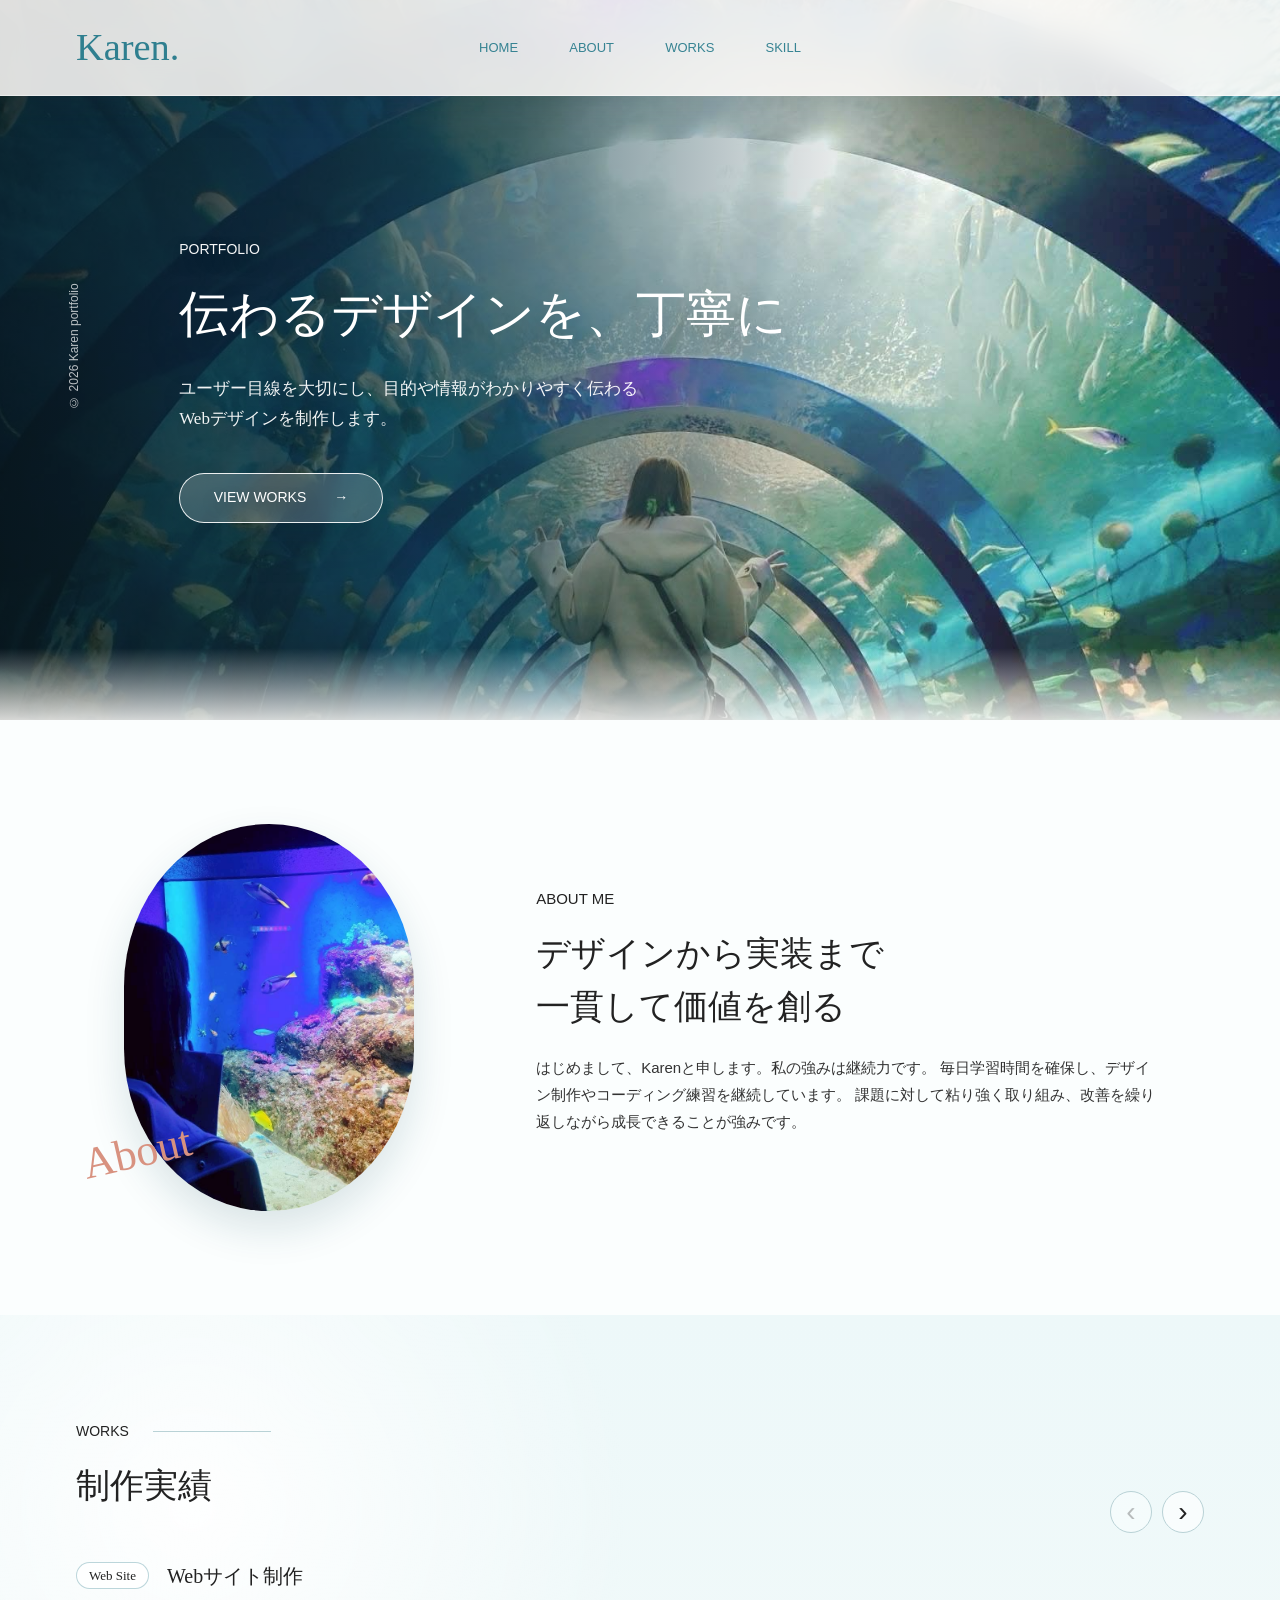
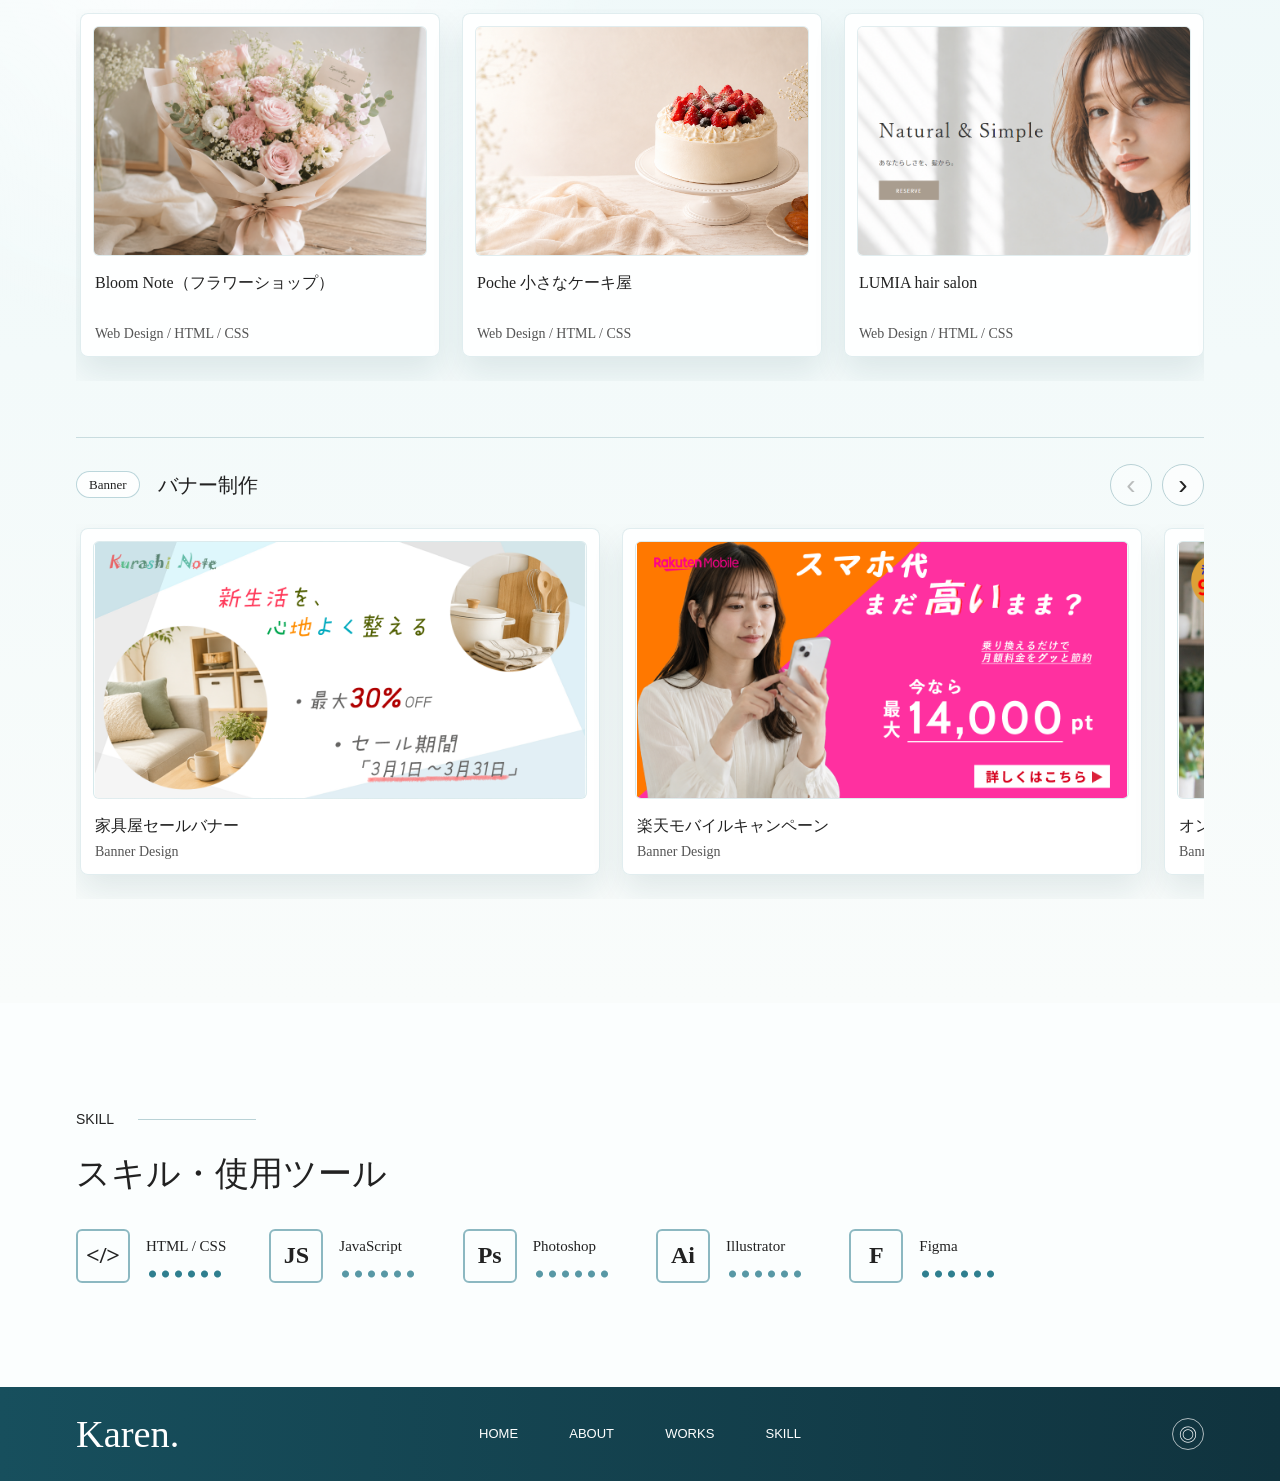
<file: index.html>
<!DOCTYPE html>
<html lang="ja">
<head>
  <meta charset="UTF-8">
  <meta name="viewport" content="width=device-width, initial-scale=1.0">
  <title>Karen Portfolio</title>
  <link rel="stylesheet" href="styles.css">
  <script src="script.js" defer></script>
</head>
<body>
  <header class="site-header">
    <a class="logo" href="#top">Karen.</a>
    <nav class="nav" aria-label="Main navigation">
      <a href="#top">HOME</a>
      <a href="#about">ABOUT</a>
      <a href="#works">WORKS</a>
      <a href="#skill">SKILL</a>
    </nav>
  </header>

  <main id="top">
    <section class="hero" aria-label="Portfolio introduction">
      <p class="vertical-copy">© 2026 Karen portfolio</p>
      <div class="hero-content">
        <p class="section-kicker">PORTFOLIO</p>
        <h1>伝わるデザインを、丁寧に</h1>
        <p class="hero-lead">ユーザー目線を大切にし、目的や情報がわかりやすく伝わる<br>Webデザインを制作します。</p>
        <a class="outline-button" href="#works">
          VIEW WORKS
          <span aria-hidden="true">→</span>
        </a>
      </div>
    </section>

    <section class="about section" id="about">
      <div class="about-photo-wrap">
        <img class="about-photo" src="images/profile-designer.jpg" alt="Web designer Karen profile portrait">
        <p class="script-label">About</p>
      </div>
      <div class="about-text">
        <p class="section-kicker">ABOUT ME</p>
        <h2>デザインから実装まで<br>一貫して価値を創る</h2>
        <p>
         はじめまして、Karenと申します。私の強みは継続力です。
         毎日学習時間を確保し、デザイン制作やコーディング練習を継続しています。
         課題に対して粘り強く取り組み、改善を繰り返しながら成長できることが強みです。
        </p>
      </div>
    </section>

    <section class="works section band" id="works">
      <div class="section-heading">
        <div>
          <p class="section-kicker with-line">WORKS</p>
          <h2>制作実績</h2>
        </div>

        <div class="work-controls" aria-label="Works slider controls">
          <button class="work-control work-control-prev" type="button" aria-label="Previous work">
            <span aria-hidden="true">&lsaquo;</span>
          </button>
          <button class="work-control work-control-next" type="button" aria-label="Next work">
            <span aria-hidden="true">&rsaquo;</span>
          </button>
        </div>
      </div>

      <div class="works-category">
        <p class="category-label">Web Site</p>
        <h3>Webサイト制作</h3>
      </div>

      <div class="work-grid" tabindex="0" aria-label="Works slider">
      
        <article class="work-card bloom-note">
          <a class="work-link" href="./create%20HP/index.html#" target="_blank" rel="noopener">
            <div class="work-visual screenshot-visual">
              <img src="images/flower.PNG" alt="Bloom Noteトップページのスクリーンショット">
            </div>
            <h3>Bloom Note（フラワーショップ）</h3>
            <p>Web Design / HTML / CSS</p>
          </a>
        </article>

        <article class="work-card poche">
          <a class="work-link" href="./ケーキ屋/index.html" target="_blank" rel="noopener">
            <div class="work-visual screenshot-visual">
              <img src="images/ケーキ屋.PNG" alt="Poche 小さなケーキ屋トップページのスクリーンショット">
            </div>
            <h3>Poche 小さなケーキ屋</h3>
            <p>Web Design / HTML / CSS</p>
          </a>
        </article>

        <article class="work-card lumia">
          <a class="work-link" href="./美容室HP/index.html#menu" target="_blank" rel="noopener">
            <div class="work-visual screenshot-visual">
              <img src="images/美容室.PNG" alt="LUMIA hair salonトップページのスクリーンショット">
            </div>
            <h3>LUMIA hair salon</h3>
            <p>Web Design / HTML / CSS</p>
          </a>
        </article>

        <article class="work-card yunagi">
          <a class="work-link" href="./酒場%20夕凪/index.html" target="_blank" rel="noopener">
            <div class="work-visual screenshot-visual">
              <img src="images/sakaba-yunagi.png" alt="酒場 夕凪トップページのスクリーンショット">
            </div>
            <h3>酒場 夕凪</h3>
            <p>Web Design / HTML / CSS</p>
          </a>
        </article>

        <article class="work-card hidamari-fit">
          <a class="work-link" href="./スポーツ/index.html#features" target="_blank" rel="noopener">
            <div class="work-visual screenshot-visual">
              <img src="images/hidamari-fit.png" alt="ひだまりフィットトップページのスクリーンショット">
            </div>
            <h3>ひだまりフィット</h3>
            <p>Web Design / HTML / CSS</p>
          </a>
        </article>
      </div>

      <div class="works-category banner-category">
        <p class="category-label">Banner</p>
        <h3>バナー制作</h3>
        <div class="work-controls banner-controls" aria-label="Banner slider controls">
          <button class="work-control banner-control-prev" type="button" aria-label="Previous banner">
            <span aria-hidden="true">&lsaquo;</span>
          </button>
          <button class="work-control banner-control-next" type="button" aria-label="Next banner">
            <span aria-hidden="true">&rsaquo;</span>
          </button>
        </div>
      </div>

      <div class="banner-grid" tabindex="0" aria-label="Banner works slider">
        <article class="banner-card">
          <div class="banner-visual">
            <img src="images/banner-furniture.png" alt="家具屋セールバナー">
          </div>
          <h3>家具屋セールバナー</h3>
          <p>Banner Design</p>
        </article>

        <article class="banner-card">
          <div class="banner-visual">
            <img src="images/banner-rakuten-mobile.png" alt="楽天モバイルキャンペーンバナー">
          </div>
          <h3>楽天モバイルキャンペーン</h3>
          <p>Banner Design</p>
        </article>

        <article class="banner-card">
          <div class="banner-visual">
            <img src="images/banner-online-school.png" alt="オンラインスクール無料体験バナー">
          </div>
          <h3>オンラインスクール</h3>
          <p>Banner Design</p>
        </article>

        <article class="banner-card">
          <div class="banner-visual">
            <img src="images/banner-summer-sale.png" alt="サマーセールバナー">
          </div>
          <h3>サマーセール</h3>
          <p>Banner Design</p>
        </article>

        <article class="banner-card">
          <div class="banner-visual">
            <img src="images/banner-travel.png" alt="沖縄旅行キャンペーンバナー">
          </div>
          <h3>旅行会社キャンペーン</h3>
          <p>Banner Design</p>
        </article>

        <article class="banner-card square-banner">
          <div class="banner-visual">
            <img src="images/banner-new-product.png" alt="いちごミルクラテ新商品バナー">
          </div>
          <h3>新商品バナー</h3>
          <p>Banner Design</p>
        </article>

        <article class="banner-card">
          <div class="banner-visual">
            <img src="images/banner-diet.png" alt="ダイエット食品バナー">
          </div>
          <h3>ダイエット食品バナー</h3>
          <p>Banner Design</p>
        </article>
      </div>
    </section>

    <section class="skill section" id="skill">
      <p class="section-kicker with-line">SKILL</p>
      <h2>スキル・使用ツール</h2>
      <div class="skill-list">
        <div class="skill-item"><span>&lt;/&gt;</span><p>HTML / CSS</p><i style="--level: 5"></i></div>
        <div class="skill-item"><span>JS</span><p>JavaScript</p><i style="--level: 4"></i></div>
        <div class="skill-item"><span>Ps</span><p>Photoshop</p><i style="--level: 4"></i></div>
        <div class="skill-item"><span>Ai</span><p>Illustrator</p><i style="--level: 4"></i></div>
        <div class="skill-item"><span>F</span><p>Figma</p><i style="--level: 5"></i></div>
      </div>
    </section>

  <footer class="footer">
    <a class="logo" href="#top">Karen.</a>
    <nav class="footer-nav" aria-label="Footer navigation">
      <a href="#top">HOME</a>
      <a href="#about">ABOUT</a>
      <a href="#works">WORKS</a>
      <a href="#skill">SKILL</a>
    </nav>
    <a class="instagram" href="#" aria-label="Instagram">◎</a>
  </footer>
</body>
</html>
</file>
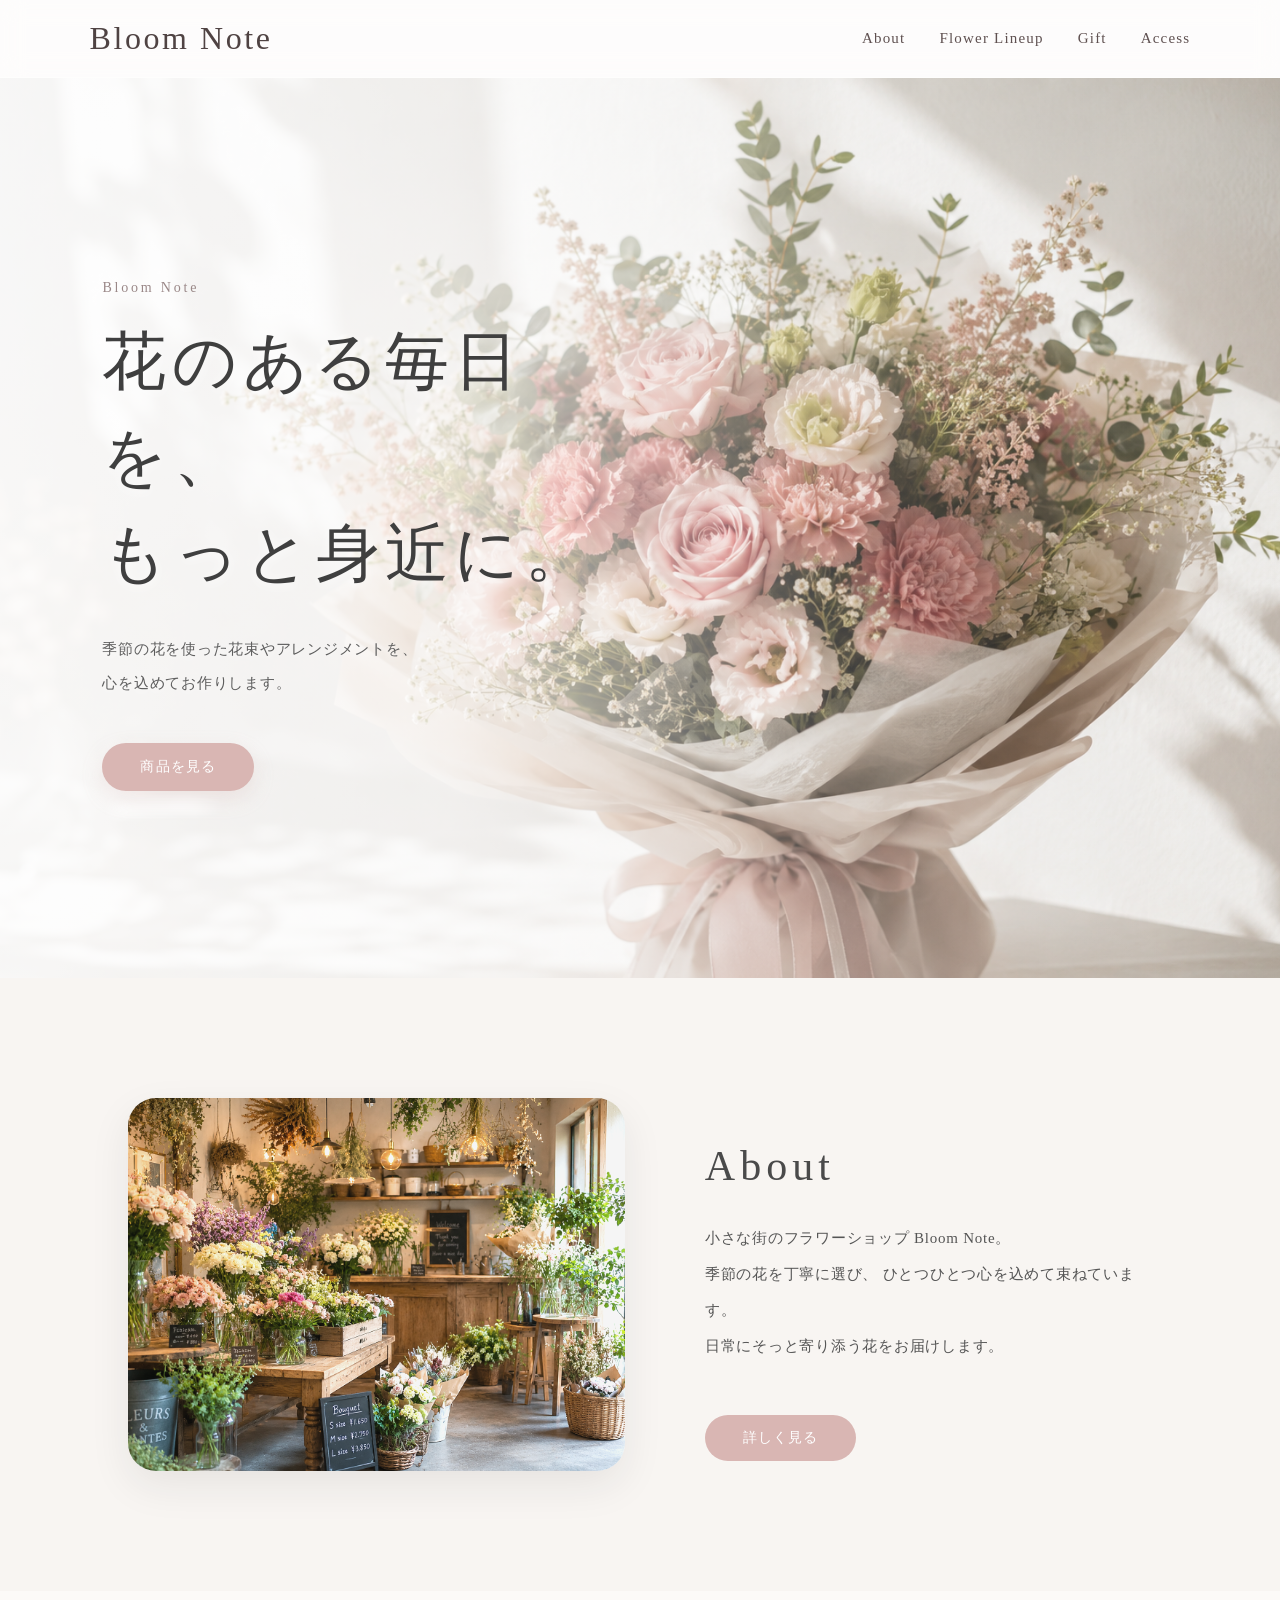
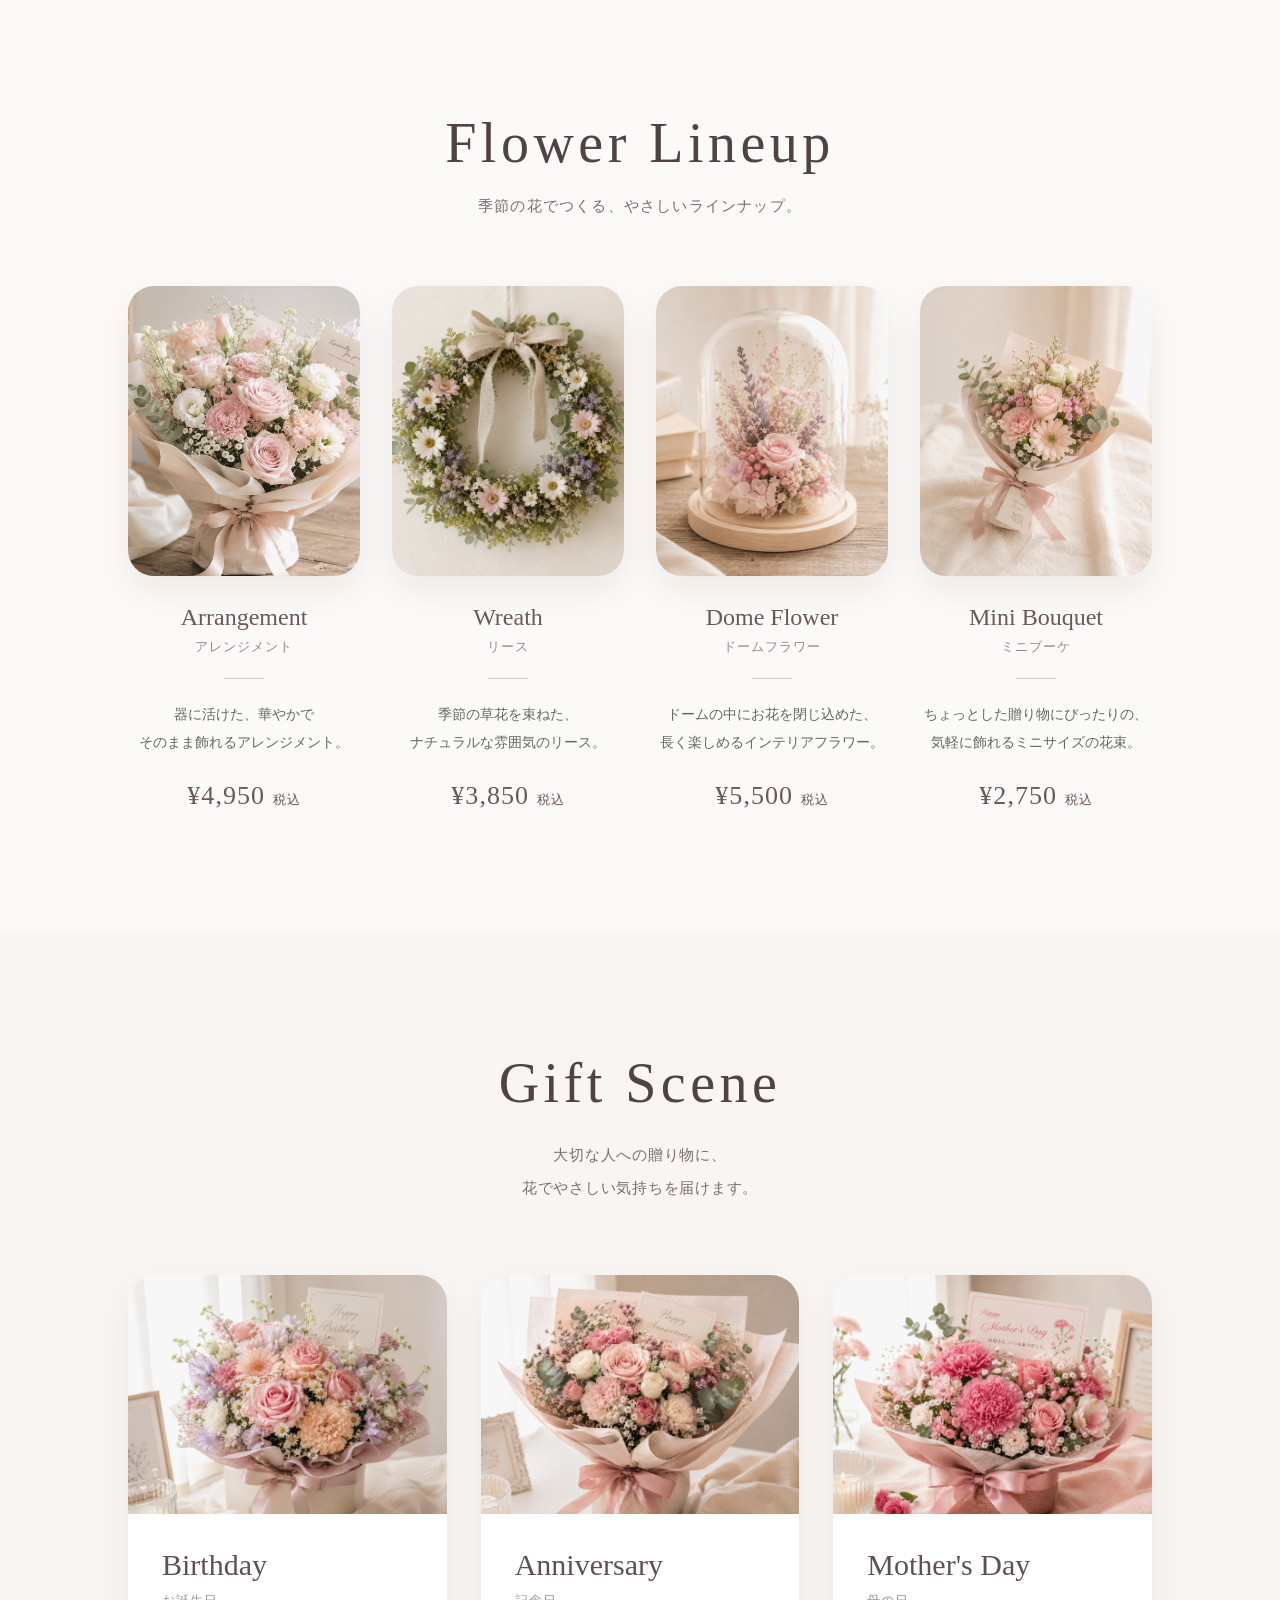
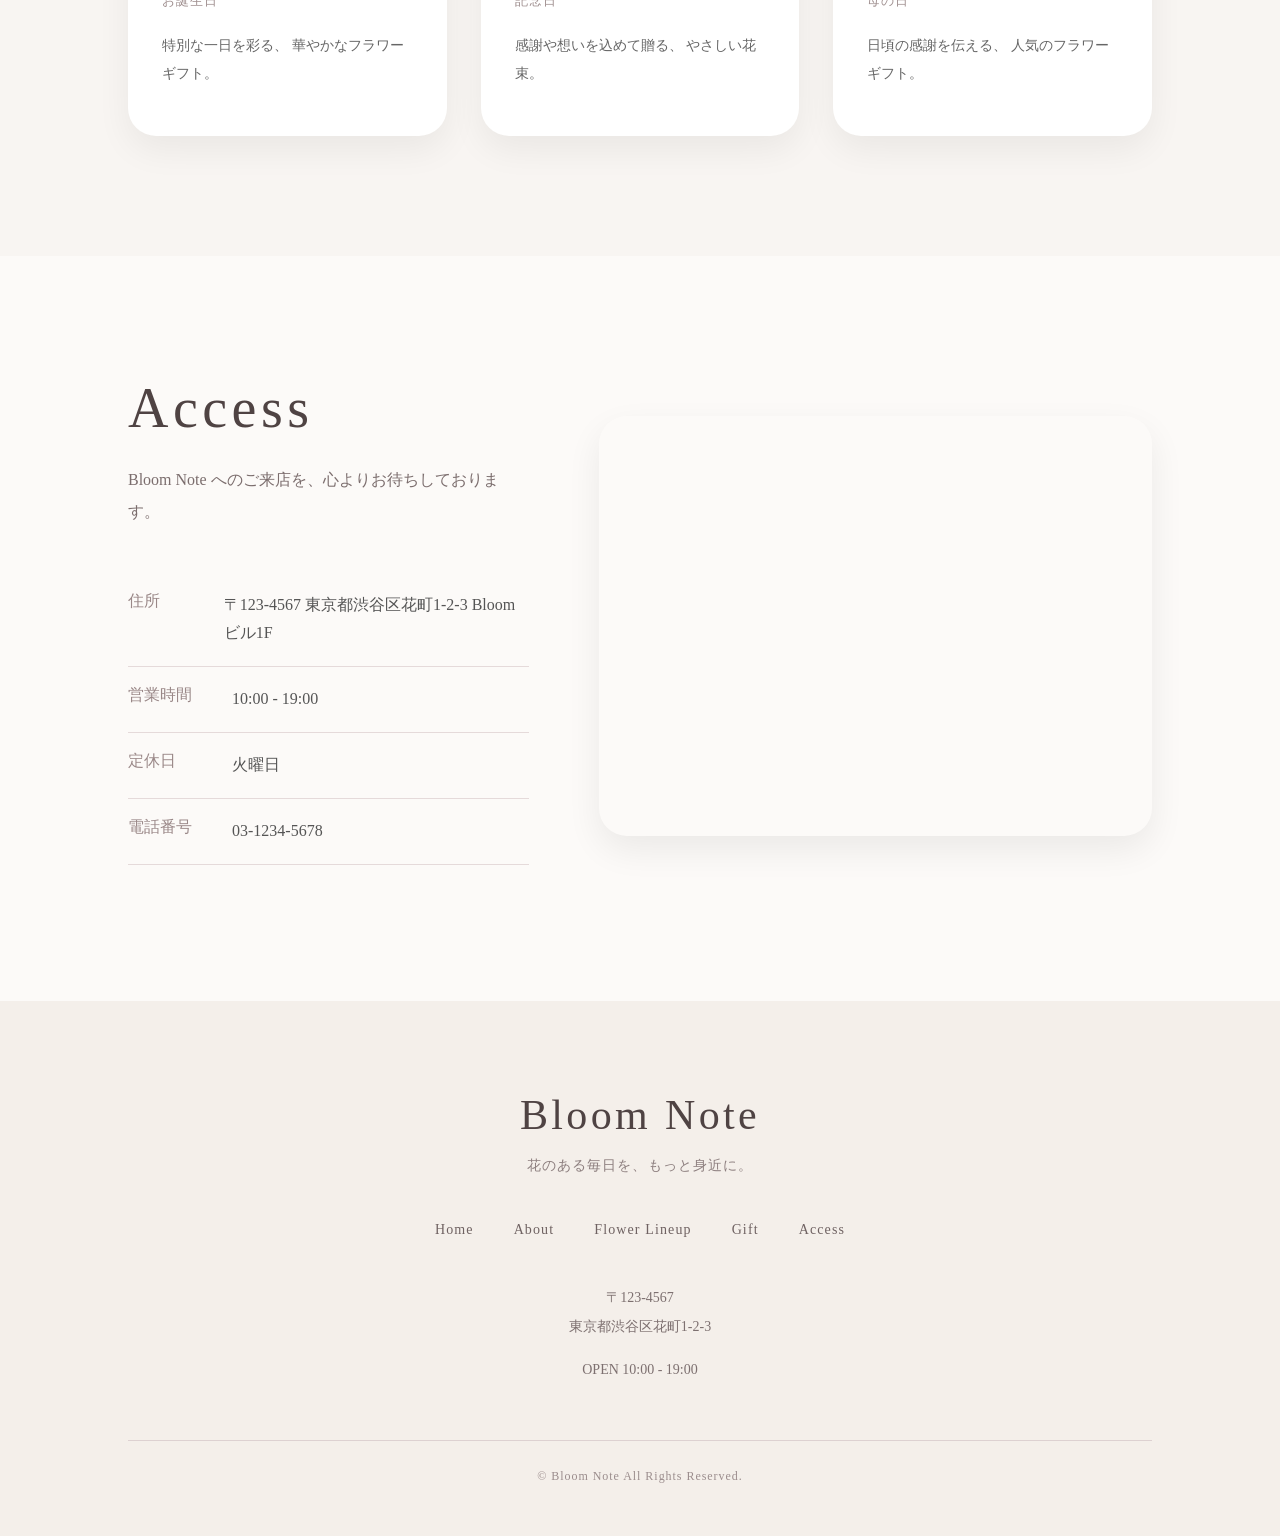
<file: create HP/index.html>
<!DOCTYPE html>
<html lang="ja">
<head>
  <meta charset="UTF-8">
  <title>Bloom Note</title>
  <link rel="stylesheet" href="styles.css">
</head>
<body>


<header class="header">

  <h1 class="logo">
    <a href="#home">Bloom Note</a>
  </h1>

  <nav class="nav">

    <a href="#about">About</a>

    <a href="#flower">Flower Lineup</a>

    <a href="#gift">Gift</a>

    <a href="#access">Access</a>

  </nav>

</header>

<section class="hero" id="home">

  <div class="hero-overlay"></div>

  <div class="hero-text">

    <p class="hero-sub">
      Bloom Note
    </p>

    <h2>
      花のある毎日を、<br>
      もっと身近に。
    </h2>

    <p class="hero-desc">
      季節の花を使った花束やアレンジメントを、<br>
      心を込めてお作りします。
    </p>

    <div class="hero-buttons">

      <a href="#flower" class="btn btn-pink">
        商品を見る
      </a>

    </div>

  </div>

</section>

<section class="about" id="about">

  <div class="about-img">
    <img src="images/shop.jpg" alt="Bloom Note 店内写真">
  </div>

  <div class="about-text">

    <h2>About</h2>

    <p>
      小さな街のフラワーショップ Bloom Note。<br>
      季節の花を丁寧に選び、
      ひとつひとつ心を込めて束ねています。<br>
      日常にそっと寄り添う花をお届けします。
    </p>

    <a href="#" class="btn">
      詳しく見る
    </a>

  </div>

</section>

<section class="lineup" id="flower">

  <h2>Flower Lineup</h2>
  <p class="lineup-sub">季節の花でつくる、やさしいラインナップ。</p>

  <div class="lineup-grid">

    <div class="lineup-card">
      <img src="images/arrangement.jpg" alt="アレンジメント">
      <h3>Arrangement</h3>
      <span>アレンジメント</span>
      <div class="line"></div>
      <p>器に活けた、華やかで<br>そのまま飾れるアレンジメント。</p>
      <div class="price">¥4,950 <small>税込</small></div>
    </div>

    <div class="lineup-card">
      <img src="images/wreath.jpg" alt="リース">
      <h3>Wreath</h3>
      <span>リース</span>
      <div class="line"></div>
      <p>季節の草花を束ねた、<br>ナチュラルな雰囲気のリース。</p>
      <div class="price">¥3,850 <small>税込</small></div>
    </div>

    <div class="lineup-card">
      <img src="images/dome-flower.jpg" alt="ドームフラワー">
      <h3>Dome Flower</h3>
      <span>ドームフラワー</span>
      <div class="line"></div>
      <p>ドームの中にお花を閉じ込めた、<br>長く楽しめるインテリアフラワー。</p>
      <div class="price">¥5,500 <small>税込</small></div>
    </div>

    <div class="lineup-card">
      <img src="images/mini-bouquet.jpg" alt="ミニブーケ">
      <h3>Mini Bouquet</h3>
      <span>ミニブーケ</span>
      <div class="line"></div>
      <p>ちょっとした贈り物にぴったりの、<br>気軽に飾れるミニサイズの花束。</p>
      <div class="price">¥2,750 <small>税込</small></div>
    </div>

  </div>

</section>

</section>

<section class="gift" id="gift">

  <div class="gift-head">
    <h2>Gift Scene</h2>

    <p>
      大切な人への贈り物に、<br>
      花でやさしい気持ちを届けます。
    </p>
  </div>


  <div class="gift-grid">

    <!-- 誕生日 -->

    <div class="gift-card">

      <img
        src="images/gift-birthday.jpg"
        alt="誕生日ギフト">

      <div class="gift-text">

        <h3>Birthday</h3>

        <span>お誕生日</span>

        <p>
          特別な一日を彩る、
          華やかなフラワーギフト。
        </p>

      </div>

    </div>


    <!-- 記念日 -->

    <div class="gift-card">

      <img
        src="images/gift-anniversary.jpg"
        alt="記念日ギフト">

      <div class="gift-text">

        <h3>Anniversary</h3>

        <span>記念日</span>

        <p>
          感謝や想いを込めて贈る、
          やさしい花束。
        </p>

      </div>

    </div>


    <!-- 母の日 -->

    <div class="gift-card">

      <img
        src="images/gift-mothersday.jpg"
        alt="母の日ギフト">

      <div class="gift-text">

        <h3>Mother's Day</h3>

        <span>母の日</span>

        <p>
          日頃の感謝を伝える、
          人気のフラワーギフト。
        </p>

      </div>

    </div>

  </div>

</section>

<section class="access" id="access">

  <div class="access-text">
    <h2>Access</h2>

    <p class="access-sub">
      Bloom Note へのご来店を、心よりお待ちしております。
    </p>

    <dl>
      <div>
        <dt>住所</dt>
        <dd>〒123-4567 東京都渋谷区花町1-2-3 Bloomビル1F</dd>
      </div>

      <div>
        <dt>営業時間</dt>
        <dd>10:00 - 19:00</dd>
      </div>

      <div>
        <dt>定休日</dt>
        <dd>火曜日</dd>
      </div>

      <div>
        <dt>電話番号</dt>
        <dd>03-1234-5678</dd>
      </div>
    </dl>
  </div>

  <div class="access-map">
    <iframe
      src="https://www.google.com/maps?q=渋谷駅&output=embed"
      loading="lazy">
    </iframe>
  </div>

</section>

<footer class="footer">

  <div class="footer-logo">
    <h2>Bloom Note</h2>

    <p>
      花のある毎日を、もっと身近に。
    </p>
  </div>


  <nav class="footer-nav">

    <a href="#home">Home</a>

    <a href="#about">About</a>

    <a href="#flower">Flower Lineup</a>

    <a href="#gift">Gift</a>

    <a href="#access">Access</a>

  </nav>


  <div class="footer-info">

    <p>
      〒123-4567<br>
      東京都渋谷区花町1-2-3
    </p>

    <p>
      OPEN 10:00 - 19:00
    </p>

  </div>


  <p class="copyright">
    © Bloom Note All Rights Reserved.
  </p>

</footer>

</body>


</html>
</file>
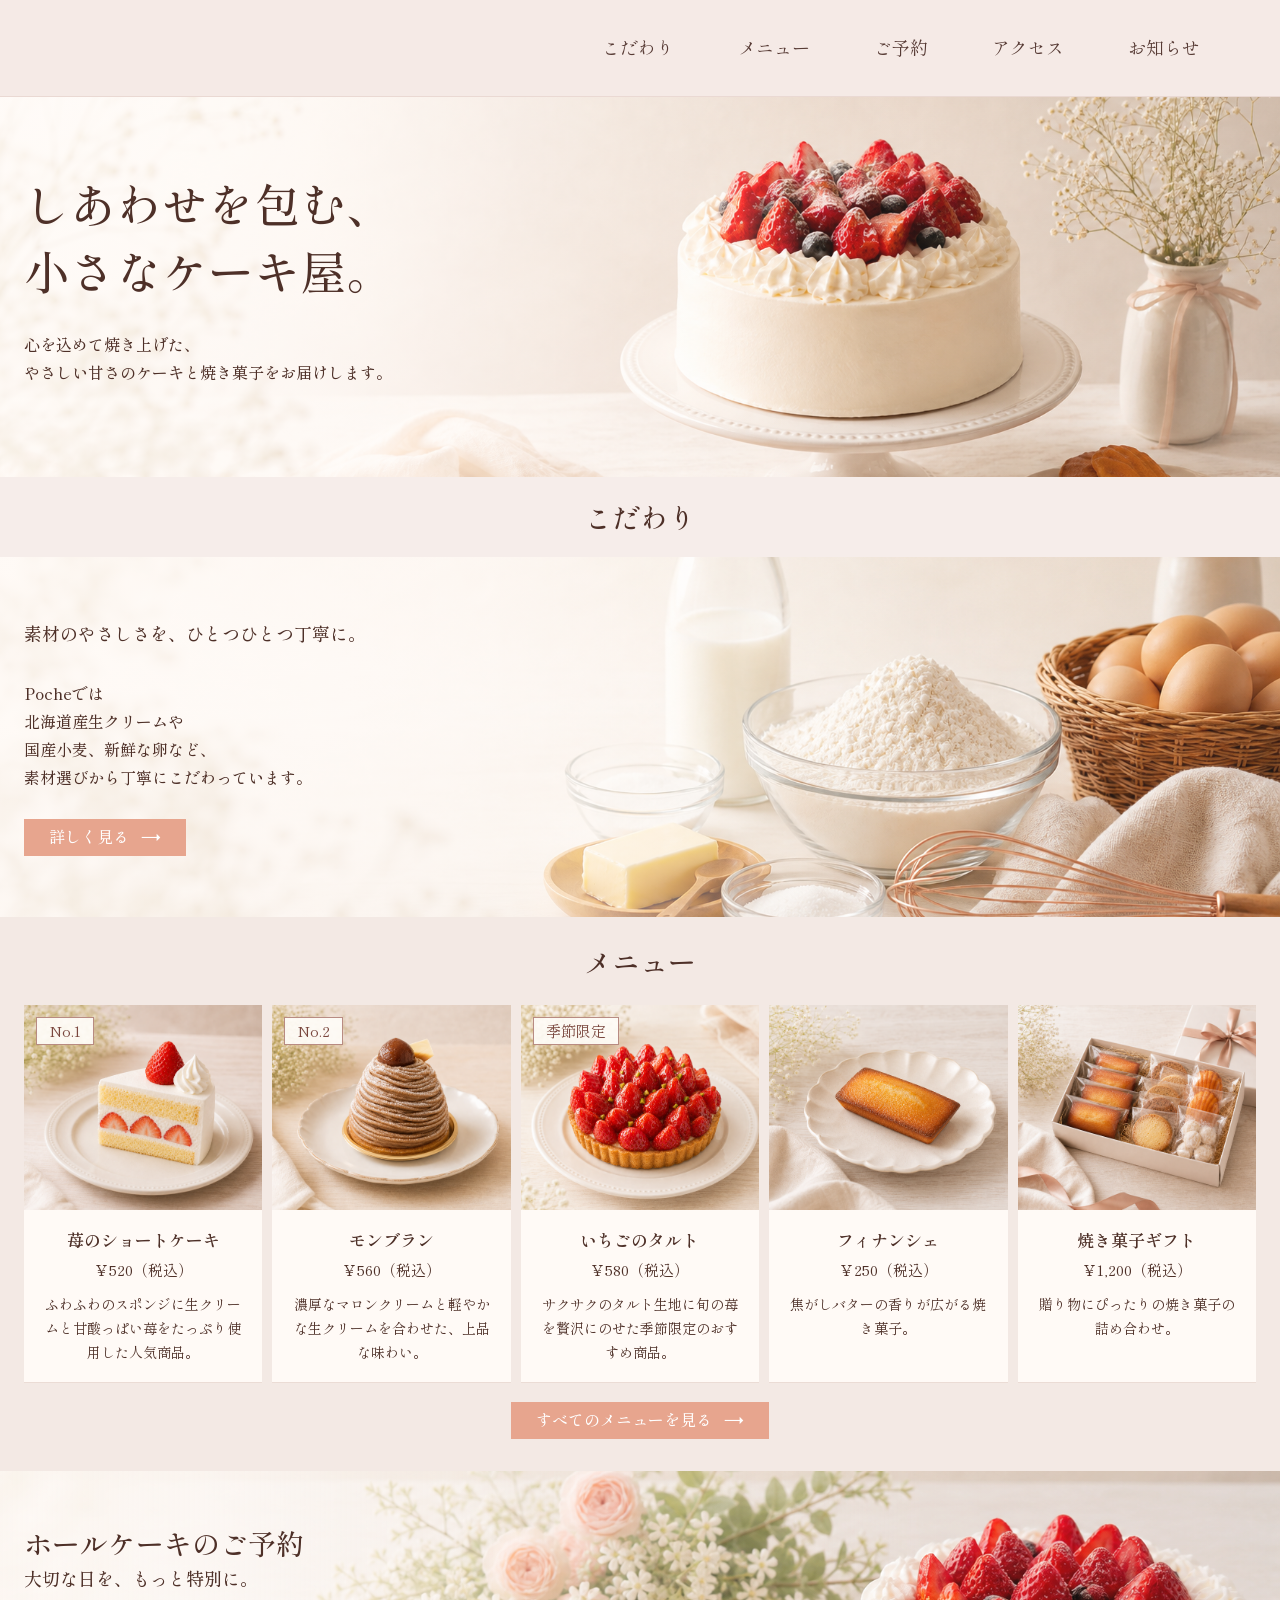
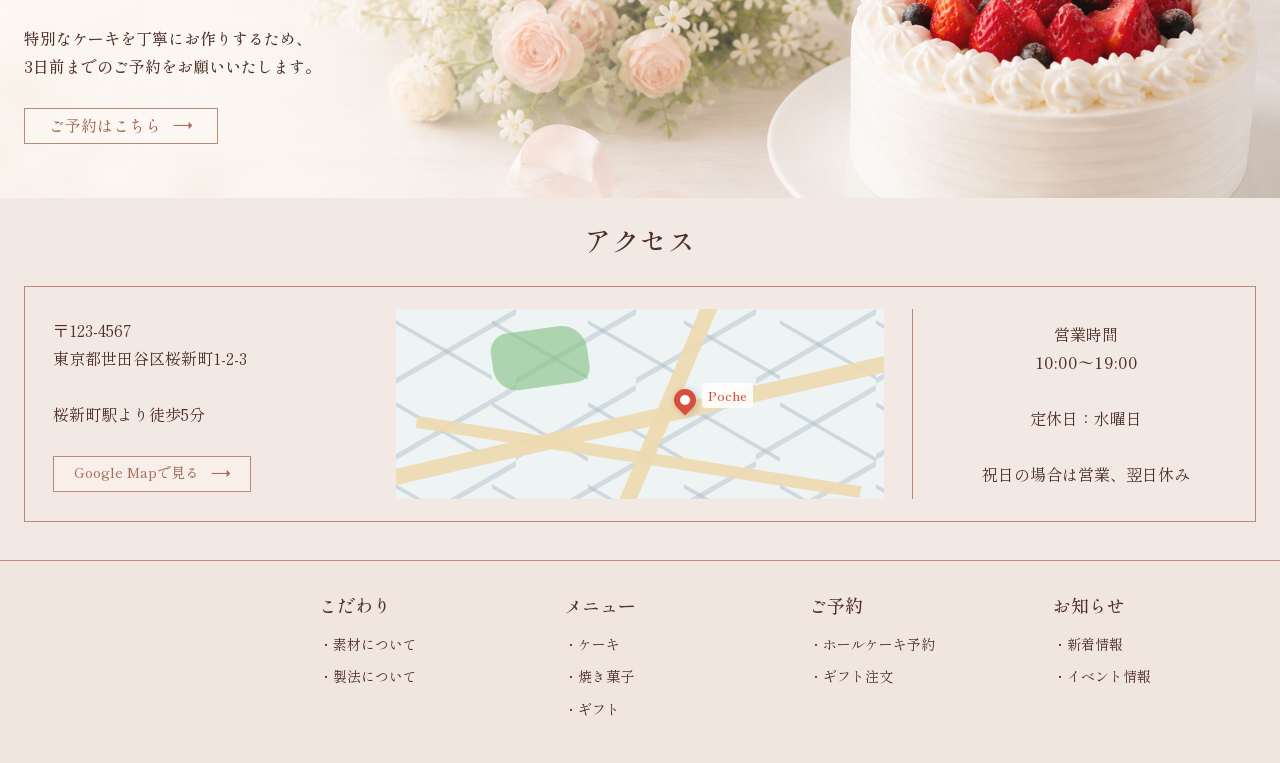
<file: ケーキ屋/index.html>
<!DOCTYPE html>
<html lang="ja">
<head>
  <meta charset="UTF-8">
  <meta name="viewport" content="width=device-width, initial-scale=1.0">
  <title>Poche | 小さなケーキ屋</title>
  <link rel="preconnect" href="https://fonts.googleapis.com">
  <link rel="preconnect" href="https://fonts.gstatic.com" crossorigin>
  <link href="https://fonts.googleapis.com/css2?family=Noto+Serif+JP:wght@400;500;600&family=Shippori+Mincho:wght@400;500;600&display=swap" rel="stylesheet">
  <link rel="stylesheet" href="styles.css">
</head>
<body>
  <header class="site-header">
    <div class="header-inner">
      <a class="brand" href="#" aria-label="Poche ポッシュ">
        <span class="brand-name">Poche</span>
        <span class="brand-kana">ポッシュ</span>
      </a>

      <input class="nav-toggle" type="checkbox" id="nav-toggle">

      <label class="hamburger" for="nav-toggle" aria-label="メニューを開く">
        <span></span>
        <span></span>
        <span></span>
      </label>

      <nav class="global-nav" aria-label="メインメニュー">
        <a href="#concept">こだわり</a>
        <a href="#menu">メニュー</a>
        <a href="#reservation">ご予約</a>
        <a href="#access">アクセス</a>
        <a href="#news">お知らせ</a>
      </nav>
    </div>
  </header>

  <main>
    <section class="hero">
      <div class="section-inner hero-copy">
        <h1>しあわせを包む、<br>小さなケーキ屋。</h1>
        <p>
          心を込めて焼き上げた、<br>
          やさしい甘さのケーキと焼き菓子をお届けします。
        </p>
      </div>
    </section>

    <section class="section-title" id="concept">
      <h2>こだわり</h2>
    </section>

    <section class="concept">
      <div class="section-inner concept-copy">
        <p class="lead">素材のやさしさを、ひとつひとつ丁寧に。</p>
        <p>
          Pocheでは<br>
          北海道産生クリームや<br>
          国産小麦、新鮮な卵など、<br>
          素材選びから丁寧にこだわっています。
        </p>
        <a class="button filled" href="#concept">詳しく見る</a>
      </div>
    </section>

    <section class="menu-section" id="menu">
      <div class="section-inner">
        <h2>メニュー</h2>

        <div class="menu-grid">
          <article class="menu-card">
            <span class="badge">No.1</span>
            <img src="images/shortcake.png" alt="苺のショートケーキ">
            <div class="menu-body">
              <h3>苺のショートケーキ</h3>
              <p class="price">￥520（税込）</p>
              <p>ふわふわのスポンジに生クリームと甘酸っぱい苺をたっぷり使用した人気商品。</p>
            </div>
          </article>

          <article class="menu-card">
            <span class="badge">No.2</span>
            <img src="images/montblanc.png" alt="モンブラン">
            <div class="menu-body">
              <h3>モンブラン</h3>
              <p class="price">￥560（税込）</p>
              <p>濃厚なマロンクリームと軽やかな生クリームを合わせた、上品な味わい。</p>
            </div>
          </article>

          <article class="menu-card">
            <span class="badge badge-season">季節限定</span>
            <img src="images/tart.png" alt="いちごのタルト">
            <div class="menu-body">
              <h3>いちごのタルト</h3>
              <p class="price">￥580（税込）</p>
              <p>サクサクのタルト生地に旬の苺を贅沢にのせた季節限定のおすすめ商品。</p>
            </div>
          </article>

          <article class="menu-card">
            <img src="images/financier.png" alt="フィナンシェ">
            <div class="menu-body">
              <h3>フィナンシェ</h3>
              <p class="price">￥250（税込）</p>
              <p>焦がしバターの香りが広がる焼き菓子。</p>
            </div>
          </article>

          <article class="menu-card">
            <img src="images/gift.png" alt="焼き菓子ギフト">
            <div class="menu-body">
              <h3>焼き菓子ギフト</h3>
              <p class="price">￥1,200（税込）</p>
              <p>贈り物にぴったりの焼き菓子の詰め合わせ。</p>
            </div>
          </article>
        </div>

        <a class="button filled menu-button" href="#menu">すべてのメニューを見る</a>
      </div>
    </section>

    <section class="reservation" id="reservation">
      <div class="section-inner reservation-copy">
        <h2>ホールケーキのご予約</h2>
        <p class="lead">大切な日を、もっと特別に。</p>
        <p>
          特別なケーキを丁寧にお作りするため、<br>
          3日前までのご予約をお願いいたします。
        </p>
        <a class="button outline" href="#reservation">ご予約はこちら</a>
      </div>
    </section>

    <section class="access-section" id="access">
      <div class="section-inner">
        <h2>アクセス</h2>

        <div class="access-box">
          <div class="address">
            <p>
              〒123-4567<br>
              東京都世田谷区桜新町1-2-3
            </p>
            <p>桜新町駅より徒歩5分</p>
            <a class="button outline small" href="https://www.google.com/maps" target="_blank" rel="noreferrer">Google Mapで見る</a>
          </div>

          <div class="map" aria-label="店舗周辺の地図イメージ">
            <span class="park"></span>
            <span class="route route-a"></span>
            <span class="route route-b"></span>
            <span class="route route-c"></span>
            <span class="pin"></span>
            <span class="map-label">Poche</span>
          </div>

          <div class="hours">
            <p>営業時間<br><strong>10:00〜19:00</strong></p>
            <p>定休日：水曜日</p>
            <p>祝日の場合は営業、翌日休み</p>
          </div>
        </div>
      </div>
    </section>
  </main>

  <footer class="site-footer" id="news">
    <div class="section-inner footer-grid">
      <div class="brand footer-brand">
        <span class="brand-name">Poche</span>
        <span class="brand-kana">ポッシュ</span>
      </div>

      <div>
        <h2>こだわり</h2>
        <a href="#concept">素材について</a>
        <a href="#concept">製法について</a>
      </div>

      <div>
        <h2>メニュー</h2>
        <a href="#menu">ケーキ</a>
        <a href="#menu">焼き菓子</a>
        <a href="#menu">ギフト</a>
      </div>

      <div>
        <h2>ご予約</h2>
        <a href="#reservation">ホールケーキ予約</a>
        <a href="#reservation">ギフト注文</a>
      </div>

      <div>
        <h2>お知らせ</h2>
        <a href="#news">新着情報</a>
        <a href="#news">イベント情報</a>
      </div>
    </div>
  </footer>
</body>
</html>
</file>
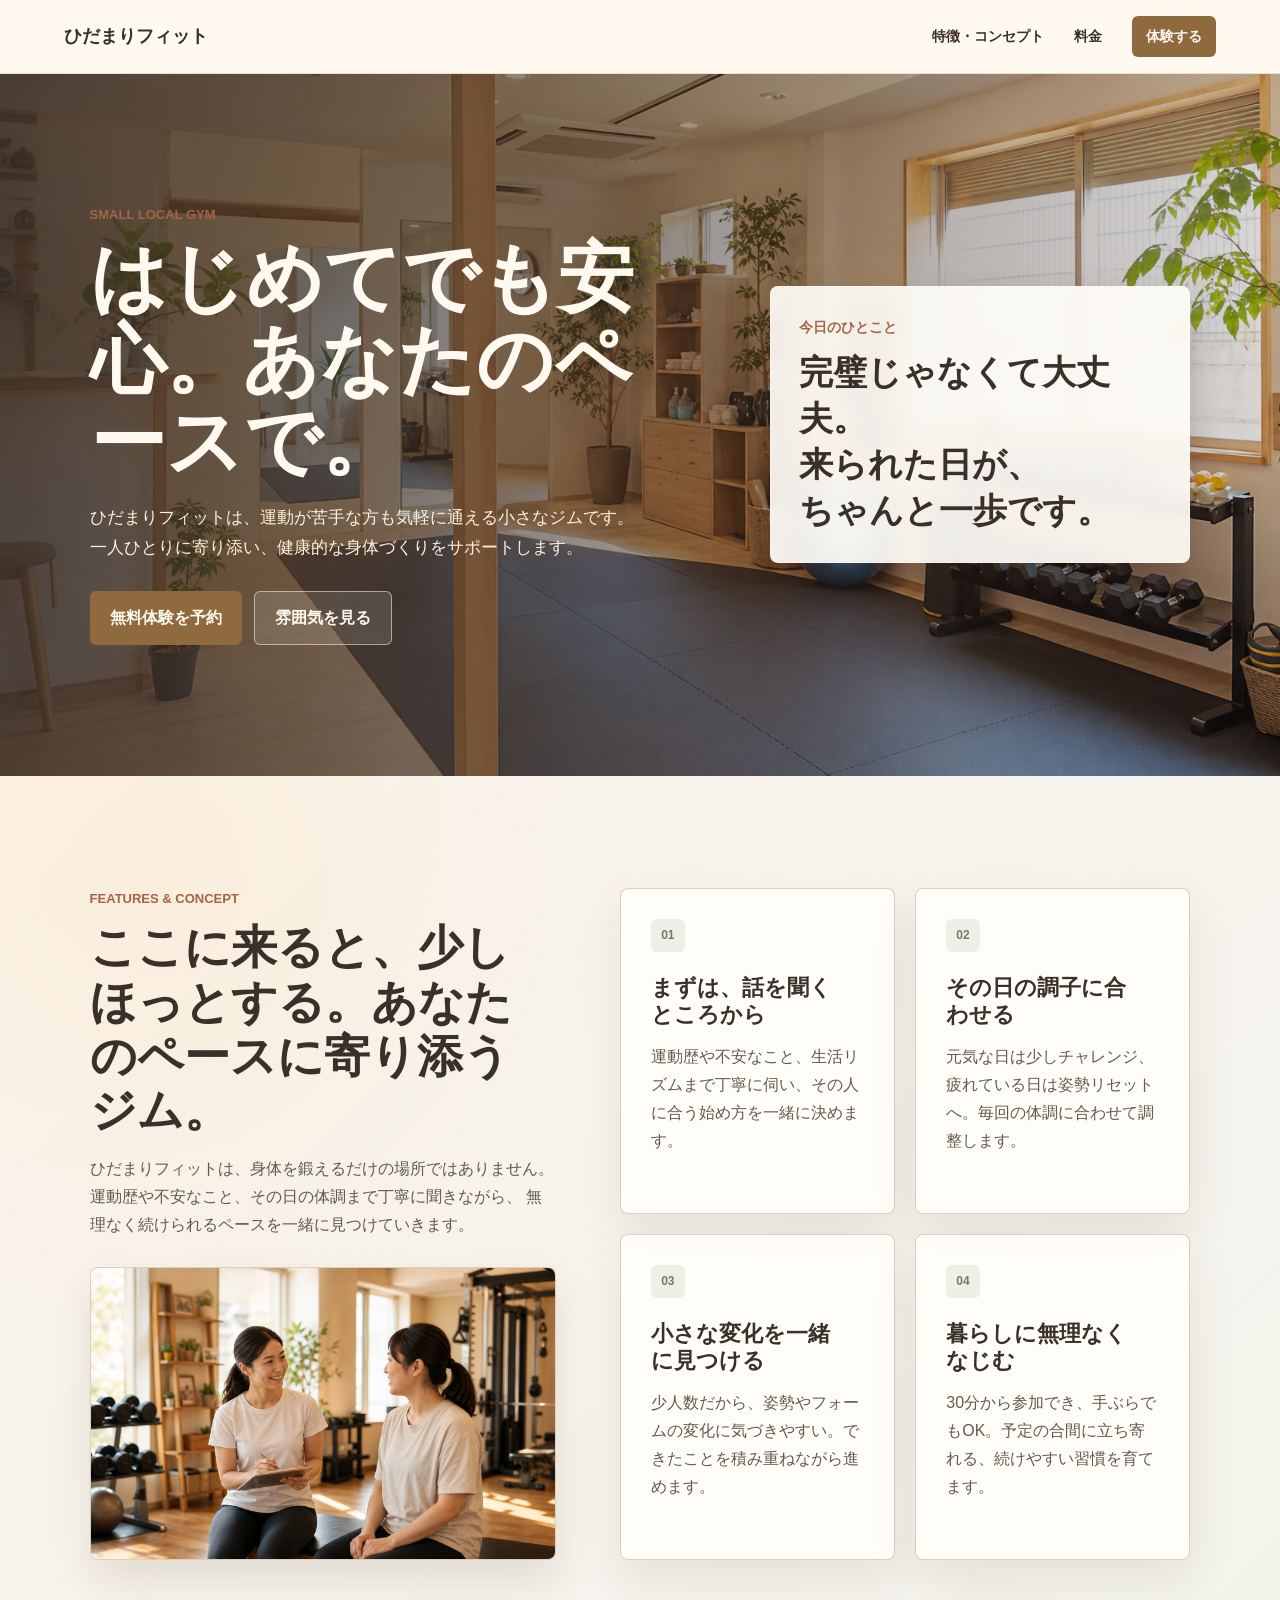
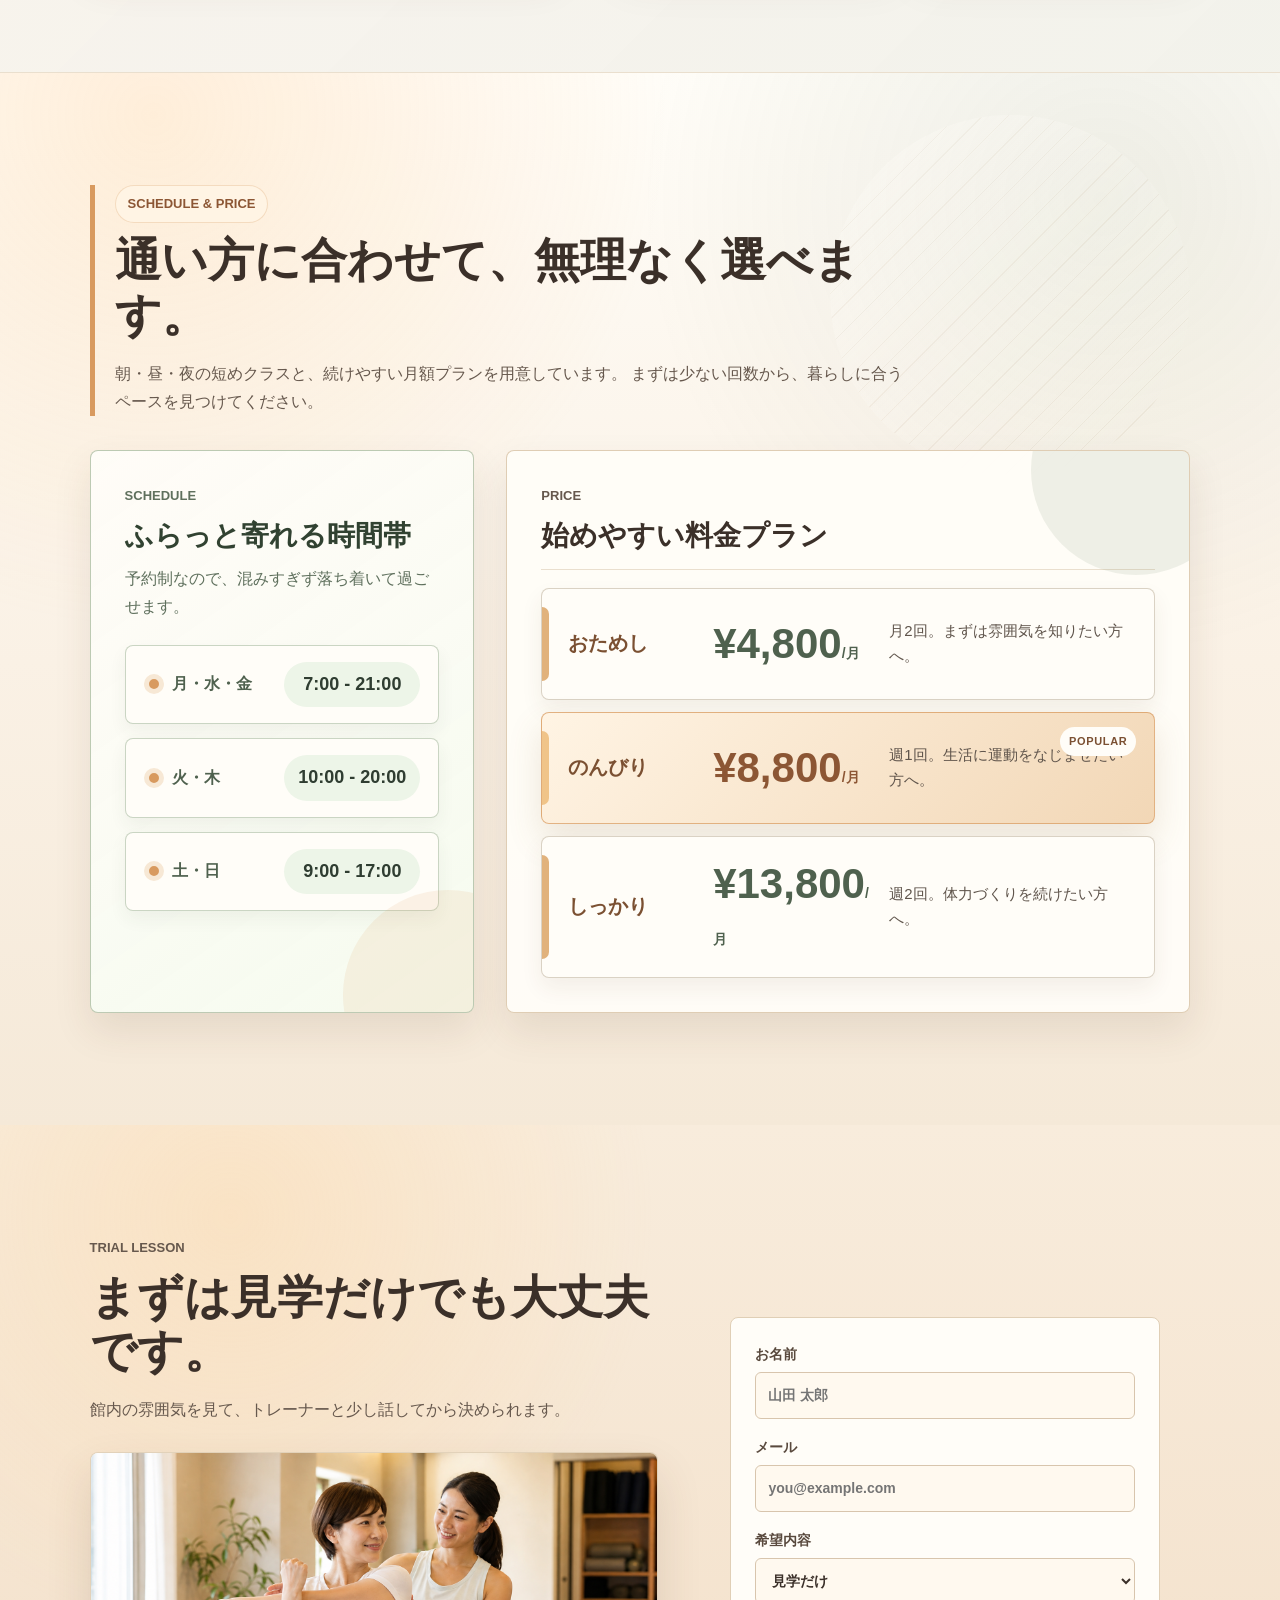
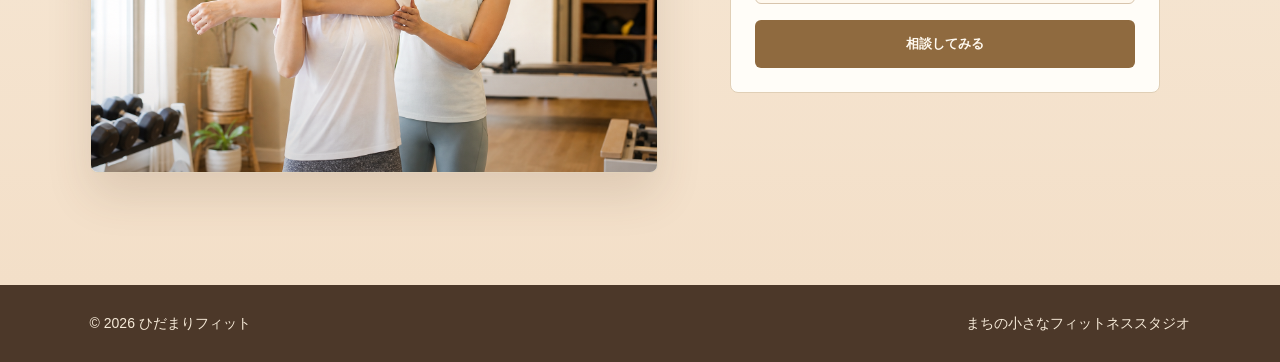
<file: スポーツ/index.html>
<!DOCTYPE html>
<html lang="ja">
<head>
  <meta charset="UTF-8">
  <meta name="viewport" content="width=device-width, initial-scale=1.0">
  <title>ひだまりフィット</title>
  <link rel="stylesheet" href="styles.css">
</head>
<body>
  <header class="site-header">
    <a class="logo" href="#">ひだまりフィット</a>
    <nav class="site-nav" aria-label="メインナビゲーション">
      <a href="#features">特徴・コンセプト</a>
      <a href="#price">料金</a>
      <a class="nav-button" href="#trial">体験する</a>
    </nav>
  </header>

  <main>
    <section class="hero">
      <div class="hero-content">
        <p class="eyebrow">Small Local Gym</p>
        <h1>はじめてでも安心。あなたのペースで。</h1>
        <p class="hero-copy">
          ひだまりフィットは、運動が苦手な方も気軽に通える小さなジムです。<br>
          一人ひとりに寄り添い、健康的な身体づくりをサポートします。
        </p>
        <div class="hero-actions">
          <a class="button primary" href="#trial">無料体験を予約</a>
          <a class="button secondary" href="#features">雰囲気を見る</a>
        </div>
      </div>
      <aside class="welcome-card" aria-label="ジムの空気感">
        <p>今日のひとこと</p>
        <strong>完璧じゃなくて大丈夫。<br>来られた日が、<br>ちゃんと一歩です。</strong>
      </aside>
    </section>

    <section id="features" class="features" aria-label="ジムの特徴とコンセプト">
      <div class="feature-heading">
        <p class="eyebrow">Features & Concept</p>
        <h2>ここに来ると、少しほっとする。あなたのペースに寄り添うジム。</h2>
        <p class="feature-lead">
          ひだまりフィットは、身体を鍛えるだけの場所ではありません。
          運動歴や不安なこと、その日の体調まで丁寧に聞きながら、
          無理なく続けられるペースを一緒に見つけていきます。
        </p>
        <figure class="feature-photo">
          <img src="images/feature-concept-trainer.png" alt="トレーナーが体験者の話を聞きながら運動プランを提案している様子">
        </figure>
      </div>
      <div class="feature-grid">
        <article>
          <strong>01</strong>
          <h3>まずは、話を聞くところから</h3>
          <p>運動歴や不安なこと、生活リズムまで丁寧に伺い、その人に合う始め方を一緒に決めます。</p>
        </article>
        <article>
          <strong>02</strong>
          <h3>その日の調子に合わせる</h3>
          <p>元気な日は少しチャレンジ、疲れている日は姿勢リセットへ。毎回の体調に合わせて調整します。</p>
        </article>
        <article>
          <strong>03</strong>
          <h3>小さな変化を一緒に見つける</h3>
          <p>少人数だから、姿勢やフォームの変化に気づきやすい。できたことを積み重ねながら進めます。</p>
        </article>
        <article>
          <strong>04</strong>
          <h3>暮らしに無理なくなじむ</h3>
          <p>30分から参加でき、手ぶらでもOK。予定の合間に立ち寄れる、続けやすい習慣を育てます。</p>
        </article>
      </div>
    </section>

    <section id="price" class="section plan-section">
      <div class="section-heading">
        <p class="eyebrow">Schedule & Price</p>
        <h2>通い方に合わせて、無理なく選べます。</h2>
        <p>
          朝・昼・夜の短めクラスと、続けやすい月額プランを用意しています。
          まずは少ない回数から、暮らしに合うペースを見つけてください。
        </p>
      </div>
      <div class="plan-layout">
        <div class="schedule-panel">
          <p class="eyebrow">Schedule</p>
          <h3>ふらっと寄れる時間帯</h3>
          <p>予約制なので、混みすぎず落ち着いて過ごせます。</p>
          <div class="schedule-list">
            <div><span>月・水・金</span><strong>7:00 - 21:00</strong></div>
            <div><span>火・木</span><strong>10:00 - 20:00</strong></div>
            <div><span>土・日</span><strong>9:00 - 17:00</strong></div>
          </div>
        </div>
        <div class="price-panel">
          <p class="eyebrow">Price</p>
          <h3>始めやすい料金プラン</h3>
          <div class="price-grid">
            <article class="price-card">
              <h3>おためし</h3>
              <p class="price">¥4,800<span>/月</span></p>
              <p>月2回。まずは雰囲気を知りたい方へ。</p>
            </article>
            <article class="price-card featured">
              <h3>のんびり</h3>
              <p class="price">¥8,800<span>/月</span></p>
              <p>週1回。生活に運動をなじませたい方へ。</p>
            </article>
            <article class="price-card">
              <h3>しっかり</h3>
              <p class="price">¥13,800<span>/月</span></p>
              <p>週2回。体力づくりを続けたい方へ。</p>
            </article>
          </div>
        </div>
      </div>
    </section>

    <section id="trial" class="trial-section">
      <div class="trial-content">
        <p class="eyebrow">Trial Lesson</p>
        <h2>まずは見学だけでも大丈夫です。</h2>
        <p>館内の雰囲気を見て、トレーナーと少し話してから決められます。</p>
        <figure class="trial-photo">
          <img src="images/trial-trainer.png" alt="トレーナーが体験レッスンに寄り添っている様子">
        </figure>
      </div>
      <form class="trial-form">
        <label>
          お名前
          <input type="text" name="name" placeholder="山田 太郎">
        </label>
        <label>
          メール
          <input type="email" name="email" placeholder="you@example.com">
        </label>
        <label>
          希望内容
          <select name="time">
            <option>見学だけ</option>
            <option>軽く体験したい</option>
            <option>相談して決めたい</option>
          </select>
        </label>
        <button type="submit">相談してみる</button>
      </form>
    </section>
  </main>

  <footer class="site-footer">
    <p>&copy; 2026 ひだまりフィット</p>
    <p>まちの小さなフィットネススタジオ</p>
  </footer>
</body>
</html>
</file>
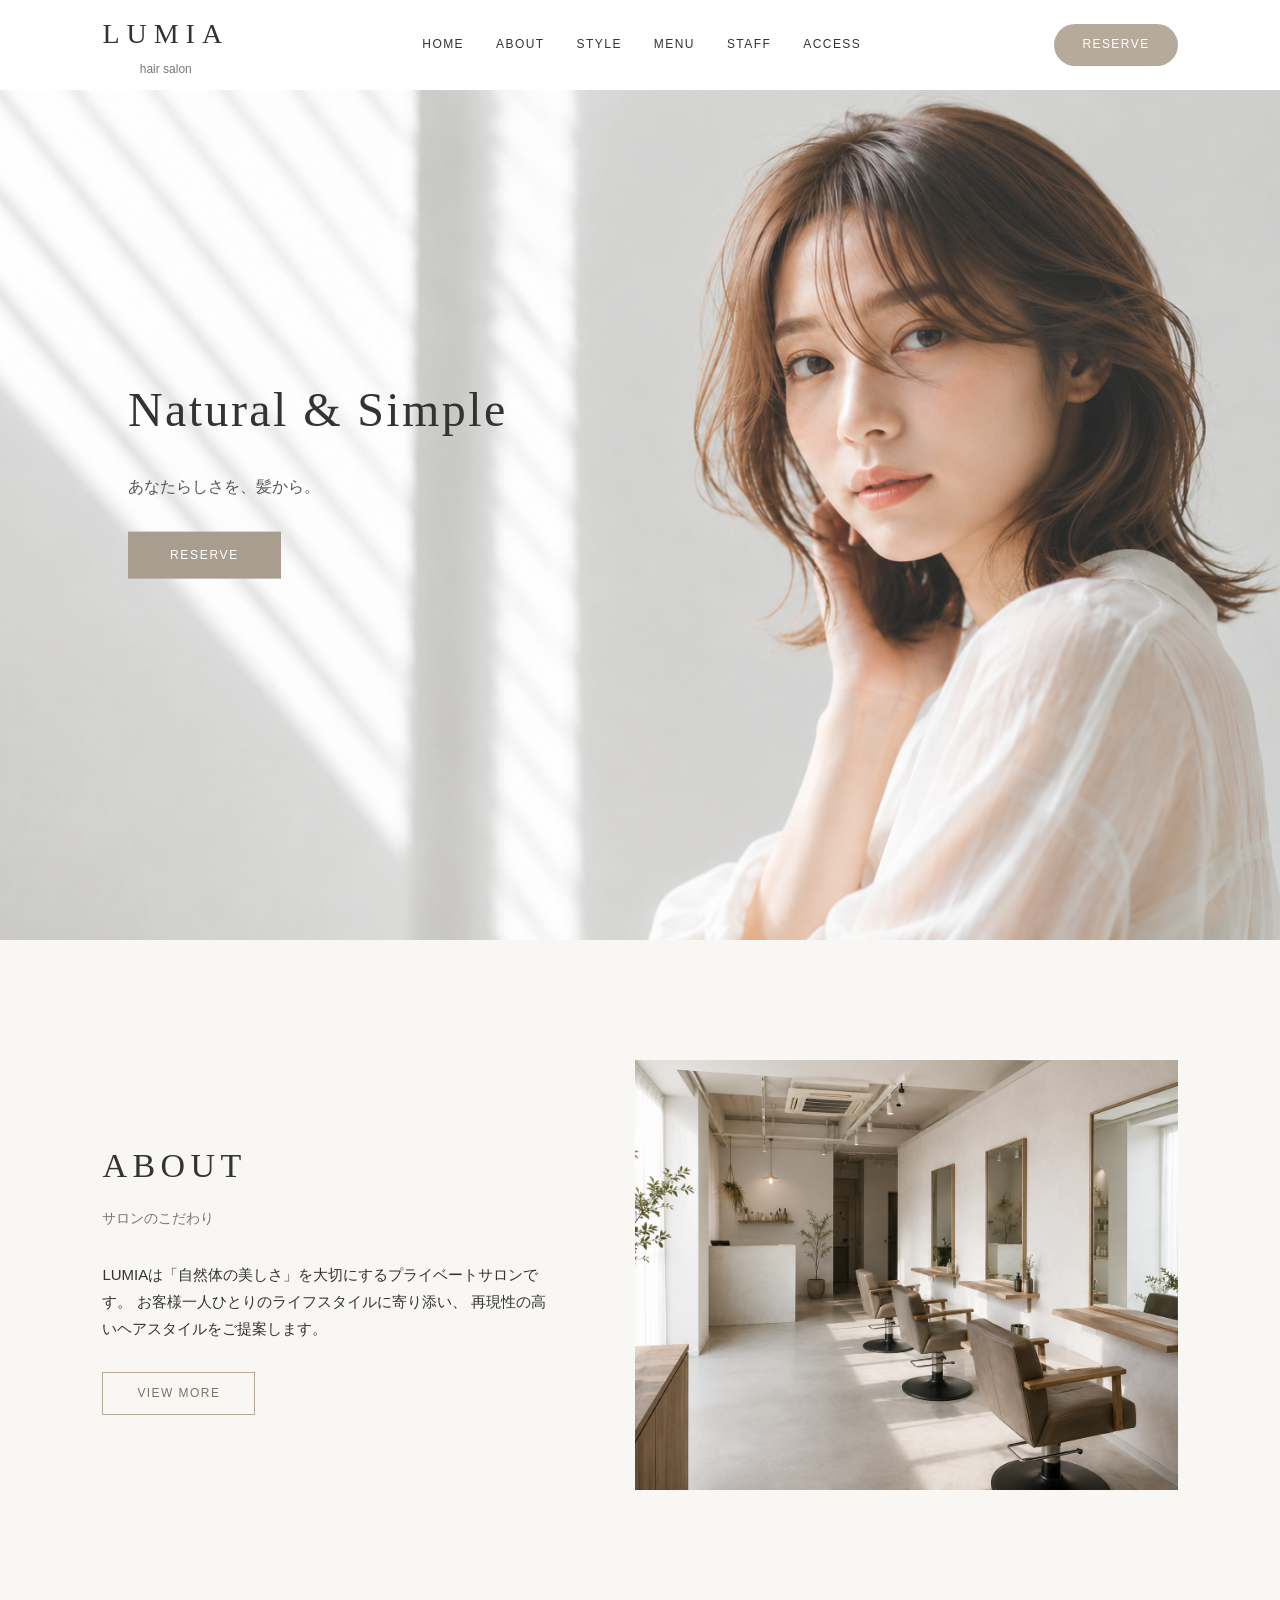
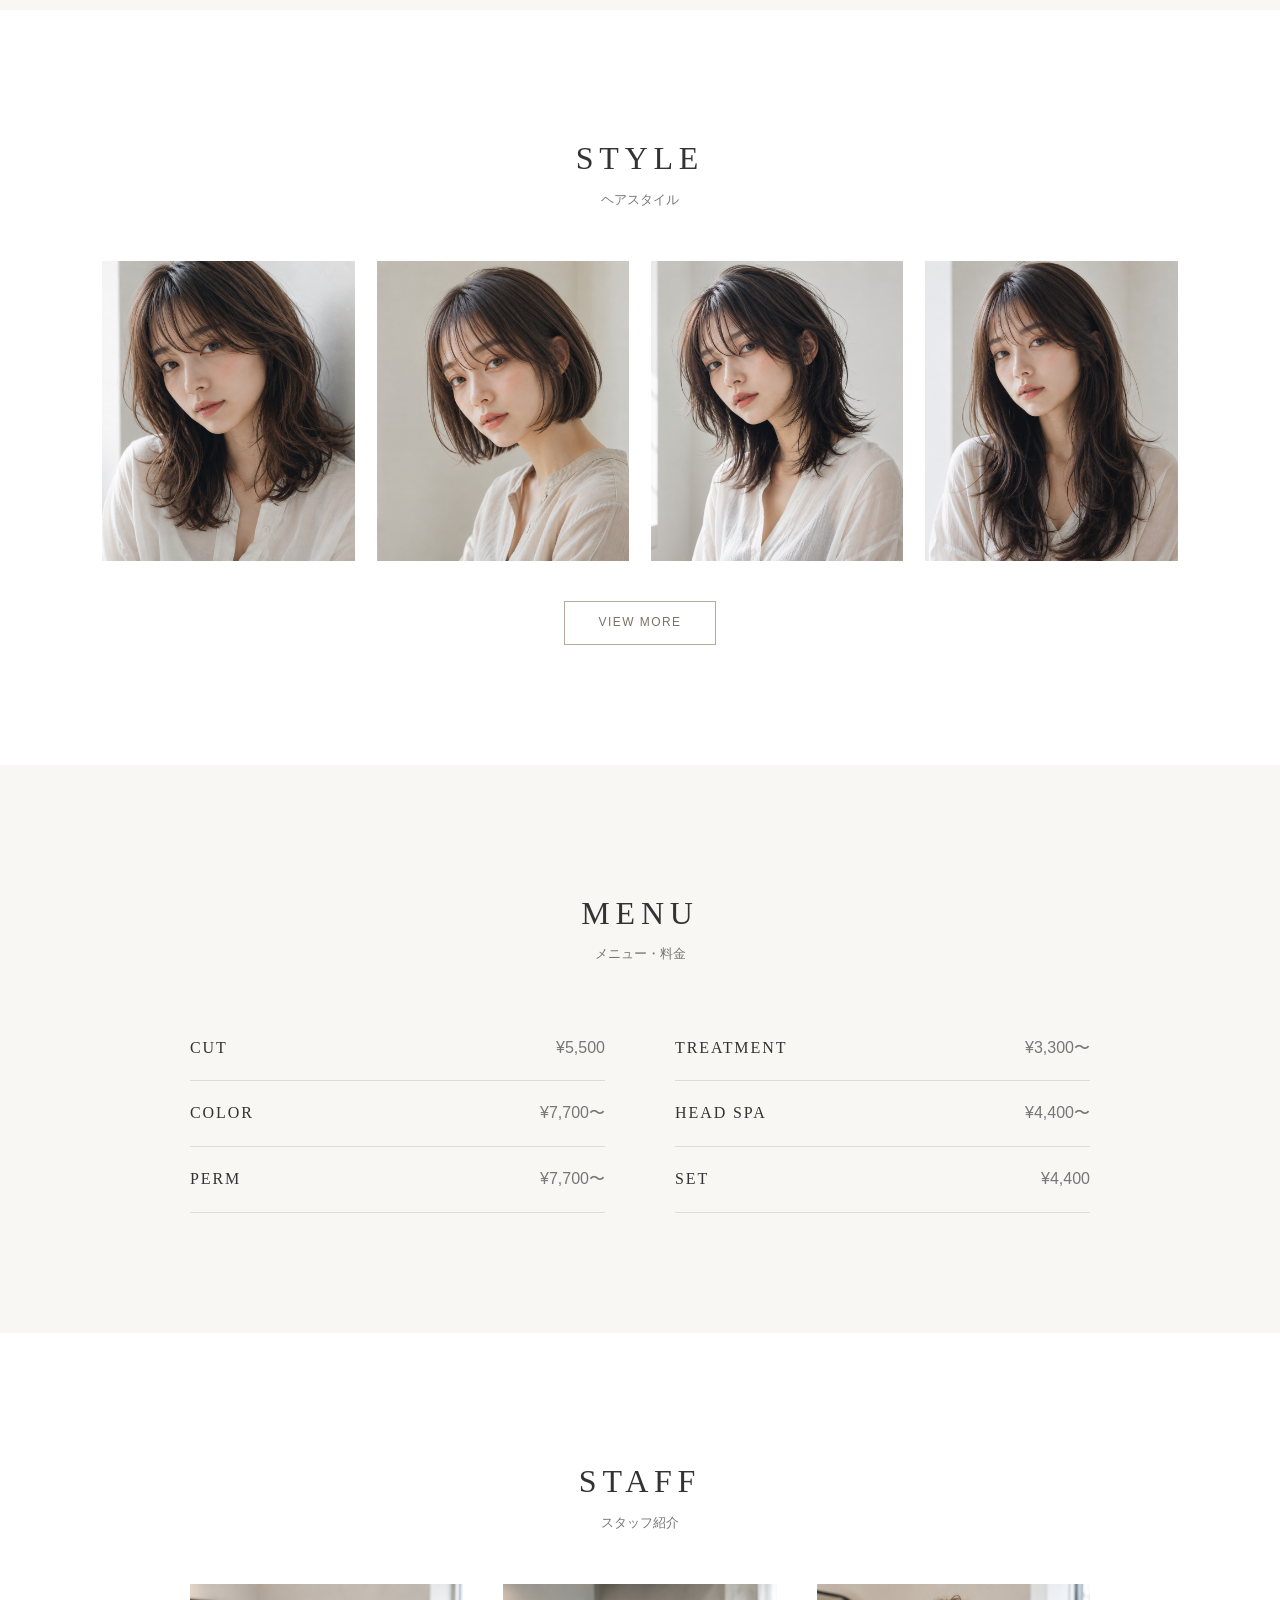
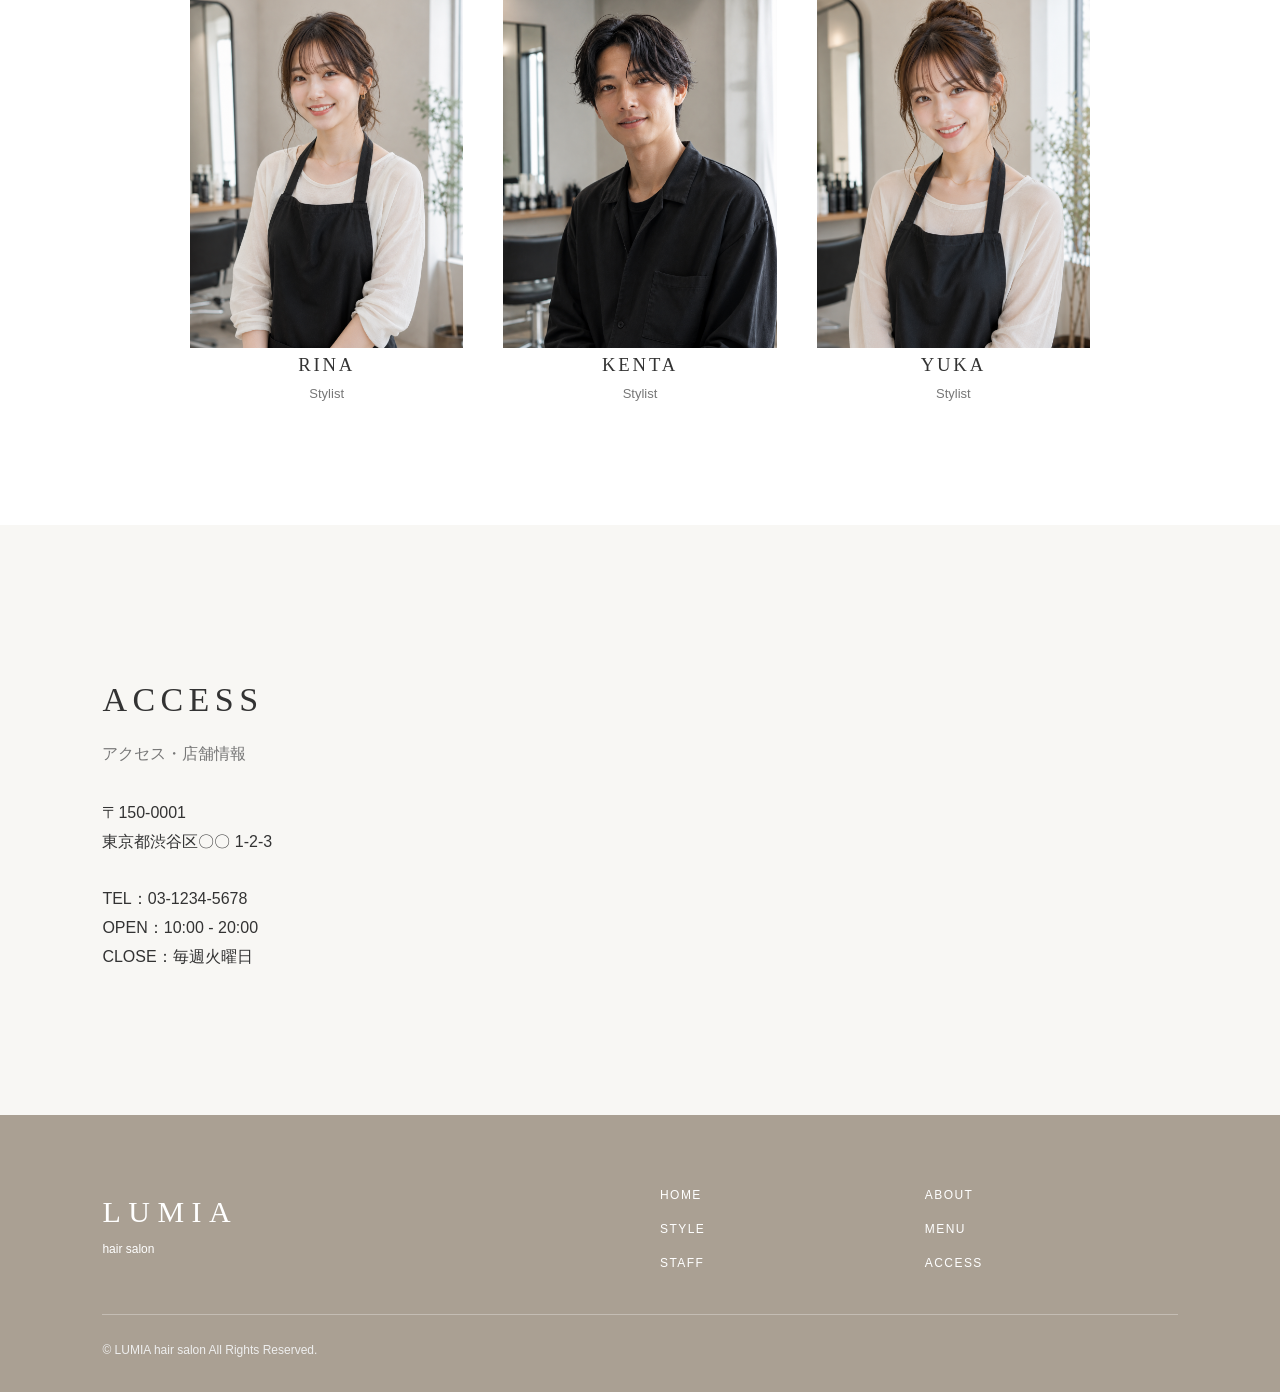
<file: 美容室HP/index.html>
<script src="https://unpkg.com/aos@2.3.1/dist/aos.js"></script>
<!DOCTYPE html>
<html lang="ja">
<head>
  <meta charset="UTF-8">
  <meta name="viewport" content="width=device-width, initial-scale=1.0">
  <title>LUMIA hair salon</title>
<link rel="stylesheet" href="styles.css">  
</head>
<body>

<header class="header">
  <div class="logo">
    <h1>LUMIA</h1>
    <p>hair salon</p>
  </div>

  <nav class="nav">
    <a href="#home">HOME</a>
    <a href="#about">ABOUT</a>
    <a href="#style">STYLE</a>
    <a href="#menu">MENU</a>
    <a href="#staff">STAFF</a>
    <a href="#access">ACCESS</a>
  </nav>

  <a href="#" class="reserve-btn">RESERVE</a>
</header>

<section id="home" class="hero">
  <div class="hero-text">
    <h2>Natural & Simple</h2>
    <p>あなたらしさを、髪から。</p>
    <a href="#" class="btn">RESERVE</a>
  </div>
</section>

<section id="about" class="section about">
  <div class="about-text">
    <h2>ABOUT</h2>
    <p class="sub">サロンのこだわり</p>
    <p>
      LUMIAは「自然体の美しさ」を大切にするプライベートサロンです。
      お客様一人ひとりのライフスタイルに寄り添い、
      再現性の高いヘアスタイルをご提案します。
    </p>
    <a href="#" class="more-btn">VIEW MORE</a>
  </div>

  <div class="about-img">
    <img src="images/about.jpg" alt="サロン店内">
  </div>
</section>

<section id="style" class="section">
  <h2 class="section-title">STYLE</h2>
  <p class="section-sub">ヘアスタイル</p>

  <div class="style-list">
    <img src="images/style1.jpg" alt="ヘアスタイル1">
    <img src="images/style2.jpg" alt="ヘアスタイル2">
    <img src="images/style3.jpg" alt="ヘアスタイル3">
    <img src="images/style4.jpg" alt="ヘアスタイル4">
  </div>

  <a href="#" class="more-btn center">VIEW MORE</a>
</section>

<section id="menu" class="section menu">
  <h2 class="section-title">MENU</h2>
  <p class="section-sub">メニュー・料金</p>

  <div class="menu-list">
    <div class="menu-box">
      <dl>
        <dt>CUT</dt>
        <dd>¥5,500</dd>
      </dl>
      <dl>
        <dt>COLOR</dt>
        <dd>¥7,700〜</dd>
      </dl>
      <dl>
        <dt>PERM</dt>
        <dd>¥7,700〜</dd>
      </dl>
    </div>

    <div class="menu-box">
      <dl>
        <dt>TREATMENT</dt>
        <dd>¥3,300〜</dd>
      </dl>
      <dl>
        <dt>HEAD SPA</dt>
        <dd>¥4,400〜</dd>
      </dl>
      <dl>
        <dt>SET</dt>
        <dd>¥4,400</dd>
      </dl>
    </div>
  </div>
</section>

<section id="staff" class="section staff">
  <h2 class="section-title">STAFF</h2>
  <p class="section-sub">スタッフ紹介</p>

  <div class="staff-list">
    <div class="staff-card">
      <img src="images/staff1.jpg" alt="スタッフ">
      <h3>RINA</h3>
      <p>Stylist</p>
    </div>

    <div class="staff-card">
      <img src="images/staff2.jpg" alt="スタッフ">
      <h3>KENTA</h3>
      <p>Stylist</p>
    </div>

    <div class="staff-card">
      <img src="images/staff3.jpg" alt="スタッフ">
      <h3>YUKA</h3>
      <p>Stylist</p>
    </div>
  </div>
</section>

<section id="access" class="section access">
  <div class="access-info">
    <h2>ACCESS</h2>
    <p class="sub">アクセス・店舗情報</p>
    <p>
      〒150-0001<br>
      東京都渋谷区〇〇 1-2-3<br><br>
      TEL：03-1234-5678<br>
      OPEN：10:00 - 20:00<br>
      CLOSE：毎週火曜日
    </p>
  </div>

  <div class="map">
    <iframe
      src="https://www.google.com/maps/embed?pb=!1m18..."
      loading="lazy">
    </iframe>
  </div>
</section>

<footer class="footer">
  <div class="footer-logo">
    <h2>LUMIA</h2>
    <p>hair salon</p>
  </div>

  <ul>
    <li>HOME</li>
    <li>ABOUT</li>
    <li>STYLE</li>
    <li>MENU</li>
    <li>STAFF</li>
    <li>ACCESS</li>
  </ul>

  <p class="copy">© LUMIA hair salon All Rights Reserved.</p>
</footer>

</body>
</html>
</file>
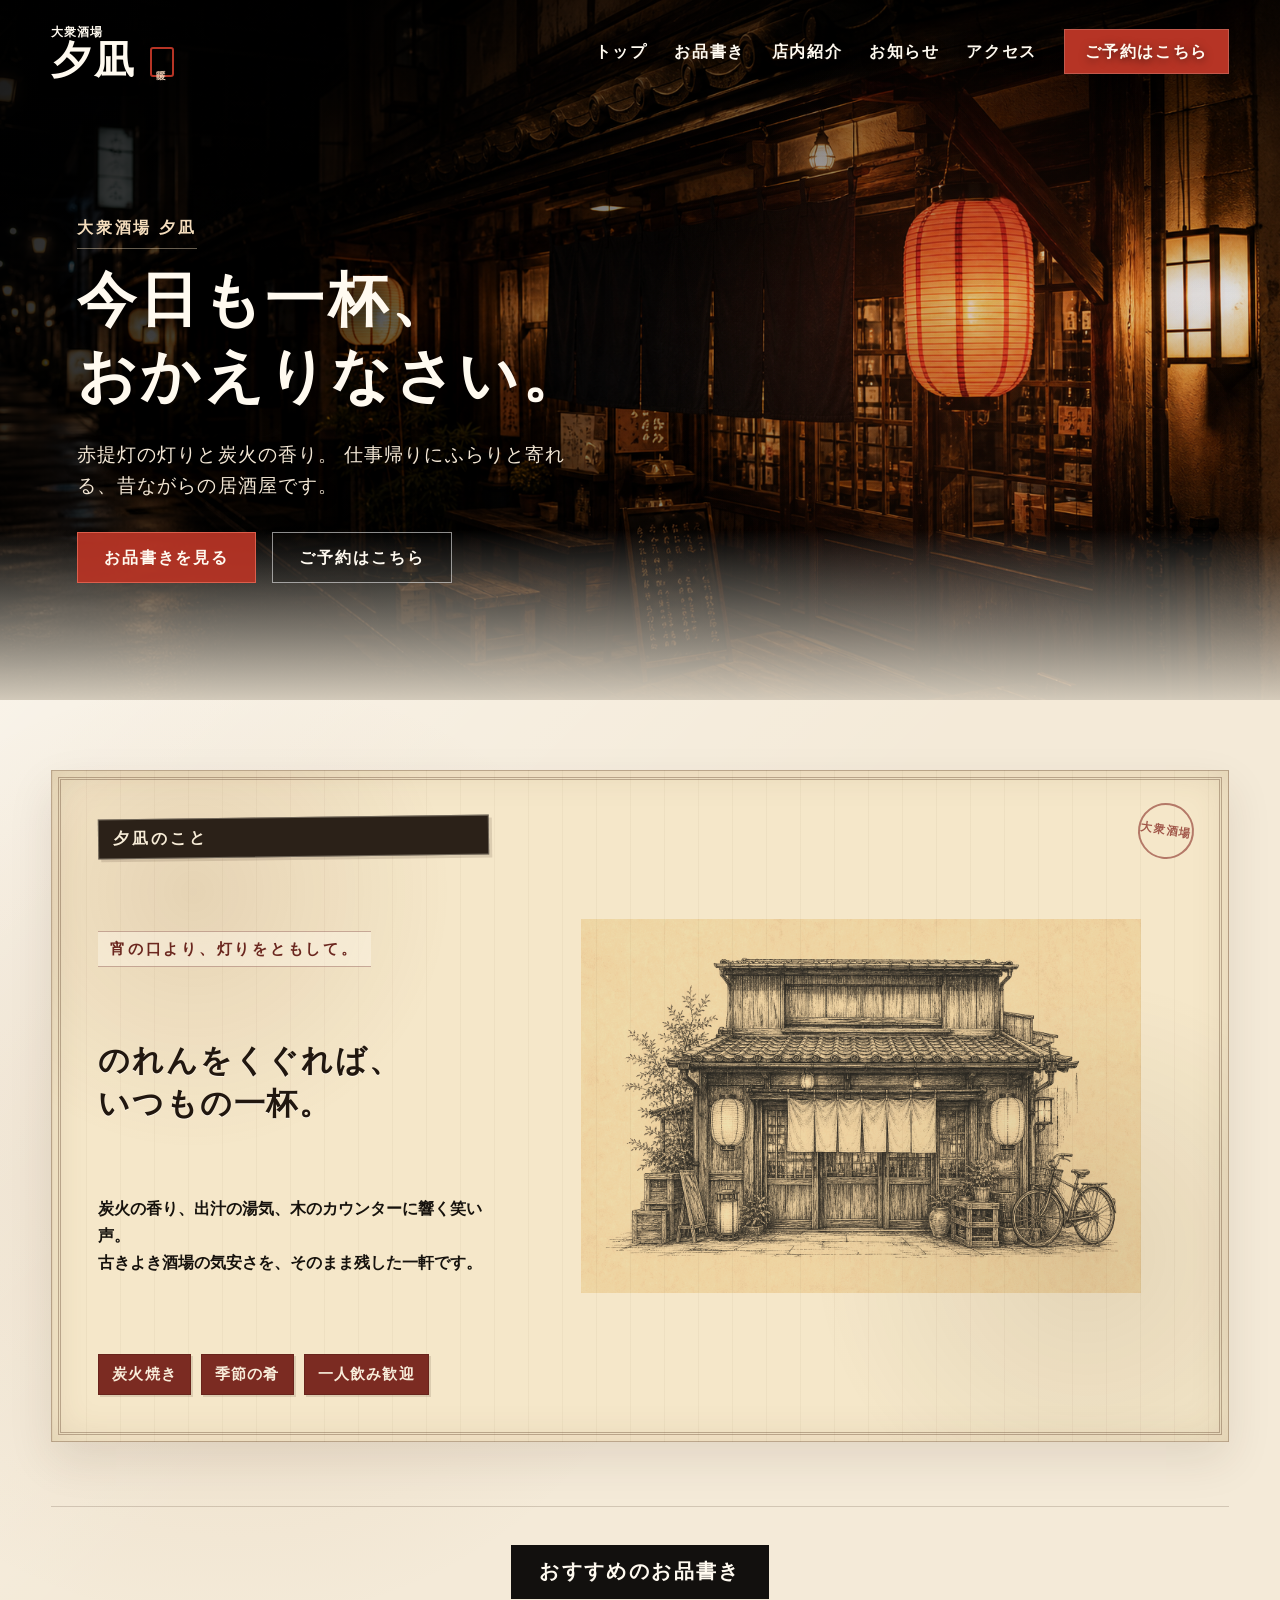
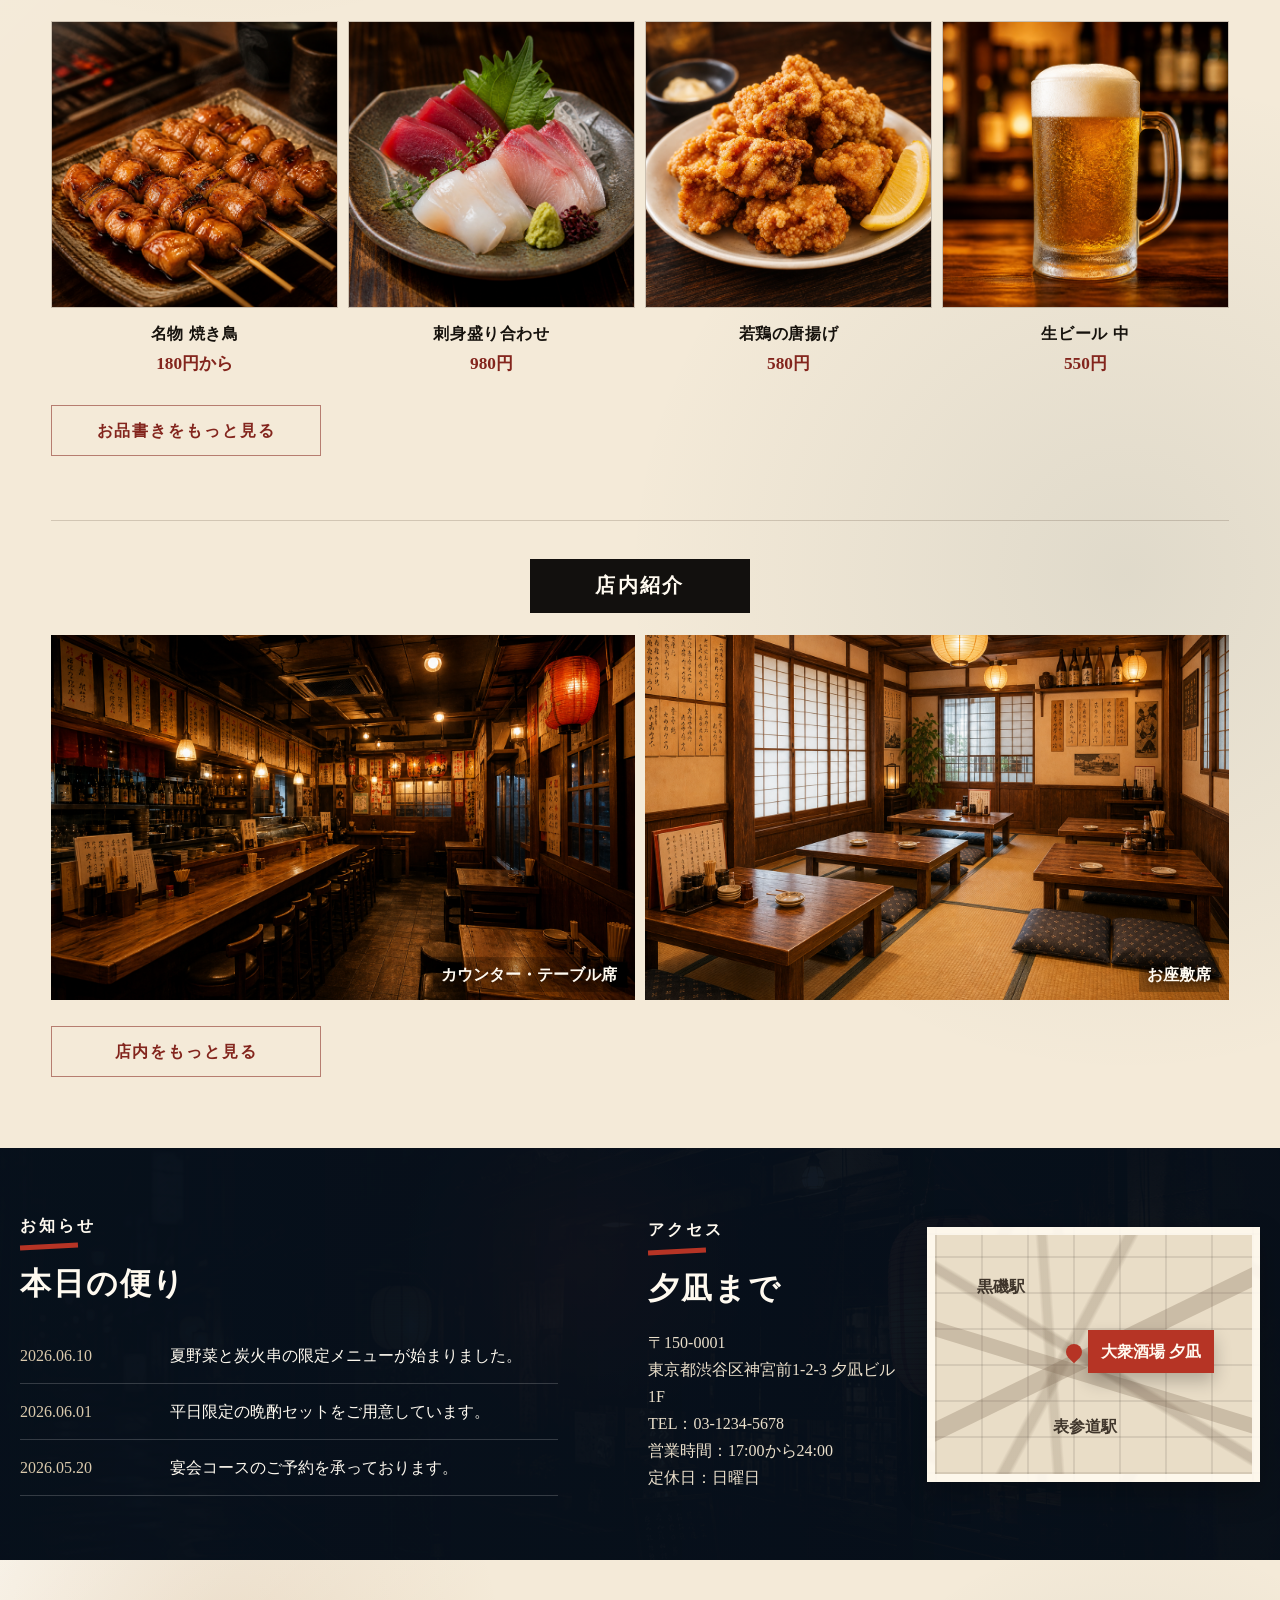
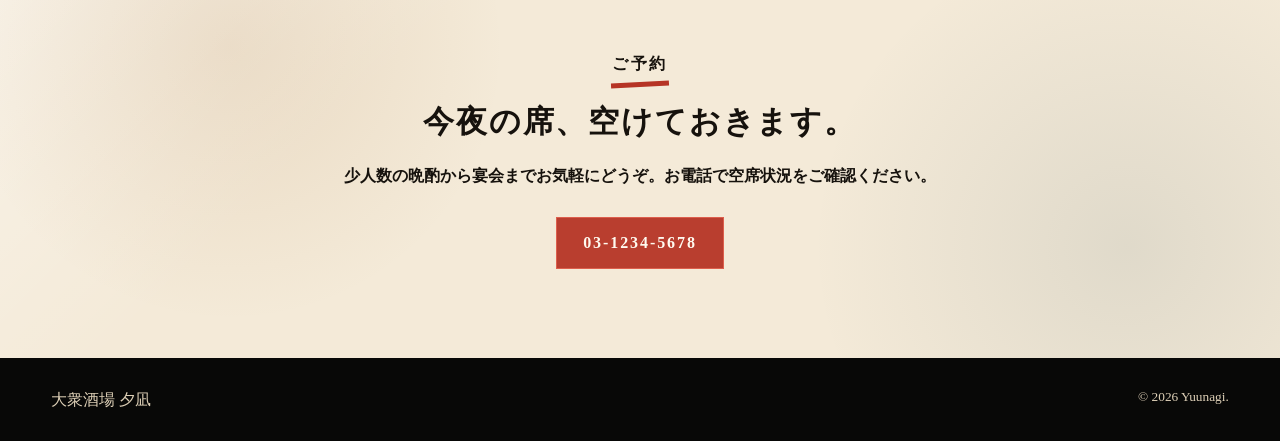
<file: 酒場 夕凪/index.html>
<!doctype html>
<html lang="ja">
  <head>
    <meta charset="utf-8" />
    <meta name="viewport" content="width=device-width, initial-scale=1" />
    <title>大衆酒場 夕凪</title>
    <meta
      name="description"
      content="炭火焼きと旨い酒。昭和のぬくもりが残る大衆居酒屋、夕凪の公式サイトです。"
    />
    <link rel="stylesheet" href="./styles.css" />
  </head>
  <body>
    <header class="site-header" data-header>
      <a class="brand" href="#top" aria-label="大衆酒場 夕凪 トップへ">
        <span class="brand-kicker">大衆酒場</span>
        <span class="brand-name">夕凪</span>
        <span class="brand-stamp">暖簾</span>
      </a>

      <button class="nav-toggle" type="button" aria-expanded="false" aria-controls="site-nav" data-nav-toggle>
        <span></span>
        <span></span>
        <span></span>
        <span class="sr-only">メニューを開く</span>
      </button>

      <nav class="site-nav" id="site-nav" data-nav>
        <a href="#top">トップ</a>
        <a href="#menu">お品書き</a>
        <a href="#space">店内紹介</a>
        <a href="#news">お知らせ</a>
        <a href="#access">アクセス</a>
        <a class="nav-reserve" href="#reserve">ご予約はこちら</a>
      </nav>
    </header>

    <main id="top">
      <section class="hero" aria-label="大衆酒場 夕凪">
        <img class="hero-image" src="./assets/hero-izakaya.png" alt="夜の路地に灯る昔ながらの居酒屋外観" />
        <div class="hero-shade"></div>
        <div class="hero-content">
          <p class="eyebrow">大衆酒場 夕凪</p>
          <h1>今日も一杯、<br />おかえりなさい。</h1>
          <p class="hero-copy">
            赤提灯の灯りと炭火の香り。
            仕事帰りにふらりと寄れる、昔ながらの居酒屋です。
          </p>
          <div class="hero-actions">
            <a class="button primary" href="#menu">お品書きを見る</a>
            <a class="button ghost" href="#reserve">ご予約はこちら</a>
          </div>
        </div>
      </section>

      <section class="intro band paper">
        <div class="section-grid">
          <article class="story">
            <p class="section-label">夕凪のこと</p>
            <p class="story-note">宵の口より、灯りをともして。</p>
            <h2>のれんをくぐれば、<br>いつもの一杯。</h2>
            <p>
              炭火の香り、出汁の湯気、木のカウンターに響く笑い声。<br>
              古きよき酒場の気安さを、そのまま残した一軒です。
            </p>
            <div class="story-points" aria-label="夕凪の特徴">
              <span>炭火焼き</span>
              <span>季節の肴</span>
              <span>一人飲み歓迎</span>
            </div>
            <img src="./assets/storefront-sketch.png" alt="昔ながらの居酒屋外観を描いた墨絵風イラスト" />
          </article>

          <section class="menu-preview" id="menu" aria-labelledby="menu-title">
            <div class="brush-heading">
              <span>おすすめのお品書き</span>
            </div>
            <h2 id="menu-title" class="sr-only">おすすめのお品書き</h2>
            <div class="menu-cards">
              <article class="menu-card">
                <img src="./assets/yakitori.png" alt="たれの焼き鳥盛り合わせ" />
                <h3>名物 焼き鳥</h3>
                <p>180円から</p>
              </article>
              <article class="menu-card">
                <img src="./assets/sashimi.png" alt="鮪と白身魚の刺身盛り合わせ" />
                <h3>刺身盛り合わせ</h3>
                <p>980円</p>
              </article>
              <article class="menu-card">
                <img src="./assets/karaage.png" alt="若鶏の唐揚げ" />
                <h3>若鶏の唐揚げ</h3>
                <p>580円</p>
              </article>
              <article class="menu-card">
                <img src="./assets/beer.png" alt="泡の立った生ビール" />
                <h3>生ビール 中</h3>
                <p>550円</p>
              </article>
            </div>
            <a class="outline-link" href="#reserve">お品書きをもっと見る</a>
          </section>

          <section class="space-preview" id="space" aria-labelledby="space-title">
            <div class="brush-heading">
              <span>店内紹介</span>
            </div>
            <h2 id="space-title" class="sr-only">店内紹介</h2>
            <div class="space-gallery">
              <figure class="space-large">
                <img src="./assets/interior.png" alt="木のカウンターとテーブル席がある暖かな居酒屋店内" />
                <figcaption>カウンター・テーブル席</figcaption>
              </figure>
              <figure>
                <img src="./assets/ozashiki.png" alt="畳に低い卓と座布団をしつらえた少人数向けのお座敷席" />
                <figcaption>お座敷席</figcaption>
              </figure>
            </div>
            <a class="outline-link" href="#access">店内をもっと見る</a>
          </section>
        </div>
      </section>

      <section class="info-band">
        <div class="info-overlay"></div>
        <div class="info-content">
          <section class="news" id="news" aria-labelledby="news-title">
            <p class="section-label inverse">お知らせ</p>
            <h2 id="news-title">本日の便り</h2>
            <ul>
              <li>
                <time datetime="2026-06-10">2026.06.10</time>
                <span>夏野菜と炭火串の限定メニューが始まりました。</span>
              </li>
              <li>
                <time datetime="2026-06-01">2026.06.01</time>
                <span>平日限定の晩酌セットをご用意しています。</span>
              </li>
              <li>
                <time datetime="2026-05-20">2026.05.20</time>
                <span>宴会コースのご予約を承っております。</span>
              </li>
            </ul>
          </section>

          <section class="access" id="access" aria-labelledby="access-title">
            <div>
              <p class="section-label inverse">アクセス</p>
              <h2 id="access-title">夕凪まで</h2>
              <address>
                〒150-0001<br />
                東京都渋谷区神宮前1-2-3 夕凪ビル1F<br />
                TEL：03-1234-5678<br />
                営業時間：17:00から24:00<br />
                定休日：日曜日
              </address>
            </div>
            <div class="map" aria-label="大衆酒場 夕凪周辺の簡易地図">
              <span class="station station-a">黒磯駅</span>
              <span class="station station-b">表参道駅</span>
              <span class="pin">大衆酒場 夕凪</span>
            </div>
          </section>
        </div>
      </section>

      <section class="reserve paper" id="reserve" aria-labelledby="reserve-title">
        <div class="reserve-inner">
          <p class="section-label">ご予約</p>
          <h2 id="reserve-title">今夜の席、空けておきます。</h2>
          <p>少人数の晩酌から宴会までお気軽にどうぞ。お電話で空席状況をご確認ください。</p>
          <a class="button primary" href="tel:0312345678">03-1234-5678</a>
        </div>
      </section>
    </main>

    <footer class="site-footer">
      <p>大衆酒場 夕凪</p>
      <small>&copy; 2026 Yuunagi.</small>
    </footer>

    <script src="./script.js"></script>
  </body>
</html>
</file>
<file: styles.css>
:root {
  --text: #222222;
  --muted: #333333;
  --line: #b9d2d6;
  --paper: #fbfefe;
  --soft: #edf8f9;
  --accent: #d89280;
  --accent-dark: #2f7f8f;
  --ocean: #2f7f8f;
  --ocean-dark: #173f4a;
  --shadow: 0 18px 40px rgba(17, 70, 82, 0.14);
}

* {
  box-sizing: border-box;
}

html {
  scroll-behavior: smooth;
  scroll-padding-top: 104px;
}

body {
  margin: 0;
  color: var(--text);
  background: var(--paper);
  font-family: "Yu Gothic", "Hiragino Kaku Gothic ProN", Meiryo, sans-serif;
  line-height: 1.8;
}

img {
  display: block;
  max-width: 100%;
}

a {
  color: inherit;
  text-decoration: none;
}

.site-header {
  position: fixed;
  top: 0;
  left: 0;
  z-index: 10;
  width: 100%;
  min-height: 96px;
  display: grid;
  grid-template-columns: 1fr auto 1fr;
  align-items: center;
  gap: 32px;
  padding: 28px clamp(22px, 6vw, 76px);
  color: rgba(47, 127, 143, 0.96);
  border-bottom: 1px solid rgba(255, 255, 255, 0.42);
  background: rgba(255, 253, 251, 0.86);
  box-shadow: 0 12px 34px rgba(22, 55, 62, 0.12);
  backdrop-filter: blur(18px);
  -webkit-backdrop-filter: blur(18px);
}

.logo {
  width: max-content;
  font-family: "Segoe Script", "Brush Script MT", cursive;
  font-size: clamp(26px, 3vw, 40px);
  line-height: 1;
  color: var(--ocean);
}

.nav,
.footer-nav {
  display: flex;
  align-items: center;
  gap: clamp(24px, 4vw, 54px);
  font-size: 13px;
  letter-spacing: 0;
}

.nav a,
.footer-nav a,
.text-link {
  transition: color 0.2s ease;
}

.nav a:hover,
.footer-nav a:hover,
.text-link:hover {
  color: #111111;
}

.site-header .nav a:hover {
  color: var(--ocean-dark);
}

.header-button {
  justify-self: end;
  display: inline-flex;
  align-items: center;
  justify-content: center;
  gap: 10px;
  min-width: 158px;
  height: 42px;
  border-radius: 999px;
  color: #fff;
  background: linear-gradient(90deg, var(--ocean), var(--ocean-dark));
  font-size: 13px;
  box-shadow: 0 12px 28px rgba(24, 91, 104, 0.2);
}

.hero {
  position: relative;
  min-height: 720px;
  display: flex;
  align-items: center;
  padding: 120px clamp(24px, 14vw, 188px) 80px;
  background:
    linear-gradient(90deg, rgba(7, 24, 32, 0.86) 0%, rgba(18, 65, 78, 0.62) 40%, rgba(255, 253, 250, 0.12) 70%, rgba(255, 253, 250, 0.02) 100%),
    url("images/hero-aquarium.png") center 58% / 112% auto no-repeat;
}

.hero::after {
  content: "";
  position: absolute;
  right: 0;
  bottom: 0;
  left: 0;
  height: 72px;
  background: linear-gradient(180deg, transparent, rgba(255, 253, 251, 0.82));
  pointer-events: none;
}

.vertical-copy {
  position: absolute;
  left: clamp(22px, 5vw, 72px);
  top: 48%;
  margin: 0;
  writing-mode: vertical-rl;
  transform: translateY(-50%) rotate(180deg);
  color: rgba(255, 255, 255, 0.72);
  font-size: 12px;
}

.hero-content {
  position: relative;
  z-index: 1;
  max-width: 680px;
}

.hero .section-kicker {
  color: rgba(255, 255, 255, 0.96);
  text-shadow: 0 8px 20px rgba(0, 18, 24, 0.34);
}

.hero h1 {
  max-width: 660px;
  margin-bottom: 24px;
  color: #fff;
  font-size: clamp(34px, 4.4vw, 50px);
  line-height: 1.42;
  text-shadow: 0 18px 36px rgba(0, 18, 26, 0.42);
}

.section-kicker {
  margin: 0 0 16px;
  color: #222222;
  font-size: 14px;
  letter-spacing: 0;
}

.with-line {
  display: flex;
  align-items: center;
  gap: 24px;
}

.with-line::after {
  content: "";
  width: 118px;
  height: 1px;
  background: var(--line);
}

h1,
h2,
h3,
p {
  margin-top: 0;
}

h1,
h2 {
  font-family: "Yu Mincho", "Hiragino Mincho ProN", "Times New Roman", serif;
  font-weight: 400;
  letter-spacing: 0;
}

h1 {
  margin-bottom: 22px;
  font-size: clamp(52px, 8vw, 82px);
  line-height: 1.05;
}

h2 {
  margin-bottom: 20px;
  font-size: clamp(24px, 3vw, 34px);
  line-height: 1.55;
}

.hero-lead {
  margin-bottom: 38px;
  color: rgba(255, 255, 255, 0.94);
  font-family: "Yu Mincho", "Hiragino Mincho ProN", serif;
  font-size: 17px;
  text-shadow: 0 10px 24px rgba(0, 18, 24, 0.38);
}

.hero .outline-button {
  border-color: rgba(255, 255, 255, 0.9);
  color: #fff;
  background: rgba(255, 255, 255, 0.18);
  box-shadow: 0 18px 42px rgba(0, 26, 36, 0.22);
  text-shadow: 0 6px 16px rgba(0, 18, 24, 0.26);
  backdrop-filter: blur(12px);
  -webkit-backdrop-filter: blur(12px);
}

.hero .outline-button:hover {
  color: #222222;
  background: rgba(255, 255, 255, 0.9);
}

.outline-button {
  display: inline-flex;
  align-items: center;
  justify-content: center;
  gap: 28px;
  min-width: 204px;
  min-height: 50px;
  padding: 0 26px;
  border: 1px solid rgba(47, 127, 143, 0.34);
  border-radius: 999px;
  color: var(--muted);
  background: rgba(255, 255, 255, 0.45);
  font-size: 14px;
  transition: background 0.2s ease, color 0.2s ease, transform 0.2s ease;
}

.outline-button:hover {
  color: #fff;
  background: var(--ocean);
  transform: translateY(-2px);
}

.section {
  padding: clamp(72px, 9vw, 104px) clamp(22px, 6vw, 76px);
}

.about {
  display: grid;
  grid-template-columns: minmax(220px, 330px) minmax(320px, 640px);
  justify-content: center;
  align-items: center;
  gap: clamp(48px, 8vw, 112px);
}

.about-photo-wrap {
  position: relative;
  width: min(100%, 290px);
  justify-self: center;
}

.about-photo {
  width: 100%;
  aspect-ratio: 3 / 4;
  object-fit: cover;
  border-radius: 50% / 42%;
  box-shadow: var(--shadow);
}

.script-label {
  position: absolute;
  left: -42px;
  bottom: 18px;
  margin: 0;
  color: var(--accent);
  font-family: "Segoe Script", "Brush Script MT", cursive;
  font-size: clamp(30px, 4vw, 44px);
  transform: rotate(-13deg);
}

.about-text p {
  max-width: 620px;
  color: #333333;
  font-size: 15px;
}

.about-text p.section-kicker {
  color: #222222;
}

.band {
  background:
    radial-gradient(circle at 15% 15%, rgba(255, 255, 255, 0.96), transparent 28%),
    linear-gradient(180deg, #edf8f9, #f9fcfb);
}

.section-heading {
  display: flex;
  align-items: end;
  justify-content: space-between;
  gap: 24px;
  margin-bottom: 28px;
}

.work-controls {
  display: flex;
  align-items: center;
  gap: 10px;
}

.work-control {
  display: grid;
  place-items: center;
  width: 42px;
  height: 42px;
  border: 1px solid var(--line);
  border-radius: 50%;
  color: #222222;
  background: rgba(255, 255, 255, 0.65);
  cursor: pointer;
  font-size: 28px;
  line-height: 1;
  transition: background 0.2s ease, color 0.2s ease, transform 0.2s ease;
}

.work-control:hover,
.work-control:focus-visible {
  color: #fff;
  background: var(--ocean);
  transform: translateY(-2px);
}

.work-control:focus-visible {
  outline: 2px solid var(--ocean-dark);
  outline-offset: 3px;
}

.work-control:disabled {
  color: rgba(85, 85, 85, 0.38);
  background: rgba(255, 255, 255, 0.36);
  cursor: default;
  transform: none;
}

.text-link {
  display: inline-flex;
  align-items: center;
  gap: 14px;
  color: #333333;
  font-size: 13px;
}

.text-link span {
  display: grid;
  place-items: center;
  width: 28px;
  height: 28px;
  border: 1px solid var(--line);
  border-radius: 50%;
}

.works-category {
  display: flex;
  align-items: center;
  gap: 18px;
  margin: 8px 0 18px;
}

.banner-category {
  margin-top: 56px;
  padding-top: 26px;
  border-top: 1px solid rgba(185, 210, 214, 0.72);
}

.category-label {
  margin: 0;
  padding: 3px 12px;
  border: 1px solid rgba(47, 127, 143, 0.32);
  border-radius: 999px;
  color: #222222;
  background: rgba(255, 255, 255, 0.82);
  font-family: "Times New Roman", serif;
  font-size: 13px;
  line-height: 1.5;
}

.works-category h3 {
  margin: 0;
  font-family: "Yu Mincho", "Hiragino Mincho ProN", serif;
  font-size: 20px;
  font-weight: 400;
  line-height: 1.5;
}

.banner-controls {
  margin-left: auto;
}

.work-grid,
.banner-grid {
  display: flex;
  gap: 22px;
  overflow-x: auto;
  overflow-y: hidden;
  padding: 4px 4px 24px;
  scroll-behavior: smooth;
  scroll-padding-left: 4px;
  scroll-snap-type: x mandatory;
  -webkit-overflow-scrolling: touch;
}

.work-grid:focus-visible,
.banner-grid:focus-visible {
  outline: 2px solid var(--ocean);
  outline-offset: 8px;
}

.work-grid::-webkit-scrollbar,
.banner-grid::-webkit-scrollbar {
  height: 8px;
}

.work-grid::-webkit-scrollbar-track,
.banner-grid::-webkit-scrollbar-track {
  background: rgba(185, 210, 214, 0.36);
  border-radius: 999px;
}

.work-grid::-webkit-scrollbar-thumb,
.banner-grid::-webkit-scrollbar-thumb {
  background: rgba(47, 127, 143, 0.58);
  border-radius: 999px;
}

.work-card {
  display: flex;
  flex-direction: column;
  flex: 0 0 clamp(260px, 30vw, 360px);
  scroll-snap-align: start;
}

.work-link {
  display: flex;
  flex-direction: column;
  height: 100%;
  padding: 12px;
  border: 1px solid rgba(47, 127, 143, 0.14);
  border-radius: 8px;
  background: rgba(255, 255, 255, 0.9);
  box-shadow: 0 16px 32px rgba(17, 70, 82, 0.1);
  transition: transform 0.2s ease, box-shadow 0.2s ease, border-color 0.2s ease;
}

.work-link:hover .work-visual,
.work-link:focus-visible .work-visual {
  box-shadow: none;
}

.work-link:hover {
  transform: translateY(-4px);
  border-color: rgba(47, 127, 143, 0.32);
  box-shadow: 0 22px 44px rgba(17, 70, 82, 0.14);
}

.work-link:focus-visible {
  outline: 2px solid var(--ocean);
  outline-offset: 6px;
}

.work-card h3 {
  margin: 14px 2px 2px;
  color: #222222;
  font-family: "Yu Mincho", "Hiragino Mincho ProN", serif;
  font-size: 16px;
  font-weight: 400;
  line-height: 1.6;
  min-height: 3.2em;
}

.work-card p {
  margin: 0 2px;
  color: #555555;
  font-family: "Times New Roman", serif;
  font-size: 14px;
  line-height: 1.5;
}

.work-visual {
  position: relative;
  height: 230px;
  display: flex;
  flex-direction: column;
  justify-content: space-between;
  overflow: hidden;
  padding: 22px;
  border: 1px solid rgba(47, 127, 143, 0.14);
  border-radius: 6px;
  background: #fff;
}

.screenshot-visual {
  padding: 0;
  background: #fff;
}

.screenshot-visual img {
  width: 100%;
  height: 100%;
  display: block;
  object-fit: cover;
  object-position: center;
}

.banner-card {
  display: flex;
  flex: 0 0 clamp(300px, 42vw, 520px);
  flex-direction: column;
  padding: 12px;
  border: 1px solid rgba(47, 127, 143, 0.14);
  border-radius: 8px;
  background: rgba(255, 255, 255, 0.9);
  box-shadow: 0 16px 32px rgba(17, 70, 82, 0.1);
  scroll-snap-align: start;
  transition: transform 0.2s ease, box-shadow 0.2s ease, border-color 0.2s ease;
}

.banner-visual {
  overflow: hidden;
  aspect-ratio: 1200 / 628;
  border: 1px solid rgba(47, 127, 143, 0.14);
  border-radius: 6px;
  background:
    linear-gradient(135deg, rgba(255, 255, 255, 0.96), rgba(237, 248, 249, 0.72));
}

.banner-card:hover {
  transform: translateY(-4px);
  border-color: rgba(47, 127, 143, 0.32);
  box-shadow: 0 22px 44px rgba(17, 70, 82, 0.14);
}

.square-banner .banner-visual {
  aspect-ratio: 1200 / 628;
}

.banner-visual img {
  width: 100%;
  height: 100%;
  object-fit: contain;
}

.banner-card h3 {
  margin: 14px 2px 2px;
  color: #222222;
  font-family: "Yu Mincho", "Hiragino Mincho ProN", serif;
  font-size: 16px;
  font-weight: 400;
  line-height: 1.6;
}

.banner-card p {
  margin: 0 2px;
  color: #555555;
  font-family: "Times New Roman", serif;
  font-size: 14px;
  line-height: 1.5;
}

.work-visual::before,
.work-visual::after {
  content: "";
  position: absolute;
  inset: auto;
  pointer-events: none;
}

.work-visual strong,
.work-visual small,
.work-visual .tag {
  position: relative;
  z-index: 1;
}

.work-visual strong {
  font-family: "Yu Mincho", "Hiragino Mincho ProN", serif;
  font-size: clamp(20px, 2vw, 28px);
  font-weight: 400;
  line-height: 1.55;
}

.work-visual small {
  color: var(--muted);
  font-family: "Times New Roman", serif;
}

.tag {
  width: max-content;
  padding: 5px 12px;
  border: 1px solid rgba(47, 127, 143, 0.22);
  border-radius: 999px;
  color: #333333;
  background: rgba(255, 255, 255, 0.82);
  font-size: 11px;
}

.beauty .work-visual {
  background: linear-gradient(135deg, #fff6ee, #f0d6c4);
}

.beauty .work-visual::before {
  right: -34px;
  bottom: -36px;
  width: 178px;
  height: 178px;
  border-radius: 50%;
  background: radial-gradient(circle at 38% 35%, #ffe7dc, #c58f78 34%, #f6e1d2 35%, #fff9f4 66%);
}

.flower .work-visual {
  background: linear-gradient(135deg, #fffdf8, #f2e5dd);
}

.flower .work-visual::before {
  right: 18px;
  bottom: 24px;
  width: 138px;
  height: 138px;
  border-radius: 48% 52% 44% 56%;
  background:
    radial-gradient(circle at 25% 36%, #e9858b 0 10px, transparent 11px),
    radial-gradient(circle at 56% 24%, #f0bf77 0 12px, transparent 13px),
    radial-gradient(circle at 64% 58%, #f1a0a7 0 13px, transparent 14px),
    radial-gradient(circle at 38% 68%, #fff1c7 0 12px, transparent 13px),
    linear-gradient(120deg, transparent 50%, rgba(116, 142, 88, 0.45) 51% 53%, transparent 54%);
  opacity: 0.95;
}

.cafe .work-visual {
  color: #fff;
  background:
    linear-gradient(90deg, rgba(51, 39, 33, 0.82), rgba(51, 39, 33, 0.25)),
    linear-gradient(135deg, #83624d, #d9c4ae);
}

.cafe .tag,
.cafe small {
  color: #fff;
}

.cafe .work-visual::before {
  right: -22px;
  bottom: -42px;
  width: 180px;
  height: 118px;
  border-radius: 50%;
  border: 18px solid rgba(255, 255, 255, 0.65);
  box-shadow: inset 0 0 0 999px rgba(83, 52, 35, 0.24);
}

.campaign .work-visual {
  text-align: center;
  background:
    radial-gradient(circle at 50% 48%, rgba(255, 255, 255, 0.95), rgba(255, 249, 238, 0.25) 48%, transparent 49%),
    linear-gradient(135deg, #fff3df, #f6d8bb);
}

.campaign .work-visual strong {
  color: #a36d2e;
  font-size: 34px;
}

.campaign .work-visual strong span {
  font-size: 42px;
}

.interior .work-visual {
  background:
    linear-gradient(90deg, rgba(255, 255, 255, 0.93), rgba(255, 255, 255, 0.5)),
    linear-gradient(135deg, #f9f7f2, #dccbbe);
}

.interior .work-visual::before {
  right: 18px;
  bottom: 22px;
  width: 120px;
  height: 72px;
  border: 12px solid rgba(168, 136, 118, 0.32);
  border-top-width: 24px;
  background: rgba(255, 255, 255, 0.56);
}

.skill h2 {
  margin-bottom: 28px;
}

.skill-list {
  display: grid;
  grid-template-columns: repeat(6, minmax(120px, 1fr));
  gap: 32px;
}

.skill-item {
  display: grid;
  grid-template-columns: 54px 1fr;
  grid-template-rows: auto auto;
  align-items: center;
  column-gap: 16px;
}

.skill-item span {
  grid-row: span 2;
  display: grid;
  place-items: center;
  width: 54px;
  height: 54px;
  border: 2px solid rgba(47, 127, 143, 0.54);
  border-radius: 6px;
  color: #222222;
  font-family: Georgia, serif;
  font-size: 24px;
  font-weight: 700;
}

.skill-item p {
  margin: 0;
  color: #222222;
  font-family: Georgia, "Yu Mincho", serif;
  font-size: 15px;
}

.skill-item i {
  --dot: var(--ocean);
  display: block;
  width: 78px;
  height: 8px;
  background:
    radial-gradient(circle, var(--dot) 0 3px, transparent 4px) 0 0 / 13px 8px repeat-x;
  opacity: calc(var(--level) / 5);
}

.contact {
  min-height: 250px;
  display: grid;
  place-items: center;
  padding: 54px 24px;
  text-align: center;
  background:
    linear-gradient(90deg, rgba(255, 253, 250, 0.42), rgba(255, 253, 250, 0.96) 34%, rgba(255, 253, 250, 1)),
    url("assets/hero-still-life.png") left center / cover no-repeat;
}

.contact h2 {
  margin-bottom: 8px;
}

.contact p:not(.section-kicker) {
  color: var(--muted);
  font-size: 14px;
}

.footer {
  display: grid;
  grid-template-columns: 1fr auto 1fr;
  align-items: center;
  gap: 24px;
  padding: 28px clamp(22px, 6vw, 76px);
  color: #fff;
  background: linear-gradient(90deg, #174f5d, #10333e);
}

.footer .logo {
  color: #fff;
}

.instagram {
  justify-self: end;
  display: grid;
  place-items: center;
  width: 32px;
  height: 32px;
  border: 1px solid rgba(255, 255, 255, 0.65);
  border-radius: 50%;
  font-size: 18px;
}

@media (max-width: 1040px) {
  .site-header {
    grid-template-columns: auto 1fr;
  }

  .nav {
    justify-content: end;
    gap: 22px;
  }

  .site-header .nav {
    transform: none;
  }

  .header-button {
    display: none;
  }

  .skill-list {
    grid-template-columns: repeat(3, minmax(160px, 1fr));
  }
}

@media (max-width: 760px) {
  html {
    scroll-padding-top: 132px;
  }

  .site-header {
    position: fixed;
    grid-template-columns: 1fr;
    gap: 18px;
    padding: 22px;
  }

  .nav {
    justify-content: start;
    overflow-x: auto;
    width: 100%;
    padding-bottom: 4px;
    gap: 20px;
    font-size: 12px;
  }

  .hero {
    min-height: 660px;
    align-items: end;
    padding: 160px 22px 62px;
    background:
      linear-gradient(180deg, rgba(7, 24, 32, 0.08) 0%, rgba(7, 24, 32, 0.34) 42%, rgba(7, 24, 32, 0.84) 100%),
      url("images/hero-aquarium.png") center 56% / auto 110% no-repeat;
  }

  .hero::after {
    height: 42px;
  }

  .vertical-copy {
    display: none;
  }

  h1 {
    font-size: 52px;
  }

  .section {
    padding: 64px 22px;
  }

  .about {
    grid-template-columns: 1fr;
    gap: 42px;
  }

  .about-photo-wrap {
    width: min(74vw, 270px);
  }

  .script-label {
    left: -20px;
  }

  .section-heading {
    align-items: start;
    flex-direction: column;
  }

  .works-category {
    align-items: start;
    flex-direction: column;
    gap: 8px;
  }

  .skill-list {
    grid-template-columns: 1fr;
  }

  .work-card {
    flex-basis: min(82vw, 320px);
  }

  .banner-card {
    flex-basis: min(86vw, 360px);
  }

  .banner-controls {
    margin-left: 0;
  }

  .work-visual {
    height: 210px;
  }

  .skill-list {
    gap: 22px;
  }

  .footer {
    grid-template-columns: 1fr;
    justify-items: start;
  }

  .footer-nav {
    flex-wrap: wrap;
    gap: 16px 24px;
  }

  .instagram {
    justify-self: start;
  }
}
</file>
<file: create HP/styles.css>
html {
  scroll-behavior: smooth;
}

body {
  margin: 0;
  font-family: "Yu Mincho", "Hiragino Mincho ProN", serif;
  color: #4a4a4a;
  background: #f8f5f2;
}
/* Header */

.header {
  position: fixed;

  top: 0;
  left: 0;

  width: 100%;

  height: 78px;

  padding: 0 7%;

  display: flex;
  justify-content: space-between;
  align-items: center;

  box-sizing: border-box;

  z-index: 999;

  background:
    rgba(255,255,255,0.72);

  backdrop-filter: blur(12px);

  border-bottom:
    1px solid rgba(255,255,255,0.45);

  transition: 0.3s;
}


/* ロゴ */

.logo {
  margin: 0;
}

.logo a {
  text-decoration: none;

  font-size: 32px;

  font-weight: normal;

  letter-spacing: 0.08em;

  color: #4f4343;
}


/* ナビ */

.nav {
  display: flex;
  align-items: center;
}


/* メニュー */

.nav a {
  position: relative;

  margin-left: 34px;

  text-decoration: none;

  font-size: 15px;

  letter-spacing: 0.08em;

  color: #5f5151;

  transition: 0.3s;
}


/* hover */

.nav a:hover {
  opacity: 0.6;
}


/* 下線アニメ */

.nav a::after {
  content: "";

  position: absolute;

  left: 0;
  bottom: -8px;

  width: 0;
  height: 1px;

  background: #b89e9e;

  transition: 0.3s;
}

.nav a:hover::after {
  width: 100%;
}


/* ヘッダー分余白 */

body {
  padding-top: 78px;
}


/* スクロール位置 */

section {
  scroll-margin-top: 100px;
}


/* スマホ */

@media screen and (max-width: 768px) {

  .header {
    height: auto;

    padding:
      18px 25px;

    flex-direction: column;

    gap: 18px;
  }

  .logo a {
    font-size: 28px;
  }

  .nav {
    flex-wrap: wrap;

    justify-content: center;

    gap: 16px;
  }

  .nav a {
    margin-left: 0;

    font-size: 14px;
  }

  body {
    padding-top: 120px;
  }

}

/* HOME */

.hero {
  position: relative;

  height: 100vh;

  display: flex;
  align-items: center;

  overflow: hidden;

  background-image:
    url("images/home-bouquet.png");

  background-size: cover;
  background-position: center;
}


/* 白グラデーション */

.hero-overlay {
  position: absolute;
  inset: 0;

  background:
    linear-gradient(
      to right,
      rgba(255,255,255,0.86) 0%,
      rgba(255,255,255,0.72) 35%,
      rgba(255,255,255,0.25) 65%,
      rgba(255,255,255,0.03) 100%
    );

  z-index: 1;
}


/* テキスト */

.hero-text {
  position: relative;

  z-index: 2;

  width: 42%;

  margin-left: 8%;
}


/* サブ */

.hero-sub {
  margin-bottom: 18px;

  font-size: 14px;

  letter-spacing: 0.2em;

  color: #9a8888;
}


/* タイトル */

.hero-text h2 {
  margin: 0;

  font-size: 64px;

  line-height: 1.5;

  font-weight: normal;

  letter-spacing: 0.08em;

  color: #3f3f3f;

  text-shadow:
    0 2px 12px rgba(255,255,255,0.9);
}


/* 説明文 */

.hero-desc {
  max-width: 430px;

  margin-top: 30px;

  font-size: 15px;

  line-height: 2.3;

  letter-spacing: 0.05em;

  color: #5d5d5d;

  text-shadow:
    0 2px 10px rgba(255,255,255,0.95);
}


/* ボタン */

.hero-buttons {
  display: flex;

  gap: 18px;

  margin-top: 42px;
}


/* 共通ボタン */

.btn {
  display: inline-block;

  padding:
    15px 38px;

  border-radius: 999px;

  text-decoration: none;

  font-size: 14px;

  letter-spacing: 0.08em;

  transition: 0.3s;
}


/* ピンク */

.btn-pink {
  background: #d9b6b3;

  color: #fff;

  box-shadow:
    0 8px 20px rgba(217,182,179,0.25);
}

.btn-pink:hover {
  opacity: 0.75;
}


/* 白 */

.btn-white {
  background:
    rgba(255,255,255,0.75);

  color: #5f5151;

  border:
    1px solid rgba(255,255,255,0.6);

  backdrop-filter: blur(6px);
}

.btn-white:hover {
  background:
    rgba(255,255,255,0.95);
}


/* スマホ */

@media screen and (max-width: 768px) {

  .hero {
    justify-content: center;

    text-align: center;

    background-position: center;
  }

  .hero-overlay {
    background:
      linear-gradient(
        to bottom,
        rgba(255,255,255,0.9) 0%,
        rgba(255,255,255,0.72) 45%,
        rgba(255,255,255,0.2) 100%
      );
  }

  .hero-text {
    width: 85%;

    margin: 0 auto;
  }

  .hero-sub {
    font-size: 13px;
  }

  .hero-text h2 {
    font-size: 42px;

    line-height: 1.5;
  }

  .hero-desc {
    margin:
      24px auto 0;

    font-size: 15px;

    line-height: 2.2;
  }

  .hero-buttons {
    flex-direction: column;

    gap: 14px;

    margin-top: 36px;
  }

  .btn {
    width: 100%;

    box-sizing: border-box;
  }

}
/* ABOUT全体 */

.about {
  display: flex;
  align-items: center;
  justify-content: center;

  gap: 80px;

  padding: 120px 10%;

  background: #f8f5f2;
}


/* 画像 */

.about-img {
  width: 50%;
}

.about-img img {
  width: 100%;

  aspect-ratio: 4 / 3;

  object-fit: cover;
  object-position: center;

  display: block;

  border-radius: 28px;

  filter:
    brightness(1.08)
    saturate(0.88)
    contrast(0.92);

  box-shadow:
    0 15px 40px rgba(0,0,0,0.08);

  transition: 0.5s;
}

.about-img img:hover {
  transform: scale(1.02);
}


/* テキスト */

.about-text {
  width: 45%;
}

.about-text h2 {
  margin-bottom: 30px;

  font-size: 42px;

  font-weight: normal;

  letter-spacing: 0.12em;

  color: #4a4a4a;
}

.about-text p {
  font-size: 15px;

  line-height: 2.4;

  letter-spacing: 0.05em;

  color: #555;
}


/* ボタン */

.about-text .btn {
  display: inline-block;

  margin-top: 36px;

  padding:
    14px 38px;

  border-radius: 999px;

  background: #d9b6b3;

  color: #fff;

  text-decoration: none;

  transition: 0.3s;
}

.about-text .btn:hover {
  opacity: 0.7;
}


/* スマホ */

@media screen and (max-width: 768px) {

  .about {
    flex-direction: column;

    gap: 40px;

    padding: 80px 25px;
  }

  .about-img,
  .about-text {
    width: 100%;
  }

  .about-img img {
    aspect-ratio: 4 / 5;

    border-radius: 20px;
  }

  .about-text {
    text-align: center;
  }

  .about-text h2 {
    font-size: 34px;
  }

  .about-text p {
    font-size: 14px;

    line-height: 2.2;
  }

}
/* Flower Lineup */

.lineup {
  padding: 120px 10%;
  background: #fcfaf8;
  text-align: center;
}

.lineup h2 {
  margin: 0;
  font-size: 56px;
  font-weight: normal;
  letter-spacing: 0.08em;
  color: #4f4343;
}

.lineup-sub {
  margin: 22px 0 70px;
  font-size: 15px;
  letter-spacing: 0.08em;
  color: #7b6d6d;
}

.lineup-grid {
  display: grid;
  grid-template-columns: repeat(4, 1fr);
  gap: 32px;
}

.lineup-card {
  transition: 0.4s;
}

.lineup-card:hover {
  transform: translateY(-8px);
}

.lineup-card img {
  width: 100%;
  aspect-ratio: 4 / 5;
  object-fit: cover;
  object-position: center;
  display: block;
  border-radius: 26px;
  filter: brightness(1.05) saturate(0.9) contrast(0.94);
  box-shadow: 0 14px 35px rgba(0,0,0,0.07);
}

.lineup-card h3 {
  margin: 28px 0 6px;
  font-size: 24px;
  font-weight: normal;
  color: #6a5959;
}

.lineup-card span {
  font-size: 13px;
  letter-spacing: 0.08em;
  color: #9a8888;
}

.line {
  width: 40px;
  height: 1px;
  background: #d8caca;
  margin: 22px auto;
}

.lineup-card p {
  font-size: 14px;
  line-height: 2;
  color: #666;
}

.price {
  margin-top: 24px;
  font-size: 26px;
  color: #6a5959;
  letter-spacing: 0.04em;
}

.price small {
  font-size: 13px;
}

/* タブレット */
@media screen and (max-width: 1100px) {
  .lineup-grid {
    grid-template-columns: repeat(2, 1fr);
  }
}

/* スマホ */
@media screen and (max-width: 768px) {
  .lineup {
    padding: 80px 25px;
  }

  .lineup h2 {
    font-size: 38px;
  }

  .lineup-sub {
    margin-bottom: 50px;
    line-height: 2;
  }

  .lineup-grid {
    grid-template-columns: 1fr;
    gap: 55px;
  }

  .lineup-card img {
    border-radius: 22px;
  }
}

/* Gift */

.gift {
  padding: 120px 10%;

  background: #f8f5f2;
}


/* タイトル */

.gift-head {
  text-align: center;

  margin-bottom: 70px;
}

.gift-head h2 {
  margin: 0;

  font-size: 56px;

  font-weight: normal;

  letter-spacing: 0.08em;

  color: #4f4343;
}

.gift-head p {
  margin-top: 24px;

  font-size: 15px;

  line-height: 2.2;

  letter-spacing: 0.05em;

  color: #7b6d6d;
}


/* 横並び */

.gift-grid {
  display: grid;

  grid-template-columns:
    repeat(3, 1fr);

  gap: 34px;
}


/* カード */

.gift-card {
  overflow: hidden;

  border-radius: 28px;

  background: #fff;

  box-shadow:
    0 14px 35px rgba(0,0,0,0.06);

  transition: 0.4s;
}

.gift-card:hover {
  transform: translateY(-8px);
}


/* 画像 */

.gift-card img {
  width: 100%;

  aspect-ratio: 4 / 3;

  object-fit: cover;

  display: block;

  filter:
    brightness(1.04)
    saturate(0.9)
    contrast(0.94);

  transition: 0.5s;
}

.gift-card:hover img {
  transform: scale(1.03);
}


/* テキスト */

.gift-text {
  padding: 34px;
}

.gift-text h3 {
  margin: 0;

  font-size: 30px;

  font-weight: normal;

  color: #5f5151;
}

.gift-text span {
  display: block;

  margin-top: 10px;

  font-size: 13px;

  letter-spacing: 0.08em;

  color: #a09090;
}

.gift-text p {
  margin-top: 22px;

  font-size: 14px;

  line-height: 2;

  color: #666;
}


/* タブレット */

@media screen and (max-width: 1100px) {

  .gift-grid {
    grid-template-columns:
      repeat(2, 1fr);
  }

}


/* スマホ */

@media screen and (max-width: 768px) {

  .gift {
    padding: 80px 25px;
  }

  .gift-head h2 {
    font-size: 38px;
  }

  .gift-head p {
    font-size: 14px;
  }

  .gift-grid {
    grid-template-columns: 1fr;

    gap: 40px;
  }

  .gift-text {
    padding: 28px;
  }

  .gift-text h3 {
    font-size: 26px;
  }

}
.access {
  display: flex;
  align-items: center;
  gap: 70px;
  padding: 120px 10%;
  background: #fcfaf8;
}

.access-text {
  width: 42%;
}

.access-text h2 {
  margin: 0;
  font-size: 56px;
  font-weight: normal;
  letter-spacing: 0.08em;
  color: #4f4343;
}

.access-sub {
  margin: 24px 0 45px;
  line-height: 2;
  color: #7b6d6d;
}

.access dl div {
  display: flex;
  gap: 24px;
  padding: 18px 0;
  border-bottom: 1px solid #e5dada;
}

.access dt {
  width: 80px;
  color: #9a8888;
}

.access dd {
  margin: 0;
  color: #555;
  line-height: 1.8;
}

.access-map {
  width: 58%;
}

.access-map iframe {
  width: 100%;
  height: 420px;
  border: 0;
  border-radius: 28px;
  filter: grayscale(20%) brightness(1.05);
  box-shadow: 0 14px 35px rgba(0,0,0,0.07);
}

@media screen and (max-width: 768px) {
  .access {
    flex-direction: column;
    gap: 45px;
    padding: 80px 25px;
  }

  .access-text,
  .access-map {
    width: 100%;
  }

  .access-text h2 {
    font-size: 38px;
    text-align: center;
  }

  .access-sub {
    text-align: center;
  }

  .access dl div {
    flex-direction: column;
    gap: 6px;
  }

  .access-map iframe {
    height: 320px;
    border-radius: 22px;
  }
}
.footer {
  padding:
    90px 10%
    40px;

  background: #f4efea;

  text-align: center;
}


/* ロゴ */

.footer-logo h2 {
  margin: 0;

  font-size: 42px;

  font-weight: normal;

  letter-spacing: 0.08em;

  color: #4f4343;
}

.footer-logo p {
  margin-top: 18px;

  font-size: 14px;

  letter-spacing: 0.08em;

  color: #8d7f7f;
}


/* ナビ */

.footer-nav {
  margin-top: 45px;
}

.footer-nav a {
  margin:
    0 18px;

  text-decoration: none;

  font-size: 14px;

  letter-spacing: 0.08em;

  color: #6f6262;

  transition: 0.3s;
}

.footer-nav a:hover {
  opacity: 0.6;
}


/* 情報 */

.footer-info {
  margin-top: 45px;

  line-height: 2.1;

  font-size: 14px;

  color: #7d7070;
}


/* コピーライト */

.copyright {
  margin-top: 55px;

  padding-top: 28px;

  border-top:
    1px solid #ddd1d1;

  font-size: 12px;

  letter-spacing: 0.08em;

  color: #9b8d8d;
}


/* スマホ */

@media screen and (max-width: 768px) {

  .footer {
    padding:
      70px 25px
      35px;
  }

  .footer-logo h2 {
    font-size: 34px;
  }

  .footer-nav {
    display: flex;

    flex-direction: column;

    gap: 18px;
  }

  .footer-nav a {
    margin: 0;
  }

  .footer-info {
    margin-top: 38px;
  }

  .copyright {
    margin-top: 45px;
  }

}
</file>
<file: ケーキ屋/styles.css>
@charset "UTF-8";

/* Base */
:root {
  --bg: #f3e9e4;
  --paper: #fffaf6;
  --ink: #4e3028;
  --line: #b88b78;
  --accent: #e7a58e;
  --accent-dark: #a46f5b;
  --shadow: 0 14px 38px rgba(100, 67, 52, 0.1);
}

* {
  box-sizing: border-box;
}

html {
  scroll-behavior: smooth;
}

body {
  margin: 0;
  background: var(--bg);
  color: var(--ink);
  font-family: "Shippori Mincho", "Noto Serif JP", serif;
  font-size: 16px;
  line-height: 1.75;
  letter-spacing: 0;
}

img {
  display: block;
  width: 100%;
}

a {
  color: inherit;
  text-decoration: none;
}

h2 {
  margin: 0;
  font-size: 28px;
  font-weight: 500;
  line-height: 1.35;
}

.section-inner {
  width: min(1700px, calc(100% - 48px));
  margin: 0 auto;
}

/* Header */
.site-header {
  background: rgba(246, 235, 230, 0.96);
  border-bottom: 1px solid rgba(184, 139, 120, 0.18);
}

.header-inner {
  width: min(1120px, calc(100% - 48px));
  min-height: 96px;
  margin: 0 auto;
  display: flex;
  align-items: center;
  justify-content: space-between;
  gap: 32px;
}

.brand {
  display: inline-grid;
  min-width: 132px;
  color: #8d604e;
  line-height: 1;
  transform: translateX(-280px);
}

.brand-name {
  font-size: 40px;
  font-weight: 600;
}

.brand-kana {
  padding-left: 40px;
  margin-top: 2px;
  font-size: 12px;
  letter-spacing: 0.08em;
}

.global-nav {
  display: flex;
  align-items: center;
  justify-content: flex-end;
  gap: clamp(24px, 5vw, 64px);
  color: #573b35;
  font-size: 18px;
  white-space: nowrap;
}

.global-nav a {
  padding: 10px 0;
}

.global-nav a:hover,
.site-footer a:hover {
  color: var(--accent-dark);
}

.nav-toggle,
.hamburger {
  display: none;
}

/* Image Sections */
.hero,
.concept,
.reservation {
  display: flex;
  align-items: center;
}

.hero {
  min-height: 380px;
  background:
    linear-gradient(90deg, rgba(255, 250, 246, 0.84) 0%, rgba(255, 250, 246, 0.58) 34%, rgba(255, 250, 246, 0.08) 64%),
    url("images/hero.png") center 46% / cover no-repeat;
}

.concept {
  min-height: 360px;
  background:
    linear-gradient(90deg, rgba(255, 250, 246, 0.88) 0%, rgba(255, 250, 246, 0.7) 34%, rgba(255, 250, 246, 0.08) 72%),
    url("images/ingredients.png") center / cover no-repeat;
}

.reservation {
  min-height: 300px;
  background:
    linear-gradient(90deg, rgba(255, 250, 246, 0.84) 0%, rgba(255, 250, 246, 0.5) 34%, rgba(255, 250, 246, 0.06) 72%),
    url("images/reservation.png") center / cover no-repeat;
}

.hero-copy,
.concept-copy,
.reservation-copy {
  padding: 54px 0;
}

.hero-copy {
  padding-bottom: 72px;
}

.hero h1 {
  margin: 0 0 26px;
  font-size: clamp(32px, 4.5vw, 46px);
  font-weight: 500;
  line-height: 1.45;
}

.hero p,
.concept p,
.reservation p {
  margin: 0;
  font-weight: 500;
}

.lead {
  margin-bottom: 30px !important;
  font-size: 18px;
}

.section-title {
  padding: 22px 0 20px;
  background: rgba(247, 238, 234, 0.95);
  text-align: center;
}

/* Buttons */
.button {
  display: inline-flex;
  align-items: center;
  justify-content: center;
  min-height: 36px;
  margin-top: 28px;
  padding: 5px 24px 7px;
  border: 1px solid var(--line);
  font-size: 16px;
  font-weight: 500;
  line-height: 1.4;
  transition: 0.2s ease;
}

.button::after {
  content: "\2192";
  margin-left: 12px;
  font-size: 20px;
  line-height: 1;
}

.button.filled {
  border-color: var(--accent);
  background: var(--accent);
  color: #fff;
}

.button.outline {
  background: rgba(255, 250, 246, 0.35);
  color: var(--accent-dark);
}

.button.small {
  width: fit-content;
  min-width: 198px;
  margin-top: 0;
  padding-inline: 18px;
  font-size: 14px;
}

.button:hover {
  transform: translateY(-1px);
  box-shadow: var(--shadow);
}

/* Menu */
.menu-section {
  padding: 26px 0 32px;
  background: var(--bg);
  text-align: center;
}

.menu-section h2 {
  margin-bottom: 24px;
}

.menu-grid {
  display: grid;
  grid-template-columns: repeat(5, 1fr);
  gap: 10px;
  overflow: visible;
}

.menu-card {
  position: relative;
  min-width: 0;
  overflow: hidden;
  background: var(--paper);
  color: var(--ink);
  box-shadow: 0 1px 0 rgba(184, 139, 120, 0.14);
}

.menu-card img {
  aspect-ratio: 1.16 / 1;
  height: auto;
  object-fit: cover;
}

.menu-body {
  display: grid;
  grid-template-rows: 32px 28px 1fr;
  min-height: 170px;
  padding: 14px 16px 18px;
  align-items: start;
}

.menu-body h3,
.menu-body .price {
  margin: 0;
  display: grid;
  place-items: center;
}

.menu-body h3 {
  min-height: 32px;
  font-size: 17px;
  font-weight: 600;
}

.menu-body .price {
  min-height: 28px;
  font-size: 15px;
}

.menu-body p:not(.price) {
  margin: 0;
  min-height: 56px;
  padding-top: 8px;
  font-size: 14px;
  line-height: 1.72;
}

.badge {
  position: absolute;
  top: 12px;
  left: 12px;
  z-index: 2;
  min-width: 58px;
  height: 28px;
  display: inline-grid;
  place-items: center;
  padding: 0 12px;
  background: rgba(255, 253, 249, 0.92);
  color: #7a473e;
  border: 1px solid rgba(159, 98, 88, 0.72);
  font-size: 15px;
  line-height: 1;
}

.badge-season {
  min-width: 78px;
}

.menu-button {
  margin-top: 20px;
}

/* Access */
.access-section {
  padding: 24px 0 38px;
  background: var(--bg);
  text-align: center;
}

.access-section h2 {
  margin-bottom: 26px;
}

.access-box {
  display: grid;
  grid-template-columns: 1fr 1.55fr 1fr;
  align-items: center;
  gap: 28px;
  padding: 22px 28px;
  border: 1px solid var(--line);
  text-align: left;
}

.address,
.hours {
  display: grid;
  gap: 28px;
  min-height: 190px;
  align-content: center;
}

.address p,
.hours p {
  margin: 0;
}

.hours {
  padding-left: 32px;
  border-left: 1px solid var(--line);
  text-align: center;
}

.hours strong {
  font-weight: 500;
  letter-spacing: 0.05em;
}

.map {
  position: relative;
  min-height: 190px;
  overflow: hidden;
  background:
    linear-gradient(30deg, transparent 48%, rgba(172, 190, 199, 0.5) 49% 51%, transparent 52%) 0 0 / 96px 82px,
    linear-gradient(150deg, transparent 47%, rgba(172, 190, 199, 0.45) 48% 51%, transparent 52%) 0 0 / 120px 76px,
    #eef3f4;
}

.park {
  position: absolute;
  top: 20px;
  left: 96px;
  width: 96px;
  height: 58px;
  border-radius: 18px 26px 14px 24px;
  background: rgba(133, 195, 134, 0.62);
  transform: rotate(-8deg);
}

.route {
  position: absolute;
  background: rgba(238, 219, 177, 0.92);
}

.route-a {
  width: 118%;
  height: 16px;
  top: 98px;
  left: -20px;
  transform: rotate(-13deg);
}

.route-b {
  width: 16px;
  height: 120%;
  top: -18px;
  left: 54%;
  transform: rotate(23deg);
}

.route-c {
  width: 92%;
  height: 12px;
  bottom: 36px;
  left: 18px;
  transform: rotate(9deg);
}

.pin {
  position: absolute;
  top: 80px;
  left: 57%;
  width: 22px;
  height: 22px;
  border-radius: 50% 50% 50% 0;
  background: #d94d3c;
  transform: rotate(-45deg);
  box-shadow: 0 2px 7px rgba(72, 44, 35, 0.24);
}

.pin::after {
  content: "";
  position: absolute;
  inset: 6px;
  border-radius: 50%;
  background: #fff;
}

.map-label {
  position: absolute;
  top: 74px;
  left: calc(57% + 28px);
  padding: 2px 6px;
  border-radius: 4px;
  background: rgba(255, 255, 255, 0.88);
  color: #d94d3c;
  font-size: 12px;
  font-weight: 600;
}

/* Footer */
.site-footer {
  padding: 32px 0 42px;
  border-top: 1px solid var(--line);
  background: #f0e5df;
}

.footer-grid {
  display: grid;
  grid-template-columns: 1.25fr repeat(4, 1fr);
  gap: 42px;
}

.footer-brand {
  align-self: start;
}

.site-footer h2 {
  margin: 0 0 14px;
  font-size: 18px;
}

.site-footer a {
  display: block;
  margin-top: 8px;
  font-size: 14px;
}

.site-footer a::before {
  content: "\30FB";
}

/* Mobile */
.nav-toggle {
  position: absolute;
  opacity: 0;
  pointer-events: none;
}

.hamburger {
  display: none;
}

@media (max-width: 560px) {
  .brand {
    transform: none;
  }
  .header-inner {
    position: relative;
  }

  .hamburger {
    position: relative;
    z-index: 30;
    display: grid;
    width: 34px;
    gap: 6px;
    cursor: pointer;
  }

  .hamburger span {
    display: block;
    height: 2px;
    background: #573b35;
  }

  .global-nav {
   position: absolute;
   top: 100%;
   left: 50%;
   right: auto;
   width: 100vw;
   z-index: 20;

   display: flex;
   flex-direction: column;
   align-items: stretch;
   gap: 0;
   padding: 18px 0;

   background: rgba(255, 250, 246, 0.96);
   box-shadow: 0 12px 24px rgba(80, 50, 40, 0.12);

   opacity: 0;
   visibility: hidden;
   pointer-events: none;
   transform: translate(-50%, -8px);
   transition: 0.2s ease;
}

    .global-nav a {
    width: 100%;
    padding: 12px 0;
    text-align: center;
  }

  .nav-toggle:checked ~ .global-nav {
    opacity: 1;
    visibility: visible;
    pointer-events: auto;
    transform: translate(-50%, 0);
  }

  .hero,
  .concept,
  .reservation {
    min-height: 460px;
    align-items: flex-start;
  }

  .hero {
    background:
      linear-gradient(180deg, rgba(255, 250, 246, 0.92) 0%, rgba(255, 250, 246, 0.65) 45%, rgba(255, 250, 246, 0.15) 100%),
      url("images/hero.png") 82% center / cover no-repeat;
  }

  .concept {
    background:
      linear-gradient(180deg, rgba(255, 250, 246, 0.9) 0%, rgba(255, 250, 246, 0.65) 45%, rgba(255, 250, 246, 0.12) 100%),
      url("images/ingredients.png") 78% center / cover no-repeat;
  }

  .reservation {
    background:
      linear-gradient(180deg, rgba(255, 250, 246, 0.9) 0%, rgba(255, 250, 246, 0.62) 45%, rgba(255, 250, 246, 0.12) 100%),
      url("images/reservation.png") 82% center / cover no-repeat;
  }
  
   .reservation .button.outline {
   background: var(--accent);
   border-color: var(--accent);
   color: #fff;
  }

  .hero-copy,
  .concept-copy,
  .reservation-copy {
    padding-top: 42px;
  }

  .menu-grid {
    display: flex;
    gap: 14px;
    overflow-x: auto;
    padding-bottom: 8px;
  }

  .menu-card {
    flex: 0 0 220px;
  }

  .access-box {
    display: grid;
    grid-template-columns: 1fr;
    padding: 20px 16px;
  }

  .map {
    min-height: 170px;
  }

  .hours {
    min-height: auto;
    padding: 20px 0 0;
    border-top: 1px solid var(--line);
    border-left: 0;
  }

  .footer-grid {
    grid-template-columns: repeat(2, 1fr);
    gap: 24px 32px;
  }

  .footer-brand {
    grid-column: 1 / -1;
    text-align: center;
  }

  .site-footer a {
    display: inline-block;
    margin-top: 6px;
    margin-right: 14px;
  }
}
</file>
<file: スポーツ/styles.css>
* {
  box-sizing: border-box;
}

html {
  scroll-behavior: smooth;
}

[id] {
  scroll-margin-top: 88px;
}

body {
  margin: 0;
  color: #3b3029;
  background: #fff9ef;
  font-family: Arial, "Hiragino Kaku Gothic ProN", "Yu Gothic", sans-serif;
  line-height: 1.75;
}

a {
  color: inherit;
  text-decoration: none;
}

.site-header {
  position: sticky;
  top: 0;
  z-index: 10;
  display: flex;
  align-items: center;
  justify-content: space-between;
  width: 100%;
  padding: 16px clamp(20px, 5vw, 64px);
  color: #3b3029;
  background: rgba(255, 249, 239, 0.92);
  border-bottom: 1px solid #eadfce;
  backdrop-filter: blur(12px);
}

.logo {
  font-size: 18px;
  font-weight: 800;
  letter-spacing: 0;
}

.site-nav {
  display: flex;
  align-items: center;
  gap: clamp(14px, 3vw, 30px);
  font-size: 14px;
  font-weight: 700;
}

.nav-button {
  padding: 8px 14px;
  color: #fff9ef;
  background: #8f6a3f;
  border-radius: 6px;
}

.hero {
  min-height: 78vh;
  display: grid;
  grid-template-columns: minmax(0, 1fr) minmax(280px, 420px);
  gap: clamp(28px, 7vw, 84px);
  align-items: center;
  padding: clamp(72px, 10vw, 124px) clamp(20px, 7vw, 96px);
  color: #fff9ef;
  background:
    linear-gradient(90deg, rgba(59, 48, 41, 0.82), rgba(59, 48, 41, 0.5) 54%, rgba(59, 48, 41, 0.18)),
    url("images/warm-gym-hero.png") center / cover;
}

.hero-content {
  max-width: 720px;
}

.eyebrow {
  margin: 0 0 10px;
  color: #a46445;
  font-size: 13px;
  font-weight: 800;
  letter-spacing: 0;
  text-transform: uppercase;
}

h1,
h2,
h3,
p {
  margin-top: 0;
}

h1 {
  margin-bottom: 20px;
  font-size: clamp(40px, 8vw, 76px);
  line-height: 1.08;
}

h2 {
  margin-bottom: 18px;
  font-size: clamp(28px, 5vw, 46px);
  line-height: 1.18;
}

h3 {
  margin-bottom: 8px;
  font-size: 22px;
  line-height: 1.25;
}

.hero-copy {
  max-width: 620px;
  margin-bottom: 28px;
  color: #fff0dc;
  font-size: 17px;
}

.hero-actions {
  display: flex;
  flex-wrap: wrap;
  gap: 12px;
}

.button,
.trial-form button {
  display: inline-flex;
  align-items: center;
  justify-content: center;
  min-height: 48px;
  padding: 12px 20px;
  border: 0;
  border-radius: 6px;
  font-weight: 800;
  cursor: pointer;
}

.primary,
.trial-form button {
  color: #fff9ef;
  background: #8f6a3f;
}

.secondary {
  color: #fff9ef;
  background: rgba(255, 249, 239, 0.12);
  border: 1px solid rgba(255, 249, 239, 0.52);
}

.welcome-card {
  padding: 28px;
  color: #3b3029;
  background: rgba(255, 253, 248, 0.92);
  border: 1px solid rgba(255, 249, 239, 0.58);
  border-radius: 8px;
  box-shadow: 0 18px 36px rgba(48, 34, 24, 0.22);
  backdrop-filter: blur(8px);
}

.welcome-card p {
  margin-bottom: 10px;
  color: #a46445;
  font-size: 14px;
  font-weight: 800;
}

.welcome-card strong {
  display: block;
  font-size: clamp(22px, 4vw, 34px);
  line-height: 1.35;
}

.features {
  display: grid;
  grid-template-columns: minmax(300px, 0.9fr) minmax(0, 1.1fr);
  gap: clamp(34px, 5vw, 72px);
  padding: clamp(68px, 9vw, 112px) clamp(20px, 7vw, 96px);
  background:
    radial-gradient(circle at 12% 12%, rgba(255, 210, 151, 0.2), transparent 32%),
    linear-gradient(135deg, rgba(166, 100, 69, 0.06), rgba(118, 139, 107, 0.09)),
    #fffdf8;
  border-bottom: 1px solid #eadfce;
}

.feature-heading {
  align-self: start;
  max-width: 620px;
}

.feature-heading h2 {
  margin-bottom: 18px;
}

.feature-lead {
  max-width: 560px;
  margin-bottom: 22px;
  color: #66584d;
}

.feature-photo {
  position: relative;
  overflow: hidden;
  margin: 28px 0 0;
  background: #fffdf8;
  border: 1px solid rgba(213, 194, 169, 0.78);
  border-radius: 8px;
  box-shadow: 0 20px 42px rgba(82, 56, 35, 0.12);
}

.feature-photo img {
  display: block;
  width: 100%;
  aspect-ratio: 16 / 10;
  object-fit: cover;
}

.feature-note {
  display: inline-flex;
  align-items: center;
  min-height: 44px;
  padding: 10px 16px;
  color: #6f5139;
  background: rgba(255, 249, 239, 0.84);
  border: 1px solid #e4d6c4;
  border-radius: 8px;
  font-weight: 800;
}

.feature-grid {
  display: grid;
  grid-template-columns: repeat(2, minmax(0, 1fr));
  gap: 20px;
}

.feature-grid article {
  position: relative;
  overflow: hidden;
  min-height: 220px;
  padding: 30px;
  background: rgba(255, 253, 248, 0.94);
  border: 1px solid rgba(213, 194, 169, 0.78);
  border-radius: 8px;
  box-shadow: 0 20px 46px rgba(82, 56, 35, 0.09);
}

.feature-grid strong {
  display: inline-flex;
  align-items: center;
  min-height: 32px;
  margin-bottom: 22px;
  padding: 6px 10px;
  color: #6f7f60;
  background: rgba(118, 139, 107, 0.12);
  border-radius: 6px;
  font-size: 12px;
  font-weight: 900;
  letter-spacing: 0;
  text-transform: uppercase;
}

.feature-grid h3 {
  max-width: 88%;
  margin-bottom: 14px;
  font-size: 22px;
}

.feature-grid p {
  margin-bottom: 0;
  color: #66584d;
}

.section,
.trial-section {
  padding: clamp(64px, 9vw, 112px) clamp(20px, 7vw, 96px);
}

.section-heading {
  max-width: 720px;
  margin-bottom: 34px;
}

.section-heading p {
  color: #66584d;
}

.about-section {
  background:
    linear-gradient(180deg, #fffdf8, #f7eddf);
}

.about-section .section-heading {
  max-width: 760px;
  margin-bottom: 32px;
}

.concept-grid,
.price-grid {
  display: grid;
  grid-template-columns: repeat(3, minmax(0, 1fr));
  gap: 18px;
}

.concept-card,
.price-card {
  background: #fffdf8;
  border: 1px solid #e4d6c4;
  border-radius: 8px;
}

.concept-card,
.price-card {
  padding: 24px;
}

.concept-card {
  background: rgba(255, 253, 248, 0.78);
  box-shadow: 0 16px 34px rgba(82, 56, 35, 0.07);
}

.concept-card span {
  display: inline-flex;
  align-items: center;
  justify-content: center;
  width: 42px;
  height: 42px;
  margin-bottom: 18px;
  color: #8f6a3f;
  background: #f1dfc9;
  border-radius: 6px;
  font-weight: 900;
}

.concept-card h3 {
  color: #7f5632;
}

.concept-card p,
.price-card p,
.plan-section p,
.trial-section p {
  color: #66584d;
}

.plan-section {
  position: relative;
  overflow: hidden;
  background:
    radial-gradient(circle at 12% 4%, rgba(255, 192, 124, 0.24), transparent 34%),
    radial-gradient(circle at 86% 12%, rgba(118, 139, 107, 0.12), transparent 32%),
    linear-gradient(180deg, #fffdf8 0%, #faf1e5 56%, #f5e9d8 100%);
}

.plan-section::before {
  content: "";
  position: absolute;
  inset: 42px clamp(20px, 7vw, 96px) auto auto;
  width: min(34vw, 360px);
  aspect-ratio: 1;
  background:
    linear-gradient(135deg, rgba(255, 253, 248, 0.34), rgba(255, 253, 248, 0)),
    repeating-linear-gradient(135deg, rgba(143, 106, 63, 0.08) 0 1px, transparent 1px 18px);
  border-radius: 999px;
  pointer-events: none;
}

.plan-section > * {
  position: relative;
  z-index: 1;
}

.plan-section .section-heading {
  max-width: 820px;
  padding-left: 20px;
  border-left: 5px solid #d89a5f;
}

.plan-section .section-heading .eyebrow {
  display: inline-flex;
  align-items: center;
  min-height: 34px;
  padding: 7px 12px;
  color: #8c5634;
  background: rgba(255, 244, 229, 0.9);
  border: 1px solid rgba(216, 154, 95, 0.28);
  border-radius: 999px;
}

.plan-layout {
  display: grid;
  grid-template-columns: minmax(280px, 0.72fr) minmax(0, 1.28fr);
  gap: clamp(20px, 3vw, 32px);
  align-items: stretch;
}

.schedule-panel,
.price-panel {
  position: relative;
  overflow: hidden;
  padding: clamp(24px, 4vw, 34px);
  background: rgba(255, 253, 248, 0.95);
  border: 1px solid rgba(221, 202, 176, 0.94);
  border-radius: 8px;
  box-shadow: 0 18px 38px rgba(79, 53, 34, 0.1);
}

.price-panel {
  display: flex;
  flex-direction: column;
}

.schedule-panel {
  color: #314231;
  background:
    linear-gradient(145deg, rgba(255, 253, 248, 0.96), rgba(246, 252, 240, 0.9)),
    #f8f3eb;
  border-color: rgba(166, 183, 154, 0.72);
}

.schedule-panel::after,
.price-panel::after {
  content: "";
  position: absolute;
  right: -80px;
  bottom: -88px;
  width: 210px;
  aspect-ratio: 1;
  background: rgba(216, 154, 95, 0.12);
  border-radius: 999px;
  pointer-events: none;
}

.price-panel::after {
  right: -52px;
  bottom: auto;
  top: -86px;
  background: rgba(118, 139, 107, 0.12);
}

.schedule-panel .eyebrow,
.schedule-panel p {
  color: #5f705d;
}

.schedule-panel h3,
.price-panel h3 {
  margin-bottom: 12px;
  color: inherit;
  font-size: clamp(24px, 3vw, 28px);
}

.price-panel > h3 {
  color: #3b3029;
  padding-bottom: 16px;
  border-bottom: 1px solid #eadfce;
}

.schedule-list {
  display: grid;
  gap: 14px;
  margin-top: 24px;
}

.schedule-list div {
  position: relative;
  display: flex;
  align-items: center;
  justify-content: space-between;
  gap: 18px;
  min-height: 72px;
  padding: 16px 18px 16px 46px;
  background: #fffdf8;
  border: 1px solid rgba(200, 211, 192, 0.95);
  border-radius: 8px;
  box-shadow: 0 8px 18px rgba(47, 61, 49, 0.06);
}

.schedule-list div::before {
  content: "";
  position: absolute;
  left: 18px;
  top: 50%;
  width: 10px;
  height: 10px;
  background: #d89a5f;
  border: 5px solid #f7e8d5;
  border-radius: 999px;
  transform: translateY(-50%);
}

.schedule-list span {
  color: #4f614e;
  font-weight: 800;
}

.schedule-list strong {
  min-width: 136px;
  padding: 7px 11px;
  color: #2f3d31;
  background: #edf5e8;
  border-radius: 999px;
  font-size: 18px;
  letter-spacing: 0;
  text-align: center;
}

.plan-section .price-grid {
  grid-template-columns: 1fr;
  gap: 12px;
  margin-top: 6px;
}

.plan-section .price-card {
  position: relative;
  display: grid;
  grid-template-columns: minmax(110px, 0.72fr) minmax(150px, 0.9fr) minmax(180px, 1.38fr);
  gap: 20px;
  align-items: center;
  min-height: 112px;
  padding: 24px 26px;
  background: #fffdf8;
  border-color: rgba(217, 208, 193, 0.95);
  box-shadow: 0 10px 22px rgba(82, 56, 35, 0.07);
  transition: transform 180ms ease, box-shadow 180ms ease, border-color 180ms ease;
}

.plan-section .price-card::before {
  content: "";
  width: 7px;
  position: absolute;
  inset: 18px auto 18px 0;
  background: #e1b27c;
  border-radius: 0 999px 999px 0;
}

.plan-section .price-card:hover {
  border-color: rgba(216, 154, 95, 0.62);
  box-shadow: 0 18px 36px rgba(82, 56, 35, 0.12);
  transform: translateY(-2px);
}

.plan-section .price-card h3 {
  color: #7b5032;
  font-size: 20px;
}

.plan-section .price-card h3,
.plan-section .price-card p {
  margin-bottom: 0;
}

.plan-section .price-card > p:not(.price) {
  color: #5f544b;
  font-size: 15px;
  line-height: 1.65;
}

.price-card.featured {
  color: #3b3029;
  background:
    linear-gradient(135deg, #fff4e4, #f2d7b6);
  border-color: rgba(216, 154, 95, 0.72);
  box-shadow: 0 16px 34px rgba(143, 106, 63, 0.16);
}

.plan-section .price-card.featured::before {
  background: #f0c489;
}

.price-card.featured::after {
  content: "POPULAR";
  position: absolute;
  right: 18px;
  top: 14px;
  padding: 5px 9px;
  color: #7b5032;
  background: #fffdf8;
  border-radius: 999px;
  font-size: 11px;
  font-weight: 900;
  letter-spacing: 0.06em;
}

.plan-section .price-card.featured h3 {
  color: #7b5032;
}

.price-card.featured p {
  color: #5f544b;
}

.price {
  margin-bottom: 10px;
  color: #4f614e;
  font-size: clamp(34px, 4vw, 42px);
  font-weight: 900;
  line-height: 1.1;
}

.featured .price {
  color: #8c5634;
}

.price span {
  font-size: 14px;
}

.plan-section .price-card .price {
  color: #4f614e;
}

.plan-section .price-card.featured .price {
  color: #8c5634;
}

.trial-section {
  display: grid;
  grid-template-columns: minmax(0, 0.95fr) minmax(300px, 430px);
  gap: clamp(28px, 6vw, 72px);
  align-items: center;
  background:
    radial-gradient(circle at 18% 12%, rgba(255, 210, 151, 0.32), transparent 34%),
    linear-gradient(180deg, #f8ecdc, #f3dfc8);
}

.trial-content {
  max-width: 720px;
}

.trial-photo {
  position: relative;
  overflow: hidden;
  margin: 28px 0 0;
  background: #fffdf8;
  border: 1px solid rgba(224, 207, 182, 0.92);
  border-radius: 8px;
  box-shadow: 0 22px 46px rgba(82, 56, 35, 0.14);
}

.trial-photo::after {
  content: "";
  position: absolute;
  inset: 0;
  background: linear-gradient(180deg, transparent 56%, rgba(59, 48, 41, 0.18));
  pointer-events: none;
}

.trial-photo img {
  display: block;
  width: 100%;
  aspect-ratio: 16 / 9;
  object-fit: cover;
}

.trial-form {
  display: grid;
  gap: 16px;
  padding: 24px;
  background: #fffdf8;
  border: 1px solid #e0cfb6;
  border-radius: 8px;
}

.trial-form label {
  display: grid;
  gap: 6px;
  color: #59493d;
  font-size: 14px;
  font-weight: 800;
}

.trial-form input,
.trial-form select {
  width: 100%;
  min-height: 46px;
  padding: 10px 12px;
  color: #3b3029;
  background: #fff9ef;
  border: 1px solid #d8c5ad;
  border-radius: 6px;
  font: inherit;
}

.site-footer {
  display: flex;
  justify-content: space-between;
  gap: 16px;
  padding: 26px clamp(20px, 7vw, 96px);
  color: #f6ead8;
  background: #4c3829;
  font-size: 14px;
}

.site-footer p {
  margin: 0;
}

@media (max-width: 820px) {
  .site-header {
    align-items: center;
    gap: 18px;
    padding: 14px 20px;
  }

  .site-nav {
    flex-wrap: wrap;
    justify-content: flex-end;
    gap: 10px;
  }

  .hero,
  .features,
  .concept-grid,
  .price-grid,
  .plan-layout,
  .trial-section {
    grid-template-columns: 1fr;
  }

  .hero {
    min-height: auto;
    padding: 72px 20px 58px;
    background:
      linear-gradient(180deg, rgba(59, 48, 41, 0.82), rgba(59, 48, 41, 0.56)),
      url("images/warm-gym-hero.png") center / cover;
  }

  .feature-grid {
    grid-template-columns: 1fr;
  }

  .feature-heading,
  .trial-content {
    max-width: none;
  }

  .feature-grid article {
    min-height: 0;
  }

  .schedule-list div,
  .plan-section .price-card,
  .site-footer {
    flex-direction: column;
    grid-template-columns: 1fr;
    align-items: start;
  }

  .schedule-list strong {
    min-width: 0;
  }

  .plan-section .price-card.featured {
    padding-top: 52px;
  }

  .trial-form {
    max-width: 560px;
    width: 100%;
  }
}

@media (max-width: 540px) {
  [id] {
    scroll-margin-top: 116px;
  }

  .site-header {
    display: grid;
    gap: 12px;
  }

  .logo {
    display: inline-block;
    margin-bottom: 0;
    font-size: 17px;
  }

  .site-nav {
    justify-content: flex-start;
    gap: 8px;
    font-size: 13px;
  }

  .site-nav a {
    padding: 7px 10px;
    background: rgba(255, 253, 248, 0.72);
    border: 1px solid rgba(234, 223, 206, 0.82);
    border-radius: 999px;
  }

  .site-nav .nav-button {
    color: #fff9ef;
    background: #8f6a3f;
    border-color: #8f6a3f;
  }

  .section,
  .features,
  .trial-section {
    padding: 54px 18px;
  }

  .hero {
    padding: 58px 18px 46px;
    gap: 22px;
  }

  h1 {
    margin-bottom: 16px;
    font-size: 34px;
    line-height: 1.14;
  }

  h2 {
    margin-bottom: 14px;
    font-size: 29px;
    line-height: 1.22;
  }

  h3 {
    font-size: 20px;
  }

  .hero-copy,
  .feature-lead,
  .section-heading p,
  .trial-section p {
    font-size: 15px;
    line-height: 1.8;
  }

  .welcome-card {
    padding: 20px;
  }

  .welcome-card strong {
    font-size: 22px;
  }

  .hero-actions .button {
    width: 100%;
  }

  .feature-photo,
  .trial-photo {
    margin-top: 22px;
    box-shadow: 0 14px 30px rgba(82, 56, 35, 0.12);
  }

  .feature-photo img,
  .trial-photo img {
    aspect-ratio: 4 / 3;
  }

  .feature-grid {
    gap: 14px;
  }

  .feature-grid article {
    padding: 22px 20px;
    box-shadow: 0 12px 26px rgba(82, 56, 35, 0.08);
  }

  .feature-grid strong {
    margin-bottom: 14px;
  }

  .feature-grid h3 {
    max-width: none;
    font-size: 20px;
  }

  .plan-section .section-heading {
    padding-left: 14px;
    margin-bottom: 26px;
  }

  .plan-section::before {
    display: none;
  }

  .plan-layout {
    gap: 16px;
  }

  .schedule-panel,
  .price-panel {
    padding: 22px 18px;
    box-shadow: 0 12px 26px rgba(79, 53, 34, 0.09);
  }

  .schedule-list div {
    gap: 10px;
    min-height: 0;
    padding: 16px;
  }

  .schedule-list div::before {
    display: none;
  }

  .schedule-list strong {
    width: 100%;
    font-size: 17px;
  }

  .plan-section .price-card {
    gap: 8px;
    min-height: 0;
    padding: 20px 20px 20px 22px;
  }

  .price {
    font-size: 34px;
  }

  .price-card.featured::after {
    left: 22px;
    right: auto;
  }

  .plan-section .price-card.featured {
    padding-top: 50px;
  }

  .trial-section {
    gap: 24px;
  }

  .trial-form {
    gap: 14px;
    padding: 20px;
  }

  .trial-form input,
  .trial-form select {
    min-height: 48px;
  }

  .site-footer {
    gap: 8px;
    padding: 22px 18px;
    font-size: 13px;
  }
}
</file>
<file: 美容室HP/styles.css>
* {
  margin: 0;
  padding: 0;
  box-sizing: border-box;
}

body {
  font-family: "Noto Sans JP", sans-serif;
  color: #333;
  background: #f8f7f4;
  line-height: 1.8;
}

a {
  text-decoration: none;
  color: inherit;
}

img {
  width: 100%;
  display: block;
}

/* header */
.header {
  width: 100%;
  height: 90px;
  padding: 0 8%;
  display: flex;
  align-items: center;
  justify-content: space-between;
  background: #fff;
  position: fixed;
  top: 0;
  left: 0;
  z-index: 1000;
}

.logo h1 {
  font-family: serif;
  font-size: 28px;
  letter-spacing: 0.25em;
  font-weight: 400;
}

.logo p {
  font-size: 12px;
  text-align: center;
  color: #777;
}

.nav {
  display: flex;
  gap: 32px;
  font-size: 12px;
  letter-spacing: 0.12em;
}

.nav a {
  position: relative;
}

.nav a::after {
  content: "";
  width: 0;
  height: 1px;
  background: #333;
  position: absolute;
  left: 0;
  bottom: -6px;
  transition: 0.3s;
}

.nav a:hover::after {
  width: 100%;
}

.reserve-btn {
  background: #b6aa9b;
  color: #fff;
  padding: 10px 28px;
  border-radius: 30px;
  font-size: 12px;
  letter-spacing: 0.12em;
}

/* hero */
.hero {
  height: 850px;
  margin-top: 90px;
  background-image: linear-gradient(
      rgba(255,255,255,0.15),
      rgba(255,255,255,0.15)
    ),
    url("images/main.jpg");
  background-size: cover;
  background-position: center;
  position: relative;
}

.hero-text {
  position: absolute;
  left: 10%;
  top: 45%;
  transform: translateY(-50%);
}

.hero-text h2 {
  font-family: serif;
  font-size: 48px;
  font-weight: 400;
  letter-spacing: 0.05em;
  margin-bottom: 20px;
}

.hero-text p {
  margin-bottom: 30px;
  color: #555;
}

.btn {
  display: inline-block;
  background: #a99d8f;
  color: #fff;
  padding: 13px 42px;
  font-size: 12px;
  letter-spacing: 0.14em;
}

/* common */
.section {
  padding: 120px 8%;
  background: #fff;
}

.section:nth-of-type(even) {
  background: #f8f7f4;
}

.section-title {
  font-family: serif;
  font-size: 32px;
  font-weight: 400;
  letter-spacing: 0.18em;
  text-align: center;
}

.section-sub {
  text-align: center;
  font-size: 13px;
  color: #777;
  margin-bottom: 50px;
}

.more-btn {
  display: inline-block;
  margin-top: 30px;
  padding: 10px 34px;
  border: 1px solid #b6aa9b;
  color: #7d7267;
  font-size: 12px;
  letter-spacing: 0.12em;
}

.center {
  display: block;
  width: fit-content;
  margin: 40px auto 0;
}

/* about */
.about {
  display: grid;
  grid-template-columns: 1fr 1.2fr;
  gap: 80px;
  align-items: center;
}

.about-text h2 {
  font-family: serif;
  font-size: 34px;
  font-weight: 400;
  letter-spacing: 0.16em;
}

.about-text .sub {
  font-size: 14px;
  color: #777;
  margin: 10px 0 30px;
}

.about-text p {
  font-size: 15px;
}

.about-img img {
  height: 430px;
  object-fit: cover;
}

/* style */
.style-list {
  display: grid;
  grid-template-columns: repeat(4, 1fr);
  gap: 22px;
}

.style-list img {
  height: 300px;
  object-fit: cover;
  transition: 0.4s;
}

.style-list img:hover {
  transform: scale(1.03);
}

/* menu */
.menu-list {
  display: grid;
  grid-template-columns: repeat(2, 1fr);
  gap: 70px;
  max-width: 900px;
  margin: 0 auto;
}

.menu-box dl {
  display: flex;
  justify-content: space-between;
  border-bottom: 1px solid #ddd;
  padding: 18px 0;
}

.menu-box dt {
  font-family: serif;
  letter-spacing: 0.12em;
}

.menu-box dd {
  color: #777;
}

/* staff */
.staff-list {
  display: grid;
  grid-template-columns: repeat(3, 1fr);
  gap: 40px;
  max-width: 900px;
  margin: 0 auto;
}

.staff-card {
  text-align: center;
}

.staff-card img {
  width: 100%;
  aspect-ratio: 3 / 4;
  object-fit: cover;
  object-position: center top;
  border-radius: 0;
}

.staff-card h3 {
  font-family: serif;
  letter-spacing: 0.15em;
  font-weight: 400;
}

.staff-card p {
  font-size: 13px;
  color: #777;
}

/* access */
.access {
  display: grid;
  grid-template-columns: 1fr 1.4fr;
  gap: 70px;
  align-items: center;
}

.access-info h2 {
  font-family: serif;
  font-size: 34px;
  font-weight: 400;
  letter-spacing: 0.16em;
}

.access-info .sub {
  color: #777;
  margin: 10px 0 30px;
}


.map iframe {
  width: 100%;
  height: 350px;
  border: none;
 filter: grayscale(40%);
}

/* footer */
.footer {
  background: #aaa093;
  color: #fff;
  padding: 70px 8% 30px;
  display: grid;
  grid-template-columns: 1fr 1fr;
  gap: 40px;
}

.footer-logo h2 {
  font-family: serif;
  font-size: 30px;
  letter-spacing: 0.25em;
  font-weight: 400;
}

.footer-logo p {
  font-size: 12px;
}

.footer ul {
  list-style: none;
  display: grid;
  grid-template-columns: repeat(2, 1fr);
  gap: 12px;
  font-size: 12px;
  letter-spacing: 0.12em;
}

.copy {
  grid-column: 1 / 3;
  border-top: 1px solid rgba(255,255,255,0.3);
  padding-top: 25px;
  font-size: 12px;
  color: #eee;
}

/* responsive */
@media screen and (max-width: 768px) {
  .header {
    height: auto;
    padding: 20px 6%;
    flex-direction: column;
    gap: 18px;
  }

  .nav {
    flex-wrap: wrap;
    justify-content: center;
    gap: 18px;
  }

  .reserve-btn {
    display: none;
  }

  .hero {
    margin-top: 160px;
    height: 650px;
  }

  .hero-text {
    left: 7%;
  }

  .hero-text h2 {
    font-size: 36px;
  }

  .section {
    padding: 80px 6%;
  }

  .about,
  .access {
    grid-template-columns: 1fr;
  }

  .style-list,
  .staff-list {
    grid-template-columns: 1fr 1fr;
  }

  .menu-list {
    grid-template-columns: 1fr;
    gap: 30px;
  }

  .footer {
    grid-template-columns: 1fr;
  }

  .copy {
    grid-column: 1;
  }
}

@media screen and (max-width: 480px) {
  .style-list,
  .staff-list {
    grid-template-columns: 1fr;
  }

  .hero-text h2 {
    font-size: 30px;
  }
}
</file>
<file: 酒場 夕凪/styles.css>
:root {
  --ink: #16120d;
  --charcoal: #101014;
  --night: #07101b;
  --paper: #f4ead8;
  --paper-deep: #ead8ba;
  --line: rgba(57, 35, 21, 0.24);
  --red: #b63425;
  --red-dark: #83251d;
  --gold: #d0a45a;
  --white: #fffaf0;
  --muted: #7b6a58;
  --max: 1440px;
}

* {
  box-sizing: border-box;
}

html {
  scroll-behavior: smooth;
}

body {
  margin: 0;
  color: var(--ink);
  background: var(--paper);
  font-family: "Yu Mincho", "Hiragino Mincho ProN", "Noto Serif JP", serif;
  line-height: 1.7;
}

img {
  display: block;
  max-width: 100%;
}

a {
  color: inherit;
  text-decoration: none;
}

.sr-only {
  position: absolute;
  width: 1px;
  height: 1px;
  padding: 0;
  margin: -1px;
  overflow: hidden;
  clip: rect(0, 0, 0, 0);
  white-space: nowrap;
  border: 0;
}

.site-header {
  position: fixed;
  inset: 0 0 auto 0;
  z-index: 20;
  display: flex;
  align-items: center;
  justify-content: space-between;
  gap: 28px;
  padding: 22px clamp(20px, 4vw, 56px);
  color: var(--white);
  transition: background 180ms ease, padding 180ms ease, box-shadow 180ms ease;
}

.site-header.is-scrolled,
.site-header.is-open {
  padding-block: 14px;
  background: rgba(10, 8, 7, 0.92);
  box-shadow: 0 10px 32px rgba(0, 0, 0, 0.3);
  backdrop-filter: blur(10px);
}

.brand {
  display: grid;
  grid-template-columns: auto auto;
  column-gap: 10px;
  align-items: center;
  min-width: 126px;
}

.brand-kicker {
  grid-column: 1 / 3;
  font-size: 0.78rem;
  font-weight: 700;
  letter-spacing: 0.08em;
}

.brand-name {
  font-size: clamp(1.85rem, 3.1vw, 3rem);
  font-weight: 900;
  line-height: 0.95;
  letter-spacing: 0.06em;
  text-shadow: 0 4px 14px rgba(0, 0, 0, 0.7);
}

.brand-stamp {
  display: grid;
  place-items: center;
  width: 24px;
  height: 30px;
  color: #f8d8bd;
  border: 2px solid var(--red);
  border-radius: 3px;
  font-size: 0.6rem;
  line-height: 1;
  writing-mode: vertical-rl;
}

.site-nav {
  display: flex;
  align-items: center;
  gap: clamp(16px, 2.1vw, 34px);
  font-weight: 700;
  letter-spacing: 0.1em;
}

.site-nav a {
  position: relative;
  padding-block: 8px;
  text-shadow: 0 2px 8px rgba(0, 0, 0, 0.6);
}

.site-nav a:not(.nav-reserve)::after {
  content: "";
  position: absolute;
  left: 0;
  right: 0;
  bottom: 0;
  height: 2px;
  background: var(--gold);
  transform: scaleX(0);
  transform-origin: left;
  transition: transform 160ms ease;
}

.site-nav a:hover::after,
.site-nav a:focus-visible::after {
  transform: scaleX(1);
}

.nav-reserve {
  padding: 12px 20px;
  background: var(--red);
  border: 1px solid rgba(255, 255, 255, 0.18);
}

.nav-reserve:hover,
.nav-reserve:focus-visible {
  background: #c94433;
}

.nav-toggle {
  display: none;
  width: 44px;
  height: 44px;
  padding: 10px;
  background: rgba(0, 0, 0, 0.34);
  border: 1px solid rgba(255, 255, 255, 0.3);
  border-radius: 2px;
}

.nav-toggle span:not(.sr-only) {
  display: block;
  height: 2px;
  margin: 5px 0;
  background: var(--white);
}

.hero {
  position: relative;
  min-height: 700px;
  display: grid;
  align-items: center;
  isolation: isolate;
  overflow: hidden;
  color: var(--white);
}

.hero::after {
  content: "";
  position: absolute;
  inset: auto 0 0;
  z-index: -1;
  height: 170px;
  background: linear-gradient(180deg, rgba(244, 234, 216, 0), var(--paper));
  opacity: 0.86;
  pointer-events: none;
}

.hero-image,
.hero-shade {
  position: absolute;
  inset: 0;
  width: 100%;
  height: 100%;
}

.hero-image {
  object-fit: cover;
  object-position: 57% center;
  z-index: -3;
}

.hero-shade {
  z-index: -2;
  background:
    radial-gradient(circle at 75% 48%, rgba(177, 79, 34, 0.16), transparent 30%),
    linear-gradient(90deg, rgba(0, 0, 0, 0.8) 0%, rgba(0, 0, 0, 0.48) 36%, rgba(0, 0, 0, 0.06) 76%),
    linear-gradient(180deg, rgba(0, 0, 0, 0.56), rgba(0, 0, 0, 0.06) 42%, rgba(0, 0, 0, 0.44));
}

.hero-content {
  width: min(560px, calc(100% - 40px));
  margin-left: clamp(20px, 6vw, 108px);
  padding-top: 94px;
}

.eyebrow,
.section-label {
  display: inline-block;
  margin: 0 0 14px;
  font-weight: 800;
  letter-spacing: 0.18em;
}

.eyebrow {
  padding: 3px 0 7px;
  color: #f4ddbd;
  border-bottom: 1px solid rgba(244, 221, 189, 0.42);
}

.hero h1 {
  margin: 0 0 24px;
  font-size: clamp(2.2rem, 10vw, 3.7rem);
  line-height: 1.28;
  letter-spacing: 0.06em;
  text-shadow: 0 7px 22px rgba(0, 0, 0, 0.72);
}

.hero-copy {
  max-width: 500px;
  margin: 0 0 30px;
  font-size: clamp(0.98rem, 1.45vw, 1.22rem);
  letter-spacing: 0.06em;
  color: #f3e7d5;
  text-shadow: 0 3px 14px rgba(0, 0, 0, 0.72);
}

.hero-actions {
  display: flex;
  flex-wrap: wrap;
  gap: 16px;
}

.button,
.outline-link {
  display: inline-flex;
  align-items: center;
  justify-content: center;
  min-height: 46px;
  padding: 11px 26px;
  font-weight: 800;
  letter-spacing: 0.12em;
  border: 1px solid currentColor;
  transition: transform 160ms ease, background 160ms ease, color 160ms ease;
}

.button:hover,
.button:focus-visible,
.outline-link:hover,
.outline-link:focus-visible {
  transform: translateY(-2px);
}

.button.primary {
  color: var(--white);
  background: rgba(182, 52, 37, 0.94);
  border-color: rgba(226, 99, 80, 0.9);
}

.button.ghost {
  color: var(--white);
  background: rgba(0, 0, 0, 0.2);
  border-color: rgba(255, 255, 255, 0.55);
}

.paper {
  background:
    radial-gradient(circle at 18% 22%, rgba(157, 103, 45, 0.12), transparent 25%),
    radial-gradient(circle at 88% 72%, rgba(45, 74, 81, 0.1), transparent 27%),
    linear-gradient(135deg, rgba(255, 255, 255, 0.42), rgba(255, 255, 255, 0) 30%),
    var(--paper);
}

.intro {
  padding: clamp(42px, 5.5vw, 82px) clamp(20px, 4vw, 56px);
}

.section-grid {
  width: min(var(--max), 100%);
  margin: 0 auto;
  display: grid;
  grid-template-columns: 1fr;
  gap: clamp(42px, 5vw, 72px);
  align-items: start;
}

.section-label {
  position: relative;
  color: var(--ink);
}

.section-label::after {
  content: "";
  display: block;
  width: 58px;
  height: 5px;
  margin-top: 5px;
  background: var(--red);
  transform: rotate(-3deg);
}

.section-label.inverse {
  color: var(--white);
}

.story h2,
.news h2,
.access h2,
.reserve h2 {
  margin: 0 0 18px;
  font-size: clamp(1.75rem, 2.4vw, 2.55rem);
  line-height: 1.4;
  letter-spacing: 0.06em;
}

.story p {
  margin: 0 0 22px;
  font-weight: 700;
}

.story {
  display: grid;
  grid-template-columns: minmax(260px, 0.72fr) minmax(380px, 1.18fr);
  gap: clamp(26px, 4vw, 56px);
  align-items: center;
  position: relative;
  padding: clamp(26px, 4vw, 46px);
  background:
    repeating-linear-gradient(90deg, rgba(92, 59, 34, 0.045) 0 1px, transparent 1px 34px),
    radial-gradient(circle at 12% 18%, rgba(121, 70, 31, 0.12), transparent 22%),
    radial-gradient(circle at 88% 72%, rgba(73, 52, 31, 0.1), transparent 24%),
    #f5e7c9;
  border: 1px solid rgba(84, 52, 30, 0.36);
  outline: 3px double rgba(84, 52, 30, 0.34);
  outline-offset: -10px;
  box-shadow:
    inset 0 0 38px rgba(96, 58, 28, 0.13),
    0 18px 42px rgba(57, 35, 21, 0.1);
}

.story img {
  width: min(560px, 100%);
  margin: 0;
  mix-blend-mode: multiply;
  opacity: 0.88;
  filter: sepia(0.36) contrast(0.94);
}

.story::after {
  content: "大衆酒場";
  position: absolute;
  right: clamp(18px, 3vw, 34px);
  top: clamp(18px, 3vw, 32px);
  display: grid;
  place-items: center;
  width: 52px;
  height: 52px;
  color: rgba(131, 37, 29, 0.74);
  border: 2px solid rgba(131, 37, 29, 0.56);
  border-radius: 50%;
  font-size: 0.72rem;
  font-weight: 900;
  line-height: 1.15;
  letter-spacing: 0.08em;
  transform: rotate(8deg);
}

.story .section-label,
.story-note,
.story h2,
.story p,
.story-points {
  grid-column: 1;
}

.story img {
  grid-column: 2;
  grid-row: 1 / 6;
  justify-self: center;
  align-self: center;
}

.story .section-label {
  padding: 5px 14px 6px;
  color: #f7ecd7;
  background: #2b2118;
  border: 1px solid rgba(247, 236, 215, 0.34);
  box-shadow: 3px 3px 0 rgba(57, 35, 21, 0.14);
  transform: rotate(-0.7deg);
}

.story .section-label::after {
  display: none;
}

.story-note {
  width: fit-content;
  margin: 2px 0 10px;
  padding: 4px 12px;
  color: #6b271f;
  font-size: 0.95rem;
  font-weight: 900;
  letter-spacing: 0.18em;
  background: rgba(255, 250, 240, 0.38);
  border-top: 1px solid rgba(107, 39, 31, 0.34);
  border-bottom: 1px solid rgba(107, 39, 31, 0.34);
}

.story h2 {
  color: #21170f;
  text-shadow: 0 1px 0 rgba(255, 250, 240, 0.75);
}

.story-points {
  display: flex;
  flex-wrap: wrap;
  gap: 10px;
  margin-top: 4px;
}

.story-points span {
  padding: 7px 13px;
  color: #f8edda;
  font-size: 0.92rem;
  font-weight: 900;
  letter-spacing: 0.08em;
  background: #7b2b22;
  border: 1px solid rgba(72, 24, 18, 0.36);
  box-shadow: 2px 2px 0 rgba(57, 35, 21, 0.14);
}

.menu-preview,
.space-preview {
  padding-top: clamp(24px, 3vw, 40px);
  border-top: 1px solid rgba(57, 35, 21, 0.18);
}

.brush-heading {
  display: flex;
  justify-content: center;
  margin-bottom: 22px;
}

.brush-heading span {
  display: inline-block;
  min-width: 220px;
  padding: 9px 28px 11px;
  color: var(--white);
  text-align: center;
  font-size: 1.25rem;
  font-weight: 900;
  letter-spacing: 0.12em;
  background:
    linear-gradient(174deg, transparent 0 9%, #12100e 10% 88%, transparent 89%),
    linear-gradient(5deg, transparent 0 12%, #12100e 13% 84%, transparent 85%);
}

.menu-cards {
  display: grid;
  grid-template-columns: repeat(4, minmax(0, 1fr));
  gap: 10px;
}

.menu-card {
  min-width: 0;
  text-align: center;
}

.menu-card img {
  width: 100%;
  aspect-ratio: 1 / 1;
  object-fit: cover;
  border: 1px solid rgba(45, 28, 17, 0.2);
}

.menu-card h3 {
  margin: 12px 0 2px;
  font-size: 1rem;
  letter-spacing: 0.04em;
}

.menu-card p {
  margin: 0;
  color: var(--red-dark);
  font-size: 1.08rem;
  font-weight: 900;
}

.outline-link {
  width: min(270px, 100%);
  margin: 26px auto 0;
  color: var(--red-dark);
  border-color: rgba(131, 37, 29, 0.55);
}

.space-gallery {
  display: grid;
  grid-template-columns: repeat(2, minmax(0, 1fr));
  gap: 10px;
}

.space-gallery figure {
  position: relative;
  min-height: 116px;
  aspect-ratio: 16 / 10;
  margin: 0;
  overflow: hidden;
  background: var(--charcoal);
}

.space-gallery img {
  width: 100%;
  height: 100%;
  object-fit: cover;
  transition: transform 260ms ease;
}

.space-gallery figure:hover img {
  transform: scale(1.035);
}

.space-gallery figcaption {
  position: absolute;
  right: 10px;
  bottom: 8px;
  padding: 4px 8px;
  color: var(--white);
  font-weight: 800;
  text-shadow: 0 2px 8px rgba(0, 0, 0, 0.8);
  background: rgba(0, 0, 0, 0.24);
}

.info-band {
  position: relative;
  overflow: hidden;
  color: var(--white);
  background: var(--night);
}

.info-band::before {
  content: "";
  position: absolute;
  inset: 0;
  background: url("./assets/hero-izakaya.png") center / cover;
  opacity: 0.2;
  filter: saturate(0.7) contrast(1.1);
}

.info-overlay {
  position: absolute;
  inset: 0;
  background:
    linear-gradient(90deg, rgba(7, 16, 27, 0.96), rgba(7, 16, 27, 0.72)),
    radial-gradient(circle at 45% 28%, rgba(190, 61, 39, 0.28), transparent 23%);
}

.info-content {
  position: relative;
  width: min(var(--max), calc(100% - 40px));
  margin: 0 auto;
  padding: clamp(46px, 5vw, 72px) 0;
  display: grid;
  grid-template-columns: 1.1fr 1.25fr;
  gap: clamp(42px, 7vw, 120px);
}

.news ul {
  list-style: none;
  padding: 0;
  margin: 22px 0 0;
}

.news li {
  display: grid;
  grid-template-columns: 130px 1fr;
  gap: 20px;
  padding: 14px 0;
  border-bottom: 1px solid rgba(255, 255, 255, 0.18);
}

.news time {
  color: #d9c9ac;
  font-variant-numeric: tabular-nums;
}

.access {
  display: grid;
  grid-template-columns: 0.9fr 1.2fr;
  gap: 30px;
  align-items: center;
}

address {
  font-style: normal;
  color: #eadfcb;
}

.map {
  position: relative;
  min-height: 255px;
  overflow: hidden;
  background:
    linear-gradient(31deg, transparent 0 46%, rgba(116, 99, 79, 0.28) 47% 49%, transparent 50%),
    linear-gradient(118deg, transparent 0 42%, rgba(116, 99, 79, 0.24) 43% 45%, transparent 46%),
    linear-gradient(86deg, transparent 0 35%, rgba(116, 99, 79, 0.2) 36% 38%, transparent 39%),
    repeating-linear-gradient(0deg, rgba(64, 58, 50, 0.12) 0 2px, transparent 2px 36px),
    repeating-linear-gradient(90deg, rgba(64, 58, 50, 0.12) 0 2px, transparent 2px 46px),
    #e9ddc7;
  border: 8px solid rgba(255, 250, 240, 0.9);
  box-shadow: 0 12px 28px rgba(0, 0, 0, 0.24);
}

.map::before,
.map::after {
  content: "";
  position: absolute;
  background: rgba(122, 101, 79, 0.28);
  transform-origin: center;
}

.map::before {
  width: 140%;
  height: 18px;
  left: -18%;
  top: 45%;
  transform: rotate(-26deg);
}

.map::after {
  width: 120%;
  height: 15px;
  left: -12%;
  top: 56%;
  transform: rotate(17deg);
}

.station,
.pin {
  position: absolute;
  z-index: 1;
  color: #3f352b;
  font-weight: 900;
}

.station-a {
  left: 13%;
  top: 16%;
}

.station-b {
  left: 37%;
  bottom: 14%;
}

.pin {
  right: 12%;
  top: 40%;
  padding: 8px 13px;
  color: var(--white);
  background: var(--red);
  box-shadow: 0 8px 18px rgba(0, 0, 0, 0.24);
}

.pin::before {
  content: "";
  position: absolute;
  left: -22px;
  top: 50%;
  width: 16px;
  height: 16px;
  background: var(--red);
  border-radius: 50% 50% 50% 0;
  transform: translateY(-50%) rotate(-45deg);
}

.reserve {
  padding: clamp(50px, 7vw, 96px) 20px;
  text-align: center;
}

.reserve-inner {
  width: min(760px, 100%);
  margin: 0 auto;
}

.reserve p:not(.section-label) {
  margin: 0 auto 28px;
  max-width: 620px;
  font-weight: 700;
}

.site-footer {
  display: flex;
  justify-content: space-between;
  gap: 20px;
  padding: 28px clamp(20px, 4vw, 56px);
  color: #ddcfb6;
  background: #080807;
}

.site-footer p,
.site-footer small {
  margin: 0;
}

@media (max-width: 1180px) {
  .story {
    display: grid;
    grid-template-columns: 1fr minmax(300px, 500px);
    gap: 30px;
    align-items: center;
  }

  .story img {
    margin: 0;
  }
}

@media (max-width: 920px) {
  .nav-toggle {
    display: block;
  }

  .site-nav {
    position: absolute;
    top: 100%;
    right: 20px;
    left: 20px;
    display: grid;
    gap: 0;
    padding: 12px;
    background: rgba(10, 8, 7, 0.97);
    transform: translateY(-10px);
    opacity: 0;
    pointer-events: none;
    transition: opacity 160ms ease, transform 160ms ease;
  }

  .site-nav.is-open {
    transform: translateY(0);
    opacity: 1;
    pointer-events: auto;
  }

  .site-nav a {
    padding: 13px 12px;
  }

  .nav-reserve {
    margin-top: 6px;
    text-align: center;
  }

  .hero {
    min-height: 620px;
  }

  .section-grid,
  .info-content,
  .access {
    grid-template-columns: 1fr;
  }

  .space-gallery {
    grid-template-columns: 1fr;
  }
}

@media (max-width: 700px) {
  .site-header {
    padding: 18px 16px;
  }

  .brand-name {
    font-size: 2.2rem;
  }

  .hero-content {
    width: min(100% - 32px, 560px);
    margin-inline: 16px;
    padding-top: 100px;
  }

  .hero h1 {
    font-size: clamp(2.2rem, 10vw, 3.7rem);
  }

  .story {
    display: block;
  }

  .story img {
    margin-top: 22px;
  }

  .menu-cards {
    grid-template-columns: repeat(2, minmax(0, 1fr));
  }

  .news li {
    grid-template-columns: 1fr;
    gap: 3px;
  }

  .site-footer {
    display: block;
    text-align: center;
  }
}

@media (max-width: 430px) {
  .hero-actions,
  .button,
  .outline-link {
    width: 100%;
  }

  .menu-cards {
    grid-template-columns: 1fr;
  }
}
</file>
